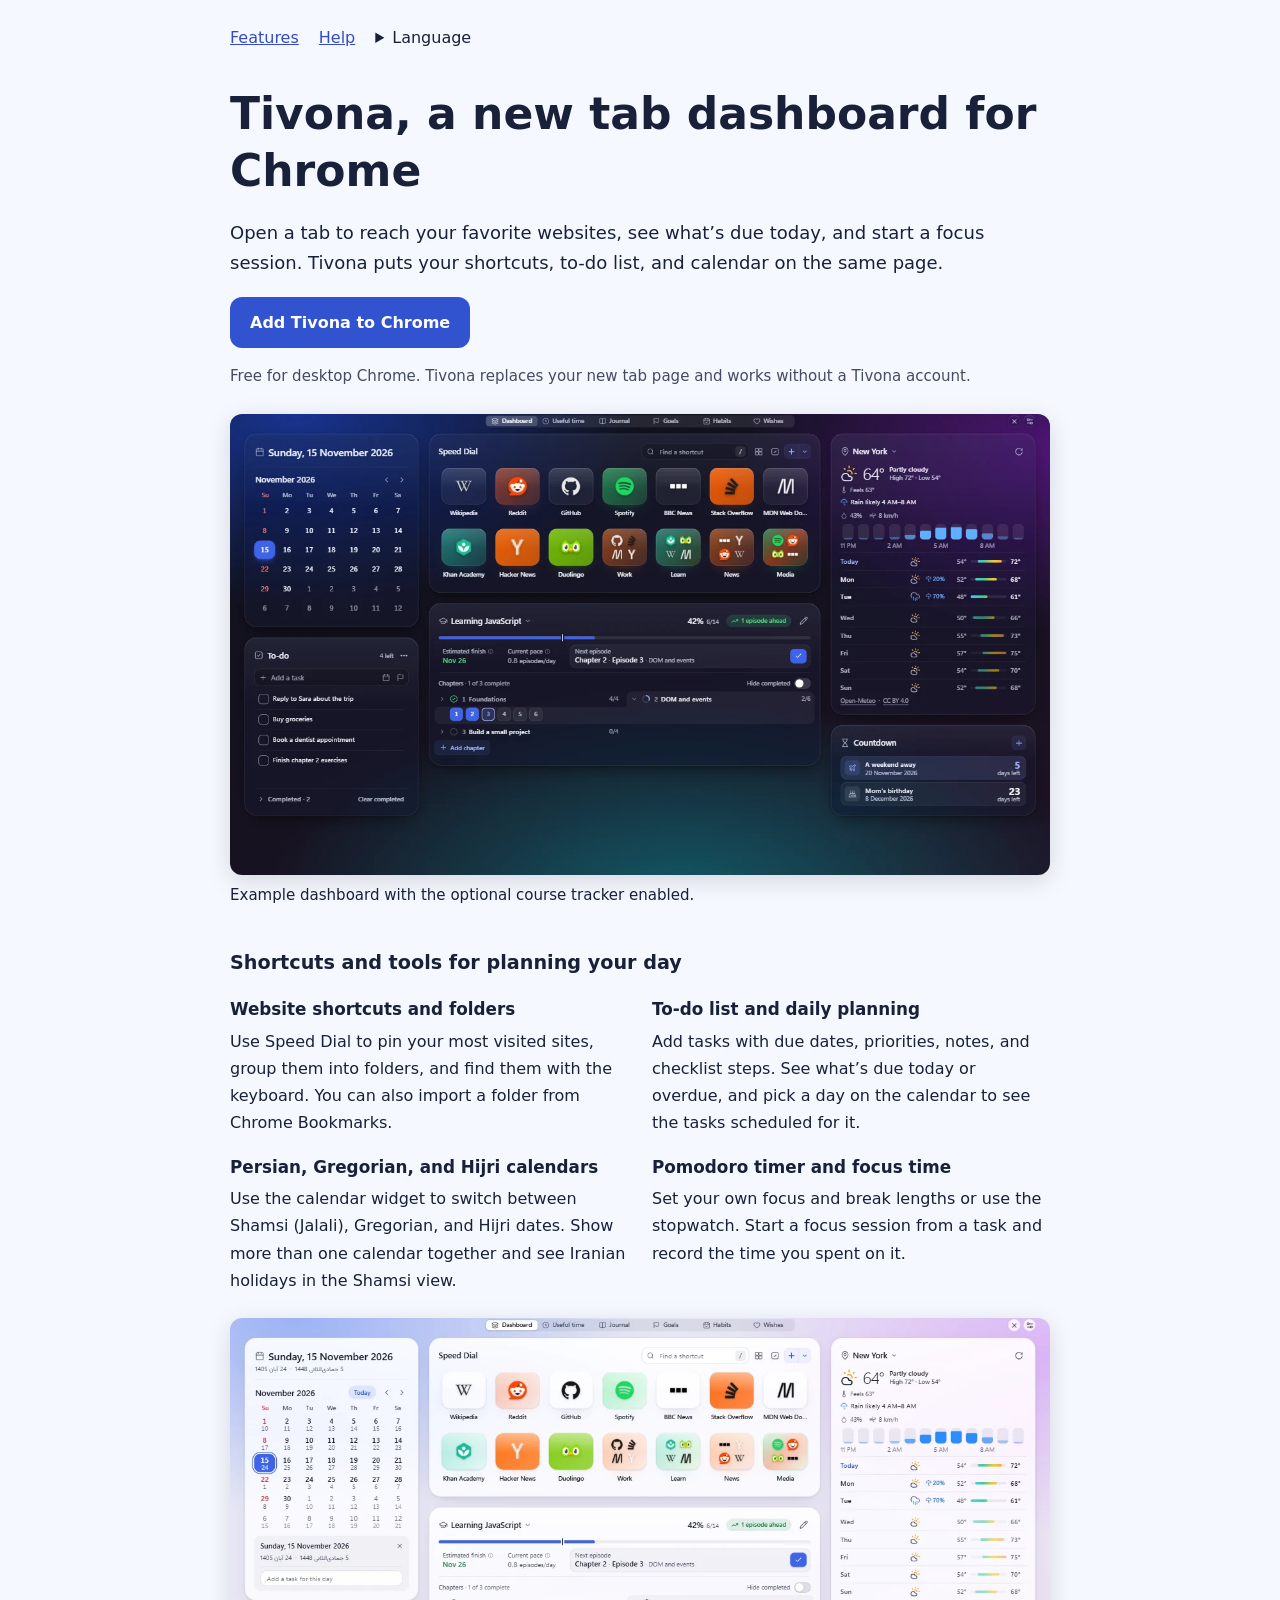
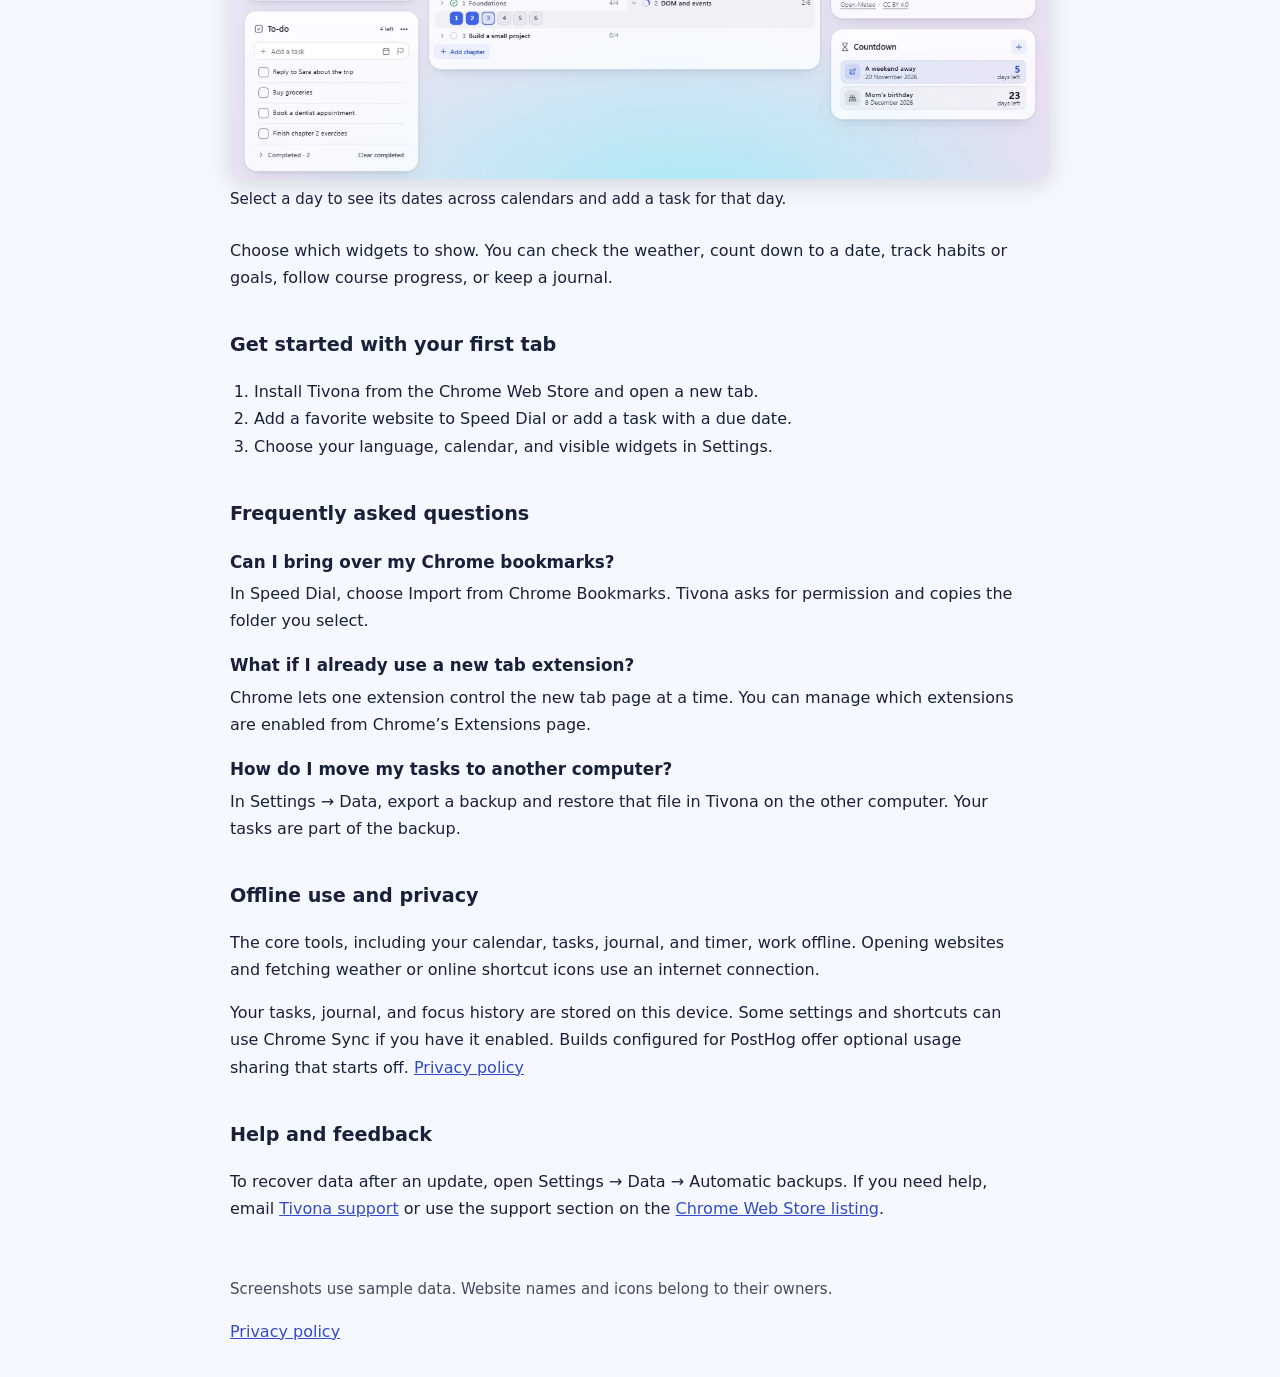
<file: index.html>
<!doctype html>
<html lang="en" dir="ltr">
<!-- Generated by npm run site from scripts/site-copy/. -->
<head>
  <meta charset="utf-8">
  <meta name="viewport" content="width=device-width, initial-scale=1">
  <title>Tivona – Chrome New Tab Dashboard &amp; Daily Planner</title>
  <meta name="description" content="Plan your day in every Chrome new tab. Tivona brings together website shortcuts, a to-do list, a calendar with Persian dates, and a Pomodoro timer.">
  <link rel="canonical" href="https://sakha1370.github.io/dial/">
  <link rel="alternate" hreflang="en" href="https://sakha1370.github.io/dial/">
  <link rel="alternate" hreflang="fa" href="https://sakha1370.github.io/dial/fa/">
  <link rel="alternate" hreflang="es" href="https://sakha1370.github.io/dial/es/">
  <link rel="alternate" hreflang="pt-BR" href="https://sakha1370.github.io/dial/pt-br/">
  <link rel="alternate" hreflang="de" href="https://sakha1370.github.io/dial/de/">
  <link rel="alternate" hreflang="tr" href="https://sakha1370.github.io/dial/tr/">
  <link rel="alternate" hreflang="ar" href="https://sakha1370.github.io/dial/ar/">
  <link rel="alternate" hreflang="ru" href="https://sakha1370.github.io/dial/ru/">
  <link rel="alternate" hreflang="zh-Hans" href="https://sakha1370.github.io/dial/zh-hans/">
  <link rel="alternate" hreflang="x-default" href="https://sakha1370.github.io/dial/">
  <meta property="og:type" content="website">
  <meta property="og:site_name" content="Tivona">
  <meta property="og:locale" content="en_US">
  <meta property="og:title" content="Tivona – Chrome New Tab Dashboard &amp; Daily Planner">
  <meta property="og:description" content="Open a Chrome tab to find your site shortcuts, today’s tasks, calendar, and Pomodoro timer.">
  <meta property="og:url" content="https://sakha1370.github.io/dial/">
  <meta property="og:image" content="https://sakha1370.github.io/dial/assets/en/dashboard.webp">
  <meta property="og:image:width" content="1280">
  <meta property="og:image:height" content="720">
  <meta property="og:image:alt" content="Tivona’s Chrome dashboard with shortcut tiles and folders, a monthly calendar, a to-do list, and a weather forecast">
  <meta name="twitter:card" content="summary_large_image">
  <link rel="icon" type="image/png" href="assets/tivona-icon.png">
  <link rel="stylesheet" href="help.css">
  <link rel="stylesheet" href="landing.css">
  <script type="application/ld+json">
{
  "@context": "https://schema.org",
  "@type": "SoftwareApplication",
  "name": "Tivona",
  "url": "https://sakha1370.github.io/dial/",
  "description": "Plan your day in every Chrome new tab. Tivona brings together website shortcuts, a to-do list, a calendar with Persian dates, and a Pomodoro timer.",
  "applicationCategory": "ProductivityApplication",
  "softwareRequirements": "Chrome ≥ 109",
  "installUrl": "https://chromewebstore.google.com/detail/aeoijkdjmndfjkkalijcjafcmhmloemh",
  "image": "https://sakha1370.github.io/dial/assets/en/dashboard.webp",
  "offers": {
    "@type": "Offer",
    "price": 0,
    "priceCurrency": "USD"
  }
}
  </script>
</head>
<body>
  <a class="skip-link" href="#main">Skip to main content</a>
  <header class="site-header">
    <nav aria-label="Site navigation">
      <a href="#features">Features</a>
      <a href="#help">Help</a>
      <details class="language-picker">
        <summary>Language</summary>
        <ul class="language-links">
          <li><a href="./" hreflang="en" lang="en" dir="ltr" aria-current="page">English</a></li>
          <li><a href="fa/" hreflang="fa" lang="fa" dir="rtl">فارسی</a></li>
          <li><a href="es/" hreflang="es" lang="es" dir="ltr">Español</a></li>
          <li><a href="pt-br/" hreflang="pt-BR" lang="pt-BR" dir="ltr">Português do Brasil</a></li>
          <li><a href="de/" hreflang="de" lang="de" dir="ltr">Deutsch</a></li>
          <li><a href="tr/" hreflang="tr" lang="tr" dir="ltr">Türkçe</a></li>
          <li><a href="ar/" hreflang="ar" lang="ar" dir="rtl">العربية</a></li>
          <li><a href="ru/" hreflang="ru" lang="ru" dir="ltr">Русский</a></li>
          <li><a href="zh-hans/" hreflang="zh-Hans" lang="zh-Hans" dir="ltr">简体中文</a></li>
        </ul>
      </details>
    </nav>
  </header>
  <main id="main" class="landing" tabindex="-1">
    <div class="hero">
      <h1>Tivona, a new tab dashboard for Chrome</h1>
      <p>Open a tab to reach your favorite websites, see what’s due today, and start a focus session. Tivona puts your shortcuts, to-do list, and calendar on the same page.</p>
      <p><a class="cta" id="install" href="https://chromewebstore.google.com/detail/aeoijkdjmndfjkkalijcjafcmhmloemh?hl=en&amp;utm_source=tivona_site&amp;utm_medium=referral&amp;utm_campaign=homepage&amp;utm_content=en">Add Tivona to Chrome</a></p>
      <p class="muted">Free for desktop Chrome. Tivona replaces your new tab page and works without a Tivona account.</p>
      <figure class="preview">
        <img src="assets/en/dashboard.webp" srcset="assets/en/dashboard-640.webp 640w, assets/en/dashboard.webp 1280w" sizes="(max-width: 868px) calc(100vw - 48px), 820px" width="1280" height="720" fetchpriority="high" decoding="async" alt="Tivona’s Chrome dashboard with shortcut tiles and folders, a monthly calendar, a to-do list, and a weather forecast">
        <figcaption>Example dashboard with the optional course tracker enabled.</figcaption>
      </figure>
    </div>

    <section aria-labelledby="features">
      <h2 id="features">Shortcuts and tools for planning your day</h2>
      <div class="features">
        <div>
          <h3>Website shortcuts and folders</h3>
          <p>Use Speed Dial to pin your most visited sites, group them into folders, and find them with the keyboard. You can also import a folder from Chrome Bookmarks.</p>
        </div>
        <div>
          <h3>To-do list and daily planning</h3>
          <p>Add tasks with due dates, priorities, notes, and checklist steps. See what’s due today or overdue, and pick a day on the calendar to see the tasks scheduled for it.</p>
        </div>
        <div>
          <h3>Persian, Gregorian, and Hijri calendars</h3>
          <p>Use the calendar widget to switch between Shamsi (Jalali), Gregorian, and Hijri dates. Show more than one calendar together and see Iranian holidays in the Shamsi view.</p>
        </div>
        <div>
          <h3>Pomodoro timer and focus time</h3>
          <p>Set your own focus and break lengths or use the stopwatch. Start a focus session from a task and record the time you spent on it.</p>
        </div>
      </div>
      <figure class="preview">
        <img src="assets/en/calendars.webp" srcset="assets/en/calendars-640.webp 640w, assets/en/calendars.webp 1280w" sizes="(max-width: 868px) calc(100vw - 48px), 820px" width="1280" height="720" loading="lazy" decoding="async" alt="A selected day in Tivona’s calendar showing its Gregorian, Shamsi, and Hijri dates and an option to add a task">
        <figcaption>Select a day to see its dates across calendars and add a task for that day.</figcaption>
      </figure>
      <p>Choose which widgets to show. You can check the weather, count down to a date, track habits or goals, follow course progress, or keep a journal.</p>
    </section>

    <section aria-labelledby="getting-started">
      <h2 id="getting-started">Get started with your first tab</h2>
      <ol>
        <li>Install Tivona from the Chrome Web Store and open a new tab.</li>
        <li>Add a favorite website to Speed Dial or add a task with a due date.</li>
        <li>Choose your language, calendar, and visible widgets in Settings.</li>
      </ol>
    </section>

    <section class="faq" aria-labelledby="faq">
      <h2 id="faq">Frequently asked questions</h2>
        <div>
          <h3>Can I bring over my Chrome bookmarks?</h3>
          <p>In Speed Dial, choose Import from Chrome Bookmarks. Tivona asks for permission and copies the folder you select.</p>
        </div>
        <div>
          <h3>What if I already use a new tab extension?</h3>
          <p>Chrome lets one extension control the new tab page at a time. You can manage which extensions are enabled from Chrome’s Extensions page.</p>
        </div>
        <div>
          <h3>How do I move my tasks to another computer?</h3>
          <p>In Settings → Data, export a backup and restore that file in Tivona on the other computer. Your tasks are part of the backup.</p>
        </div>
    </section>

    <section aria-labelledby="privacy">
      <h2 id="privacy">Offline use and privacy</h2>
      <p>The core tools, including your calendar, tasks, journal, and timer, work offline. Opening websites and fetching weather or online shortcut icons use an internet connection.</p>
      <p>Your tasks, journal, and focus history are stored on this device. Some settings and shortcuts can use Chrome Sync if you have it enabled. Builds configured for PostHog offer optional usage sharing that starts off. <a href="privacy.html" hreflang="en">Privacy policy</a></p>
    </section>

    <section aria-labelledby="help">
      <h2 id="help">Help and feedback</h2>
      <p>To recover data after an update, open Settings → Data → Automatic backups. If you need help, email <a href="mailto:sakha1370@gmail.com">Tivona support</a> or use the support section on the <a href="https://chromewebstore.google.com/detail/aeoijkdjmndfjkkalijcjafcmhmloemh?hl=en">Chrome Web Store listing</a>.</p>
    </section>
  </main>
  <footer class="site-footer">
    <p class="muted">Screenshots use sample data. Website names and icons belong to their owners.</p>
    <a href="privacy.html" hreflang="en">Privacy policy</a>
  </footer>
</body>
</html>
</file>
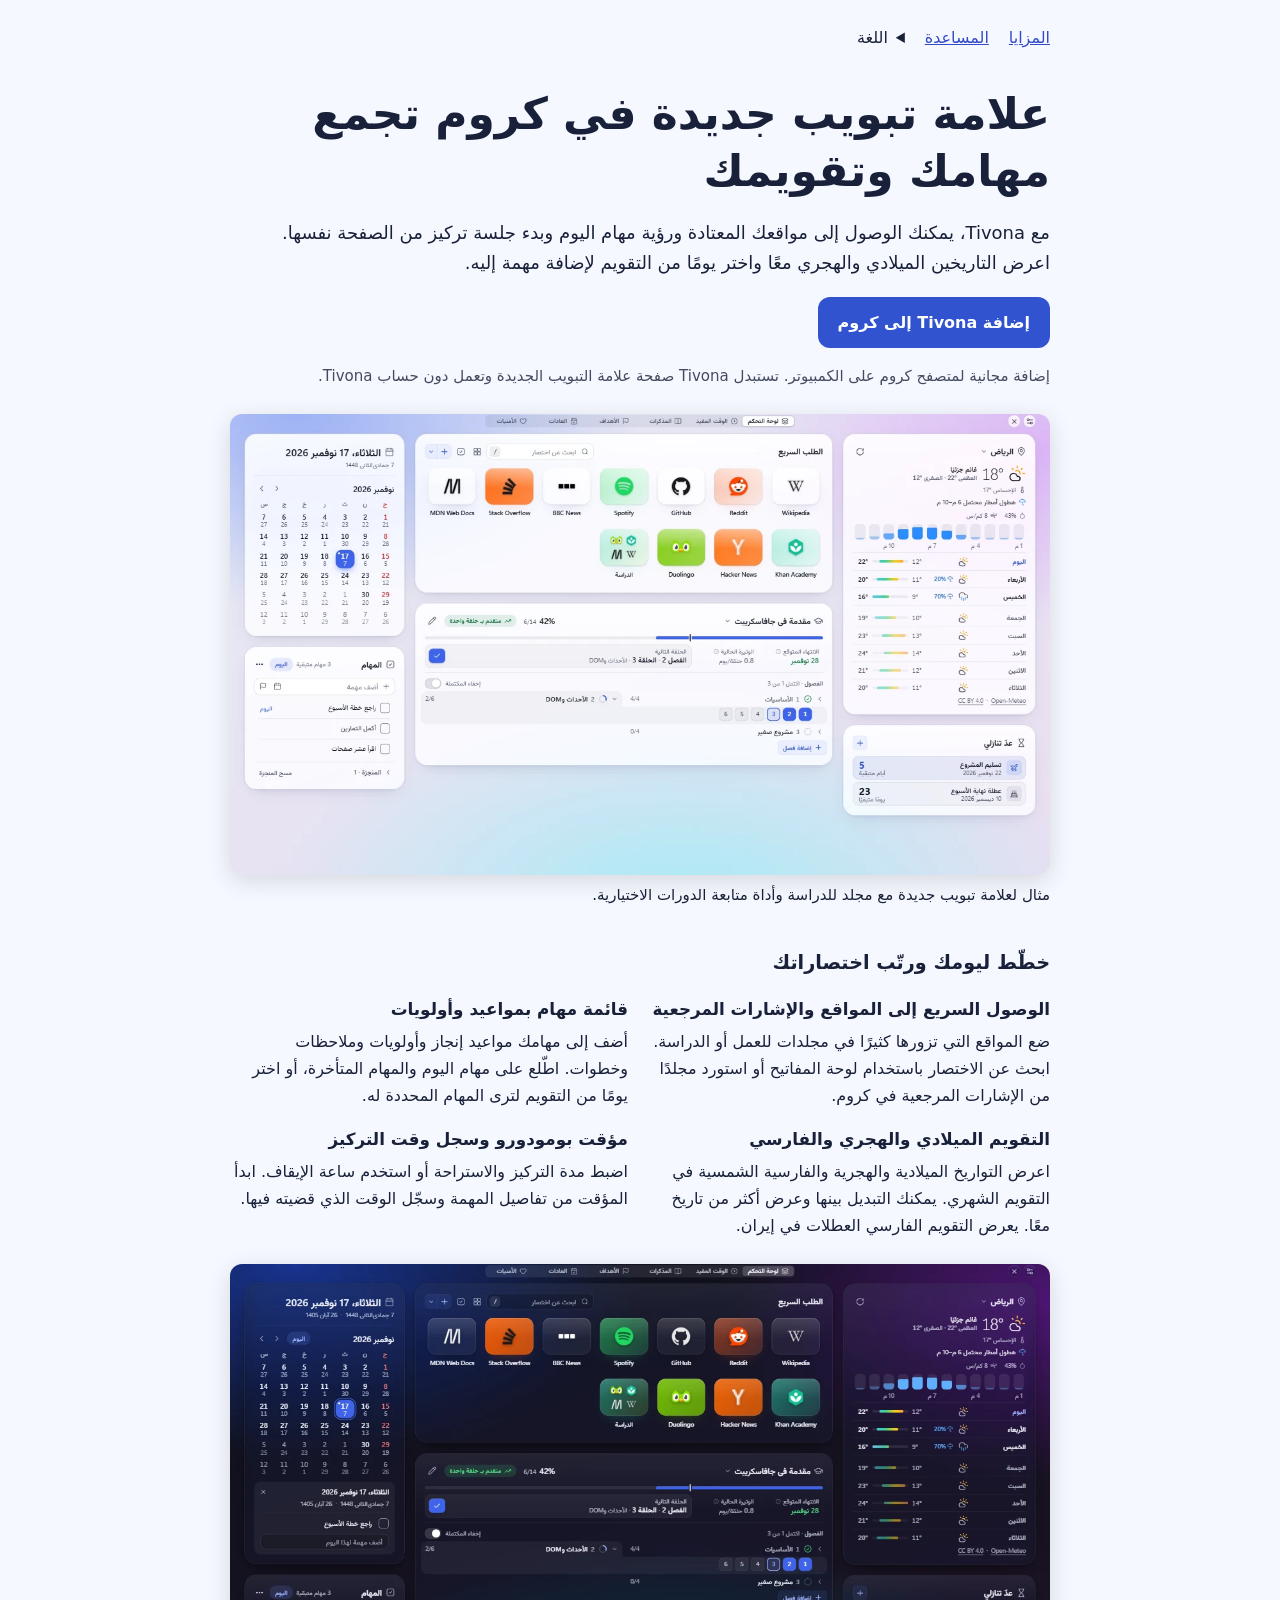
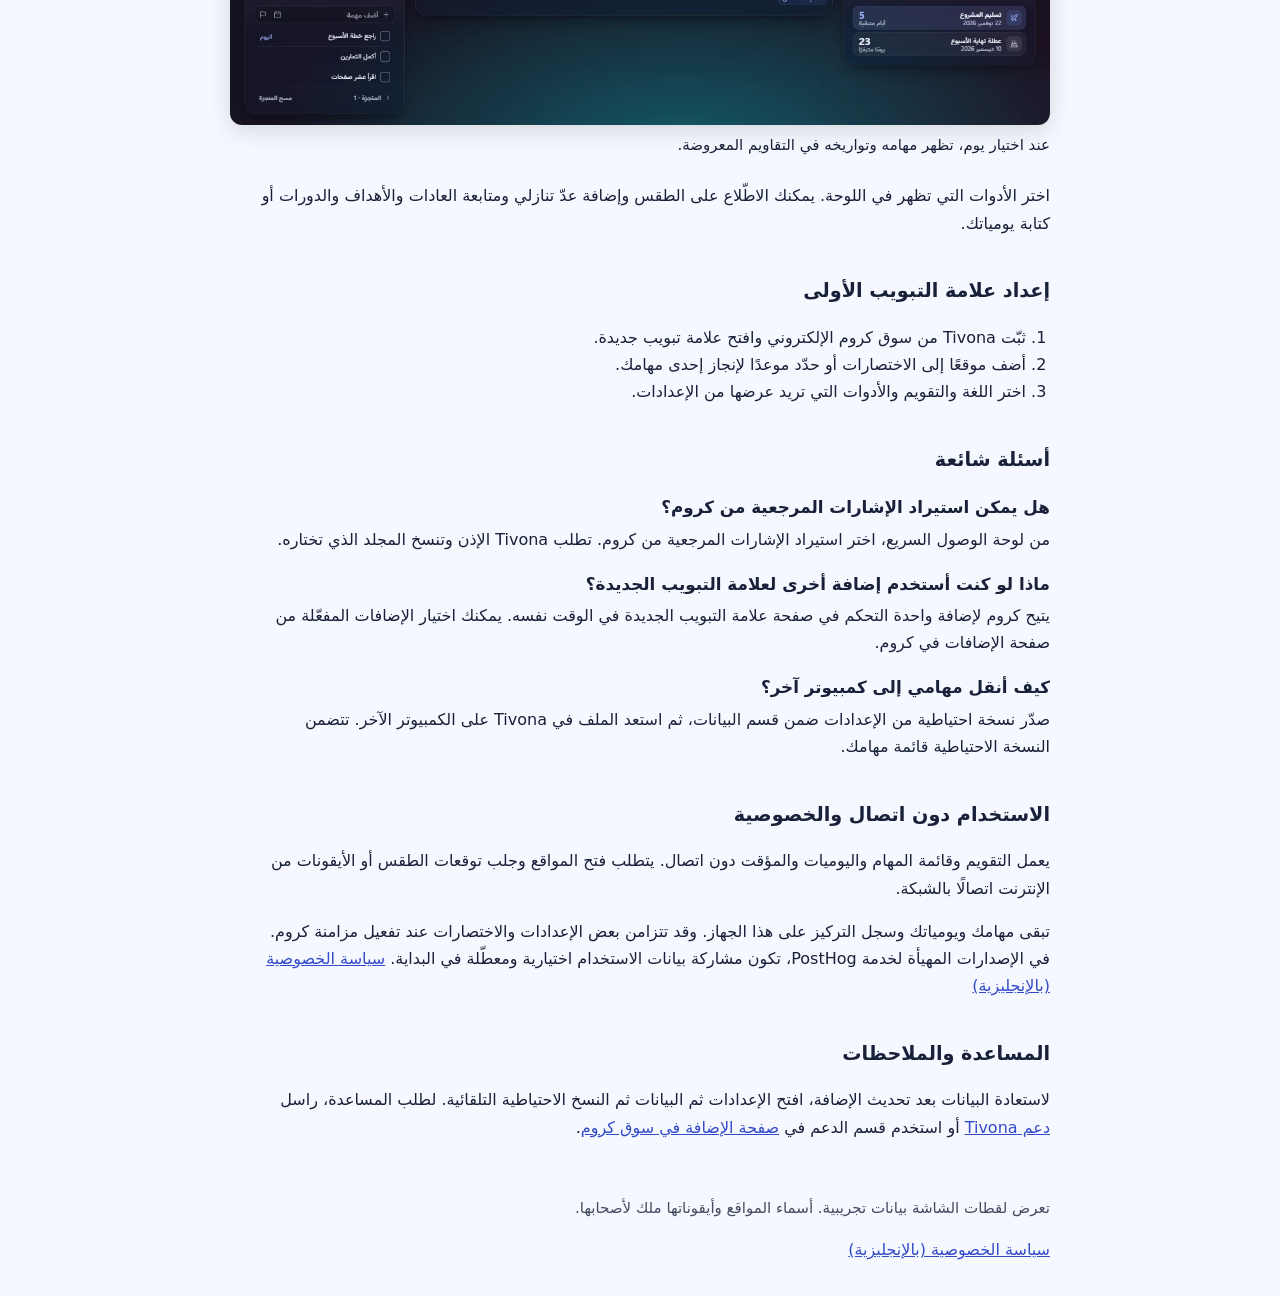
<file: ar/index.html>
<!doctype html>
<html lang="ar" dir="rtl">
<!-- Generated by npm run site from scripts/site-copy/. -->
<head>
  <meta charset="utf-8">
  <meta name="viewport" content="width=device-width, initial-scale=1">
  <title>Tivona | علامة تبويب جديدة في كروم مع المهام والتقويم</title>
  <meta name="description" content="نظّم يومك في كل علامة تبويب جديدة في كروم. اجمع اختصارات المواقع وقائمة المهام والتقويم الميلادي والهجري ومؤقت بومودورو في صفحة واحدة.">
  <link rel="canonical" href="https://sakha1370.github.io/dial/ar/">
  <link rel="alternate" hreflang="en" href="https://sakha1370.github.io/dial/">
  <link rel="alternate" hreflang="fa" href="https://sakha1370.github.io/dial/fa/">
  <link rel="alternate" hreflang="es" href="https://sakha1370.github.io/dial/es/">
  <link rel="alternate" hreflang="pt-BR" href="https://sakha1370.github.io/dial/pt-br/">
  <link rel="alternate" hreflang="de" href="https://sakha1370.github.io/dial/de/">
  <link rel="alternate" hreflang="tr" href="https://sakha1370.github.io/dial/tr/">
  <link rel="alternate" hreflang="ar" href="https://sakha1370.github.io/dial/ar/">
  <link rel="alternate" hreflang="ru" href="https://sakha1370.github.io/dial/ru/">
  <link rel="alternate" hreflang="zh-Hans" href="https://sakha1370.github.io/dial/zh-hans/">
  <link rel="alternate" hreflang="x-default" href="https://sakha1370.github.io/dial/">
  <meta property="og:type" content="website">
  <meta property="og:site_name" content="Tivona">
  <meta property="og:locale" content="ar_SA">
  <meta property="og:title" content="Tivona | علامة تبويب جديدة في كروم مع المهام والتقويم">
  <meta property="og:description" content="اطّلع على مهام اليوم والتاريخين الميلادي والهجري وافتح مواقعك المفضلة من علامة تبويب جديدة.">
  <meta property="og:url" content="https://sakha1370.github.io/dial/ar/">
  <meta property="og:image" content="https://sakha1370.github.io/dial/assets/ar/dashboard.webp">
  <meta property="og:image:width" content="1280">
  <meta property="og:image:height" content="720">
  <meta property="og:image:alt" content="واجهة Tivona بالعربية مع اختصارات المواقع والتقويم الشهري وقائمة المهام وتوقعات الطقس">
  <meta name="twitter:card" content="summary_large_image">
  <link rel="icon" type="image/png" href="../assets/tivona-icon.png">
  <link rel="stylesheet" href="../help.css">
  <link rel="stylesheet" href="../landing.css">
  <script type="application/ld+json">
{
  "@context": "https://schema.org",
  "@type": "SoftwareApplication",
  "name": "Tivona",
  "url": "https://sakha1370.github.io/dial/ar/",
  "description": "نظّم يومك في كل علامة تبويب جديدة في كروم. اجمع اختصارات المواقع وقائمة المهام والتقويم الميلادي والهجري ومؤقت بومودورو في صفحة واحدة.",
  "applicationCategory": "ProductivityApplication",
  "softwareRequirements": "Chrome ≥ 109",
  "installUrl": "https://chromewebstore.google.com/detail/aeoijkdjmndfjkkalijcjafcmhmloemh",
  "image": "https://sakha1370.github.io/dial/assets/ar/dashboard.webp",
  "offers": {
    "@type": "Offer",
    "price": 0,
    "priceCurrency": "USD"
  }
}
  </script>
</head>
<body>
  <a class="skip-link" href="#main">انتقل إلى المحتوى الرئيسي</a>
  <header class="site-header">
    <nav aria-label="التنقّل في الموقع">
      <a href="#features">المزايا</a>
      <a href="#help">المساعدة</a>
      <details class="language-picker">
        <summary>اللغة</summary>
        <ul class="language-links">
          <li><a href="../" hreflang="en" lang="en" dir="ltr">English</a></li>
          <li><a href="../fa/" hreflang="fa" lang="fa" dir="rtl">فارسی</a></li>
          <li><a href="../es/" hreflang="es" lang="es" dir="ltr">Español</a></li>
          <li><a href="../pt-br/" hreflang="pt-BR" lang="pt-BR" dir="ltr">Português do Brasil</a></li>
          <li><a href="../de/" hreflang="de" lang="de" dir="ltr">Deutsch</a></li>
          <li><a href="../tr/" hreflang="tr" lang="tr" dir="ltr">Türkçe</a></li>
          <li><a href="../ar/" hreflang="ar" lang="ar" dir="rtl" aria-current="page">العربية</a></li>
          <li><a href="../ru/" hreflang="ru" lang="ru" dir="ltr">Русский</a></li>
          <li><a href="../zh-hans/" hreflang="zh-Hans" lang="zh-Hans" dir="ltr">简体中文</a></li>
        </ul>
      </details>
    </nav>
  </header>
  <main id="main" class="landing" tabindex="-1">
    <div class="hero">
      <h1>علامة تبويب جديدة في كروم تجمع مهامك وتقويمك</h1>
      <p>مع Tivona، يمكنك الوصول إلى مواقعك المعتادة ورؤية مهام اليوم وبدء جلسة تركيز من الصفحة نفسها. اعرض التاريخين الميلادي والهجري معًا واختر يومًا من التقويم لإضافة مهمة إليه.</p>
      <p><a class="cta" id="install" href="https://chromewebstore.google.com/detail/aeoijkdjmndfjkkalijcjafcmhmloemh?hl=ar&amp;utm_source=tivona_site&amp;utm_medium=referral&amp;utm_campaign=homepage&amp;utm_content=ar">إضافة Tivona إلى كروم</a></p>
      <p class="muted">إضافة مجانية لمتصفح كروم على الكمبيوتر. تستبدل Tivona صفحة علامة التبويب الجديدة وتعمل دون حساب Tivona.</p>
      <figure class="preview">
        <img src="../assets/ar/dashboard.webp" srcset="../assets/ar/dashboard-640.webp 640w, ../assets/ar/dashboard.webp 1280w" sizes="(max-width: 868px) calc(100vw - 48px), 820px" width="1280" height="720" fetchpriority="high" decoding="async" alt="واجهة Tivona بالعربية مع اختصارات المواقع والتقويم الشهري وقائمة المهام وتوقعات الطقس">
        <figcaption>مثال لعلامة تبويب جديدة مع مجلد للدراسة وأداة متابعة الدورات الاختيارية.</figcaption>
      </figure>
    </div>

    <section aria-labelledby="features">
      <h2 id="features">خطّط ليومك ورتّب اختصاراتك</h2>
      <div class="features">
        <div>
          <h3>الوصول السريع إلى المواقع والإشارات المرجعية</h3>
          <p>ضع المواقع التي تزورها كثيرًا في مجلدات للعمل أو الدراسة. ابحث عن الاختصار باستخدام لوحة المفاتيح أو استورد مجلدًا من الإشارات المرجعية في كروم.</p>
        </div>
        <div>
          <h3>قائمة مهام بمواعيد وأولويات</h3>
          <p>أضف إلى مهامك مواعيد إنجاز وأولويات وملاحظات وخطوات. اطّلع على مهام اليوم والمهام المتأخرة، أو اختر يومًا من التقويم لترى المهام المحددة له.</p>
        </div>
        <div>
          <h3>التقويم الميلادي والهجري والفارسي</h3>
          <p>اعرض التواريخ الميلادية والهجرية والفارسية الشمسية في التقويم الشهري. يمكنك التبديل بينها وعرض أكثر من تاريخ معًا. يعرض التقويم الفارسي العطلات في إيران.</p>
        </div>
        <div>
          <h3>مؤقت بومودورو وسجل وقت التركيز</h3>
          <p>اضبط مدة التركيز والاستراحة أو استخدم ساعة الإيقاف. ابدأ المؤقت من تفاصيل المهمة وسجّل الوقت الذي قضيته فيها.</p>
        </div>
      </div>
      <figure class="preview">
        <img src="../assets/ar/calendars.webp" srcset="../assets/ar/calendars-640.webp 640w, ../assets/ar/calendars.webp 1280w" sizes="(max-width: 868px) calc(100vw - 48px), 820px" width="1280" height="720" loading="lazy" decoding="async" alt="يوم محدد في تقويم Tivona يعرض التواريخ المقابلة في تقاويم مختلفة ومهمة مجدولة">
        <figcaption>عند اختيار يوم، تظهر مهامه وتواريخه في التقاويم المعروضة.</figcaption>
      </figure>
      <p>اختر الأدوات التي تظهر في اللوحة. يمكنك الاطّلاع على الطقس وإضافة عدّ تنازلي ومتابعة العادات والأهداف والدورات أو كتابة يومياتك.</p>
    </section>

    <section aria-labelledby="getting-started">
      <h2 id="getting-started">إعداد علامة التبويب الأولى</h2>
      <ol>
        <li>ثبّت Tivona من سوق كروم الإلكتروني وافتح علامة تبويب جديدة.</li>
        <li>أضف موقعًا إلى الاختصارات أو حدّد موعدًا لإنجاز إحدى مهامك.</li>
        <li>اختر اللغة والتقويم والأدوات التي تريد عرضها من الإعدادات.</li>
      </ol>
    </section>

    <section class="faq" aria-labelledby="faq">
      <h2 id="faq">أسئلة شائعة</h2>
        <div>
          <h3>هل يمكن استيراد الإشارات المرجعية من كروم؟</h3>
          <p>من لوحة الوصول السريع، اختر استيراد الإشارات المرجعية من كروم. تطلب Tivona الإذن وتنسخ المجلد الذي تختاره.</p>
        </div>
        <div>
          <h3>ماذا لو كنت أستخدم إضافة أخرى لعلامة التبويب الجديدة؟</h3>
          <p>يتيح كروم لإضافة واحدة التحكم في صفحة علامة التبويب الجديدة في الوقت نفسه. يمكنك اختيار الإضافات المفعّلة من صفحة الإضافات في كروم.</p>
        </div>
        <div>
          <h3>كيف أنقل مهامي إلى كمبيوتر آخر؟</h3>
          <p>صدّر نسخة احتياطية من الإعدادات ضمن قسم البيانات، ثم استعد الملف في Tivona على الكمبيوتر الآخر. تتضمن النسخة الاحتياطية قائمة مهامك.</p>
        </div>
    </section>

    <section aria-labelledby="privacy">
      <h2 id="privacy">الاستخدام دون اتصال والخصوصية</h2>
      <p>يعمل التقويم وقائمة المهام واليوميات والمؤقت دون اتصال. يتطلب فتح المواقع وجلب توقعات الطقس أو الأيقونات من الإنترنت اتصالًا بالشبكة.</p>
      <p>تبقى مهامك ويومياتك وسجل التركيز على هذا الجهاز. وقد تتزامن بعض الإعدادات والاختصارات عند تفعيل مزامنة كروم. في الإصدارات المهيأة لخدمة PostHog، تكون مشاركة بيانات الاستخدام اختيارية ومعطّلة في البداية. <a href="../privacy.html" hreflang="en">سياسة الخصوصية (بالإنجليزية)</a></p>
    </section>

    <section aria-labelledby="help">
      <h2 id="help">المساعدة والملاحظات</h2>
      <p>لاستعادة البيانات بعد تحديث الإضافة، افتح الإعدادات ثم البيانات ثم النسخ الاحتياطية التلقائية. لطلب المساعدة، راسل <a href="mailto:sakha1370@gmail.com">دعم Tivona</a> أو استخدم قسم الدعم في <a href="https://chromewebstore.google.com/detail/aeoijkdjmndfjkkalijcjafcmhmloemh?hl=ar">صفحة الإضافة في سوق كروم</a>.</p>
    </section>
  </main>
  <footer class="site-footer">
    <p class="muted">تعرض لقطات الشاشة بيانات تجريبية. أسماء المواقع وأيقوناتها ملك لأصحابها.</p>
    <a href="../privacy.html" hreflang="en">سياسة الخصوصية (بالإنجليزية)</a>
  </footer>
</body>
</html>
</file>
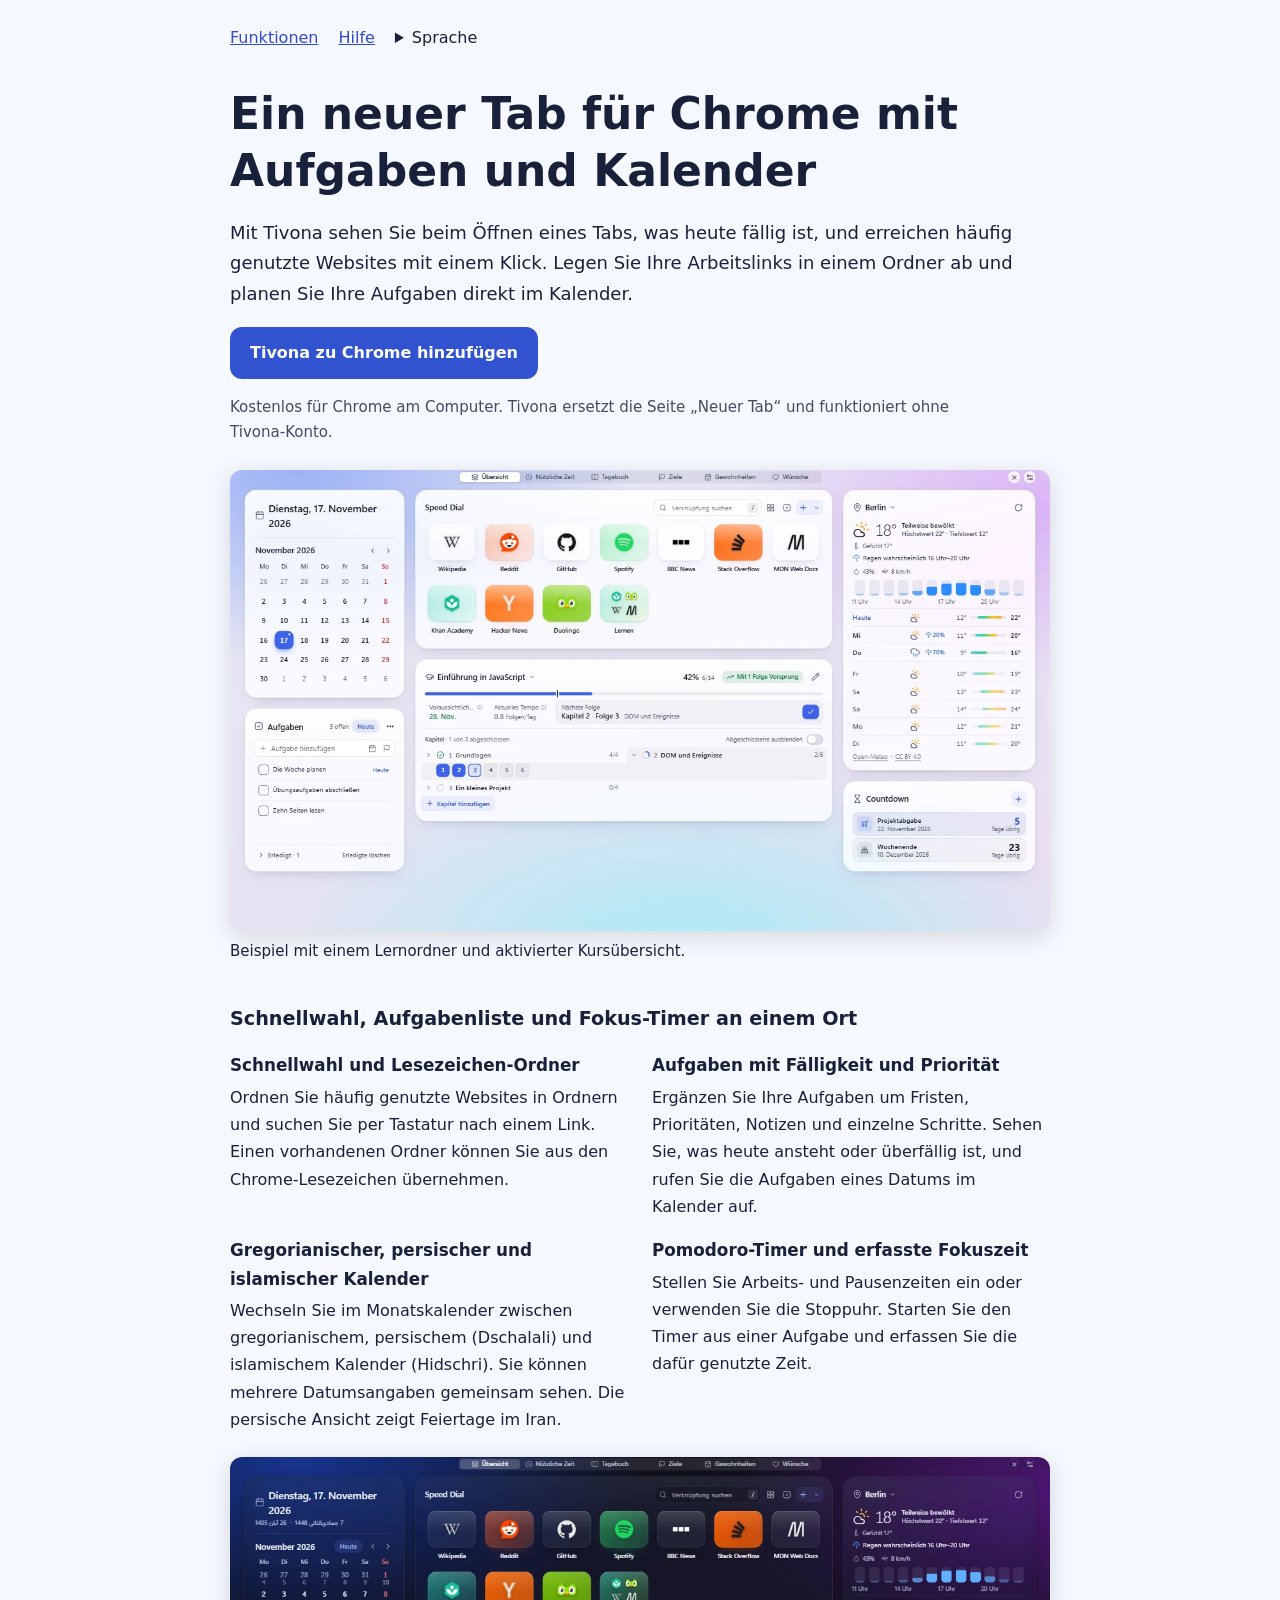
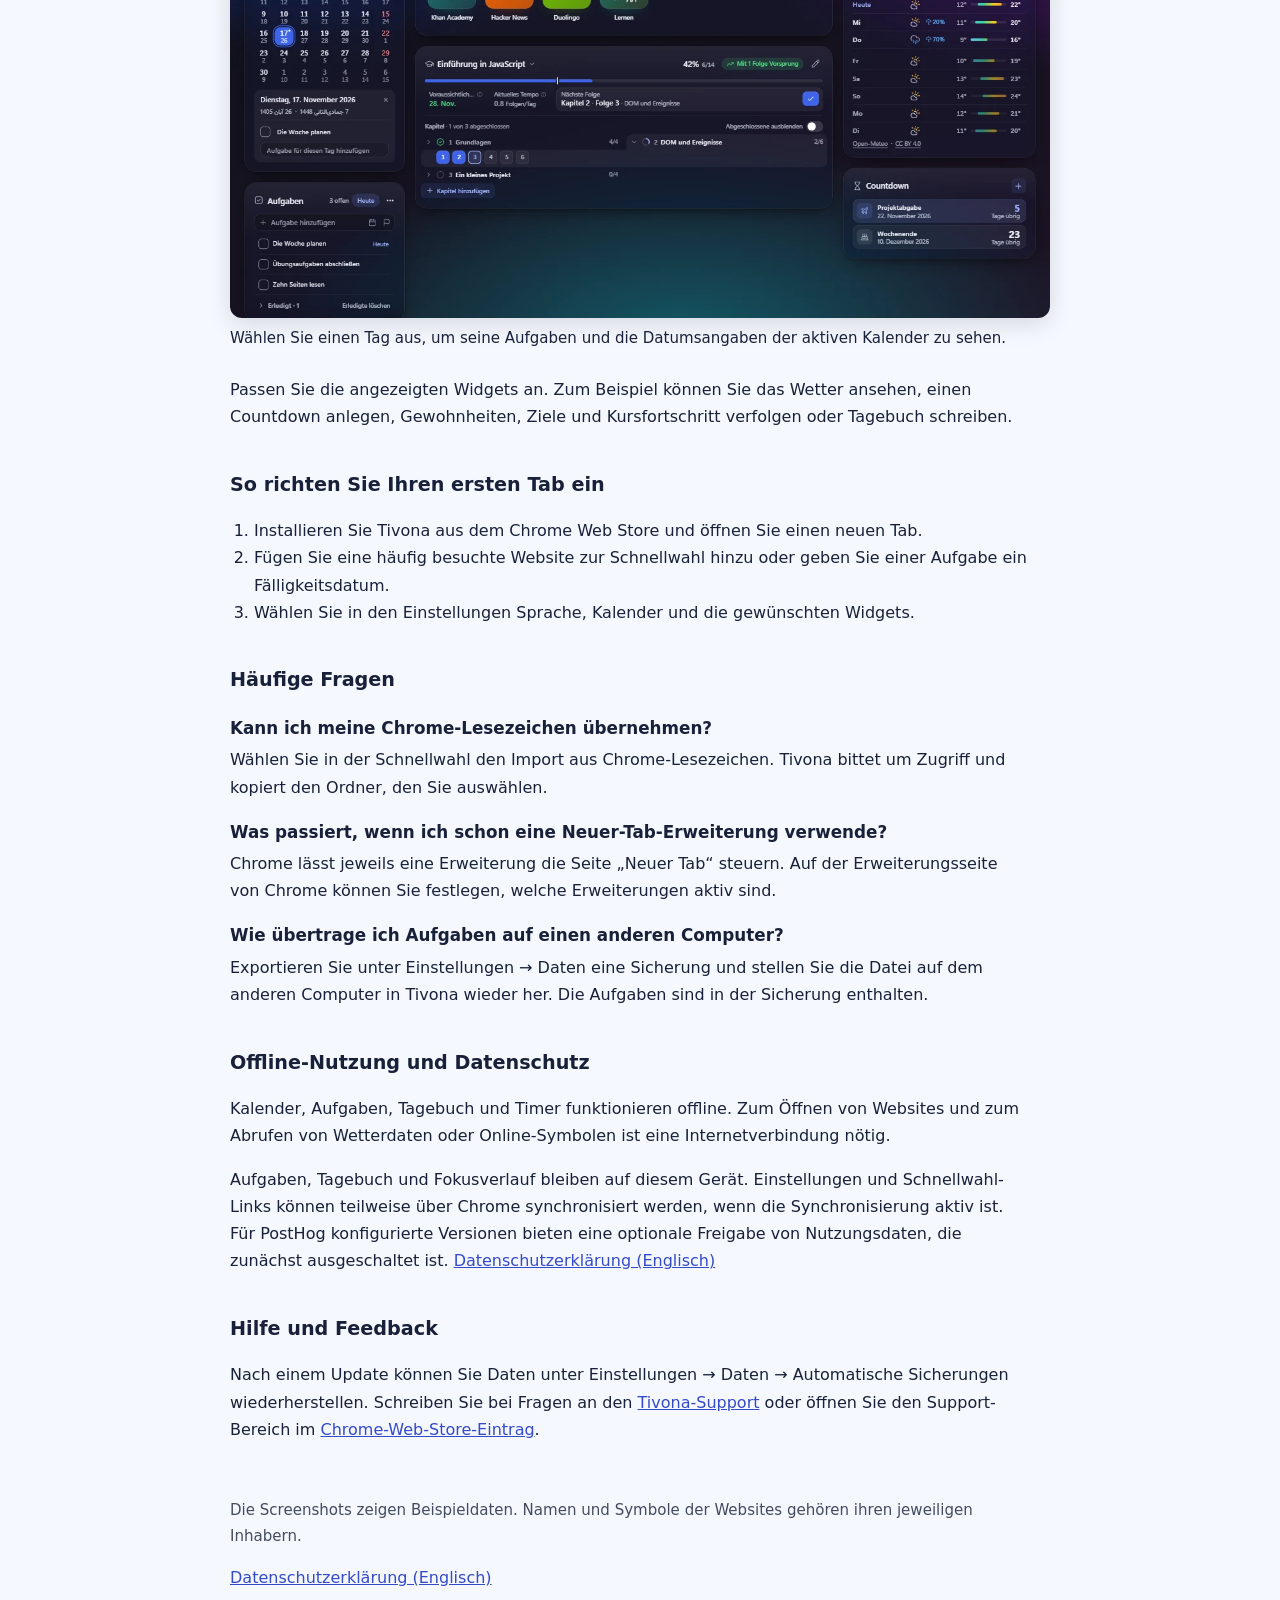
<file: de/index.html>
<!doctype html>
<html lang="de" dir="ltr">
<!-- Generated by npm run site from scripts/site-copy/. -->
<head>
  <meta charset="utf-8">
  <meta name="viewport" content="width=device-width, initial-scale=1">
  <title>Tivona | Neuer Tab für Chrome mit Aufgaben und Kalender</title>
  <meta name="description" content="Machen Sie den neuen Tab in Chrome zur Startseite mit Lesezeichen-Ordnern, Aufgabenliste, Kalender und Pomodoro-Timer. Tivona ist kostenlos für Chrome am Computer.">
  <link rel="canonical" href="https://sakha1370.github.io/dial/de/">
  <link rel="alternate" hreflang="en" href="https://sakha1370.github.io/dial/">
  <link rel="alternate" hreflang="fa" href="https://sakha1370.github.io/dial/fa/">
  <link rel="alternate" hreflang="es" href="https://sakha1370.github.io/dial/es/">
  <link rel="alternate" hreflang="pt-BR" href="https://sakha1370.github.io/dial/pt-br/">
  <link rel="alternate" hreflang="de" href="https://sakha1370.github.io/dial/de/">
  <link rel="alternate" hreflang="tr" href="https://sakha1370.github.io/dial/tr/">
  <link rel="alternate" hreflang="ar" href="https://sakha1370.github.io/dial/ar/">
  <link rel="alternate" hreflang="ru" href="https://sakha1370.github.io/dial/ru/">
  <link rel="alternate" hreflang="zh-Hans" href="https://sakha1370.github.io/dial/zh-hans/">
  <link rel="alternate" hreflang="x-default" href="https://sakha1370.github.io/dial/">
  <meta property="og:type" content="website">
  <meta property="og:site_name" content="Tivona">
  <meta property="og:locale" content="de_DE">
  <meta property="og:title" content="Tivona | Neuer Tab für Chrome mit Aufgaben und Kalender">
  <meta property="og:description" content="Öffnen Sie einen neuen Chrome-Tab und sehen Sie Ihre wichtigsten Links, fällige Aufgaben und den Kalender.">
  <meta property="og:url" content="https://sakha1370.github.io/dial/de/">
  <meta property="og:image" content="https://sakha1370.github.io/dial/assets/de/dashboard.webp">
  <meta property="og:image:width" content="1280">
  <meta property="og:image:height" content="720">
  <meta property="og:image:alt" content="Tivona auf Deutsch mit Schnellwahl-Kacheln, Monatskalender, Aufgabenliste und Wettervorhersage">
  <meta name="twitter:card" content="summary_large_image">
  <link rel="icon" type="image/png" href="../assets/tivona-icon.png">
  <link rel="stylesheet" href="../help.css">
  <link rel="stylesheet" href="../landing.css">
  <script type="application/ld+json">
{
  "@context": "https://schema.org",
  "@type": "SoftwareApplication",
  "name": "Tivona",
  "url": "https://sakha1370.github.io/dial/de/",
  "description": "Machen Sie den neuen Tab in Chrome zur Startseite mit Lesezeichen-Ordnern, Aufgabenliste, Kalender und Pomodoro-Timer. Tivona ist kostenlos für Chrome am Computer.",
  "applicationCategory": "ProductivityApplication",
  "softwareRequirements": "Chrome ≥ 109",
  "installUrl": "https://chromewebstore.google.com/detail/aeoijkdjmndfjkkalijcjafcmhmloemh",
  "image": "https://sakha1370.github.io/dial/assets/de/dashboard.webp",
  "offers": {
    "@type": "Offer",
    "price": 0,
    "priceCurrency": "USD"
  }
}
  </script>
</head>
<body>
  <a class="skip-link" href="#main">Zum Hauptinhalt springen</a>
  <header class="site-header">
    <nav aria-label="Seitennavigation">
      <a href="#features">Funktionen</a>
      <a href="#help">Hilfe</a>
      <details class="language-picker">
        <summary>Sprache</summary>
        <ul class="language-links">
          <li><a href="../" hreflang="en" lang="en" dir="ltr">English</a></li>
          <li><a href="../fa/" hreflang="fa" lang="fa" dir="rtl">فارسی</a></li>
          <li><a href="../es/" hreflang="es" lang="es" dir="ltr">Español</a></li>
          <li><a href="../pt-br/" hreflang="pt-BR" lang="pt-BR" dir="ltr">Português do Brasil</a></li>
          <li><a href="../de/" hreflang="de" lang="de" dir="ltr" aria-current="page">Deutsch</a></li>
          <li><a href="../tr/" hreflang="tr" lang="tr" dir="ltr">Türkçe</a></li>
          <li><a href="../ar/" hreflang="ar" lang="ar" dir="rtl">العربية</a></li>
          <li><a href="../ru/" hreflang="ru" lang="ru" dir="ltr">Русский</a></li>
          <li><a href="../zh-hans/" hreflang="zh-Hans" lang="zh-Hans" dir="ltr">简体中文</a></li>
        </ul>
      </details>
    </nav>
  </header>
  <main id="main" class="landing" tabindex="-1">
    <div class="hero">
      <h1>Ein neuer Tab für Chrome mit Aufgaben und Kalender</h1>
      <p>Mit Tivona sehen Sie beim Öffnen eines Tabs, was heute fällig ist, und erreichen häufig genutzte Websites mit einem Klick. Legen Sie Ihre Arbeitslinks in einem Ordner ab und planen Sie Ihre Aufgaben direkt im Kalender.</p>
      <p><a class="cta" id="install" href="https://chromewebstore.google.com/detail/aeoijkdjmndfjkkalijcjafcmhmloemh?hl=de&amp;utm_source=tivona_site&amp;utm_medium=referral&amp;utm_campaign=homepage&amp;utm_content=de">Tivona zu Chrome hinzufügen</a></p>
      <p class="muted">Kostenlos für Chrome am Computer. Tivona ersetzt die Seite „Neuer Tab“ und funktioniert ohne Tivona-Konto.</p>
      <figure class="preview">
        <img src="../assets/de/dashboard.webp" srcset="../assets/de/dashboard-640.webp 640w, ../assets/de/dashboard.webp 1280w" sizes="(max-width: 868px) calc(100vw - 48px), 820px" width="1280" height="720" fetchpriority="high" decoding="async" alt="Tivona auf Deutsch mit Schnellwahl-Kacheln, Monatskalender, Aufgabenliste und Wettervorhersage">
        <figcaption>Beispiel mit einem Lernordner und aktivierter Kursübersicht.</figcaption>
      </figure>
    </div>

    <section aria-labelledby="features">
      <h2 id="features">Schnellwahl, Aufgabenliste und Fokus-Timer an einem Ort</h2>
      <div class="features">
        <div>
          <h3>Schnellwahl und Lesezeichen-Ordner</h3>
          <p>Ordnen Sie häufig genutzte Websites in Ordnern und suchen Sie per Tastatur nach einem Link. Einen vorhandenen Ordner können Sie aus den Chrome-Lesezeichen übernehmen.</p>
        </div>
        <div>
          <h3>Aufgaben mit Fälligkeit und Priorität</h3>
          <p>Ergänzen Sie Ihre Aufgaben um Fristen, Prioritäten, Notizen und einzelne Schritte. Sehen Sie, was heute ansteht oder überfällig ist, und rufen Sie die Aufgaben eines Datums im Kalender auf.</p>
        </div>
        <div>
          <h3>Gregorianischer, persischer und islamischer Kalender</h3>
          <p>Wechseln Sie im Monatskalender zwischen gregorianischem, persischem (Dschalali) und islamischem Kalender (Hidschri). Sie können mehrere Datumsangaben gemeinsam sehen. Die persische Ansicht zeigt Feiertage im Iran.</p>
        </div>
        <div>
          <h3>Pomodoro-Timer und erfasste Fokuszeit</h3>
          <p>Stellen Sie Arbeits- und Pausenzeiten ein oder verwenden Sie die Stoppuhr. Starten Sie den Timer aus einer Aufgabe und erfassen Sie die dafür genutzte Zeit.</p>
        </div>
      </div>
      <figure class="preview">
        <img src="../assets/de/calendars.webp" srcset="../assets/de/calendars-640.webp 640w, ../assets/de/calendars.webp 1280w" sizes="(max-width: 868px) calc(100vw - 48px), 820px" width="1280" height="720" loading="lazy" decoding="async" alt="Ausgewählter Tag im Tivona-Kalender mit mehreren Datumsangaben und einer geplanten Aufgabe">
        <figcaption>Wählen Sie einen Tag aus, um seine Aufgaben und die Datumsangaben der aktiven Kalender zu sehen.</figcaption>
      </figure>
      <p>Passen Sie die angezeigten Widgets an. Zum Beispiel können Sie das Wetter ansehen, einen Countdown anlegen, Gewohnheiten, Ziele und Kursfortschritt verfolgen oder Tagebuch schreiben.</p>
    </section>

    <section aria-labelledby="getting-started">
      <h2 id="getting-started">So richten Sie Ihren ersten Tab ein</h2>
      <ol>
        <li>Installieren Sie Tivona aus dem Chrome Web Store und öffnen Sie einen neuen Tab.</li>
        <li>Fügen Sie eine häufig besuchte Website zur Schnellwahl hinzu oder geben Sie einer Aufgabe ein Fälligkeitsdatum.</li>
        <li>Wählen Sie in den Einstellungen Sprache, Kalender und die gewünschten Widgets.</li>
      </ol>
    </section>

    <section class="faq" aria-labelledby="faq">
      <h2 id="faq">Häufige Fragen</h2>
        <div>
          <h3>Kann ich meine Chrome-Lesezeichen übernehmen?</h3>
          <p>Wählen Sie in der Schnellwahl den Import aus Chrome-Lesezeichen. Tivona bittet um Zugriff und kopiert den Ordner, den Sie auswählen.</p>
        </div>
        <div>
          <h3>Was passiert, wenn ich schon eine Neuer-Tab-Erweiterung verwende?</h3>
          <p>Chrome lässt jeweils eine Erweiterung die Seite „Neuer Tab“ steuern. Auf der Erweiterungsseite von Chrome können Sie festlegen, welche Erweiterungen aktiv sind.</p>
        </div>
        <div>
          <h3>Wie übertrage ich Aufgaben auf einen anderen Computer?</h3>
          <p>Exportieren Sie unter Einstellungen → Daten eine Sicherung und stellen Sie die Datei auf dem anderen Computer in Tivona wieder her. Die Aufgaben sind in der Sicherung enthalten.</p>
        </div>
    </section>

    <section aria-labelledby="privacy">
      <h2 id="privacy">Offline-Nutzung und Datenschutz</h2>
      <p>Kalender, Aufgaben, Tagebuch und Timer funktionieren offline. Zum Öffnen von Websites und zum Abrufen von Wetterdaten oder Online-Symbolen ist eine Internetverbindung nötig.</p>
      <p>Aufgaben, Tagebuch und Fokusverlauf bleiben auf diesem Gerät. Einstellungen und Schnellwahl-Links können teilweise über Chrome synchronisiert werden, wenn die Synchronisierung aktiv ist. Für PostHog konfigurierte Versionen bieten eine optionale Freigabe von Nutzungsdaten, die zunächst ausgeschaltet ist. <a href="../privacy.html" hreflang="en">Datenschutzerklärung (Englisch)</a></p>
    </section>

    <section aria-labelledby="help">
      <h2 id="help">Hilfe und Feedback</h2>
      <p>Nach einem Update können Sie Daten unter Einstellungen → Daten → Automatische Sicherungen wiederherstellen. Schreiben Sie bei Fragen an den <a href="mailto:sakha1370@gmail.com">Tivona-Support</a> oder öffnen Sie den Support-Bereich im <a href="https://chromewebstore.google.com/detail/aeoijkdjmndfjkkalijcjafcmhmloemh?hl=de">Chrome-Web-Store-Eintrag</a>.</p>
    </section>
  </main>
  <footer class="site-footer">
    <p class="muted">Die Screenshots zeigen Beispieldaten. Namen und Symbole der Websites gehören ihren jeweiligen Inhabern.</p>
    <a href="../privacy.html" hreflang="en">Datenschutzerklärung (Englisch)</a>
  </footer>
</body>
</html>
</file>
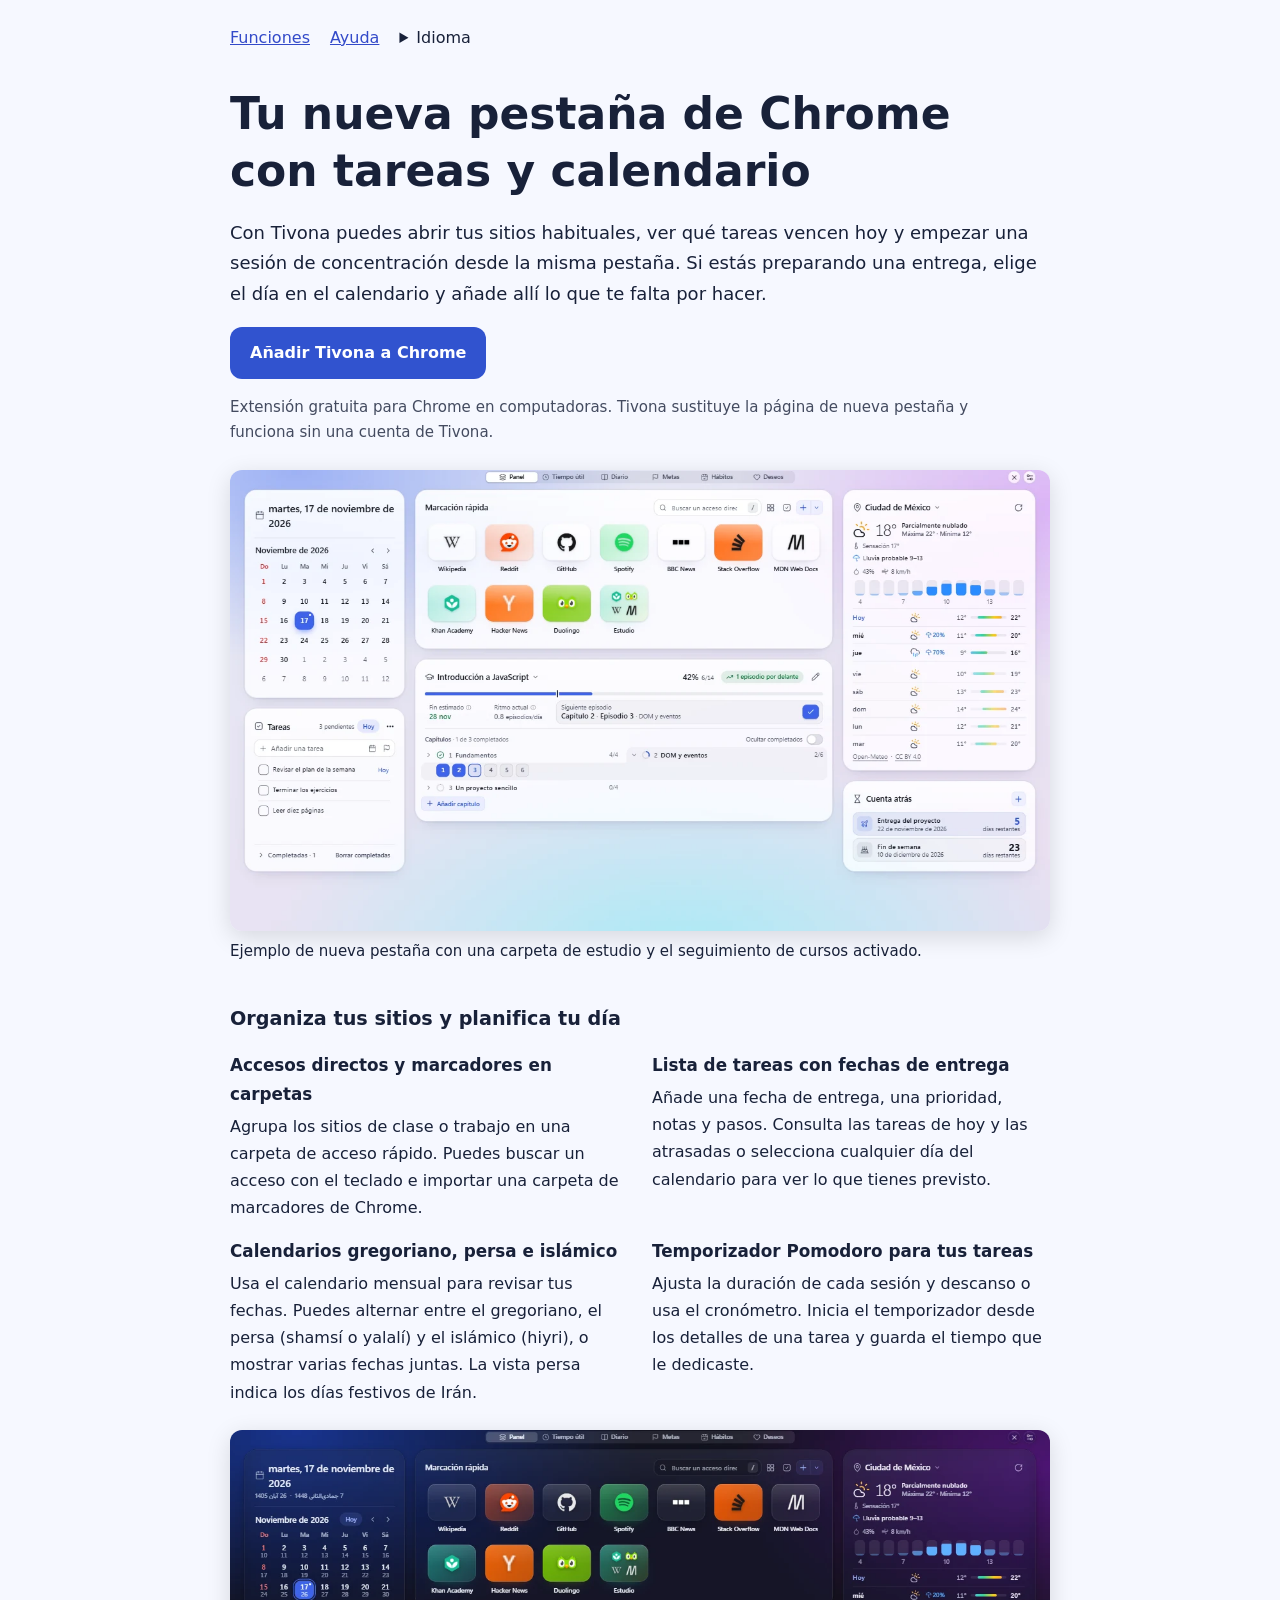
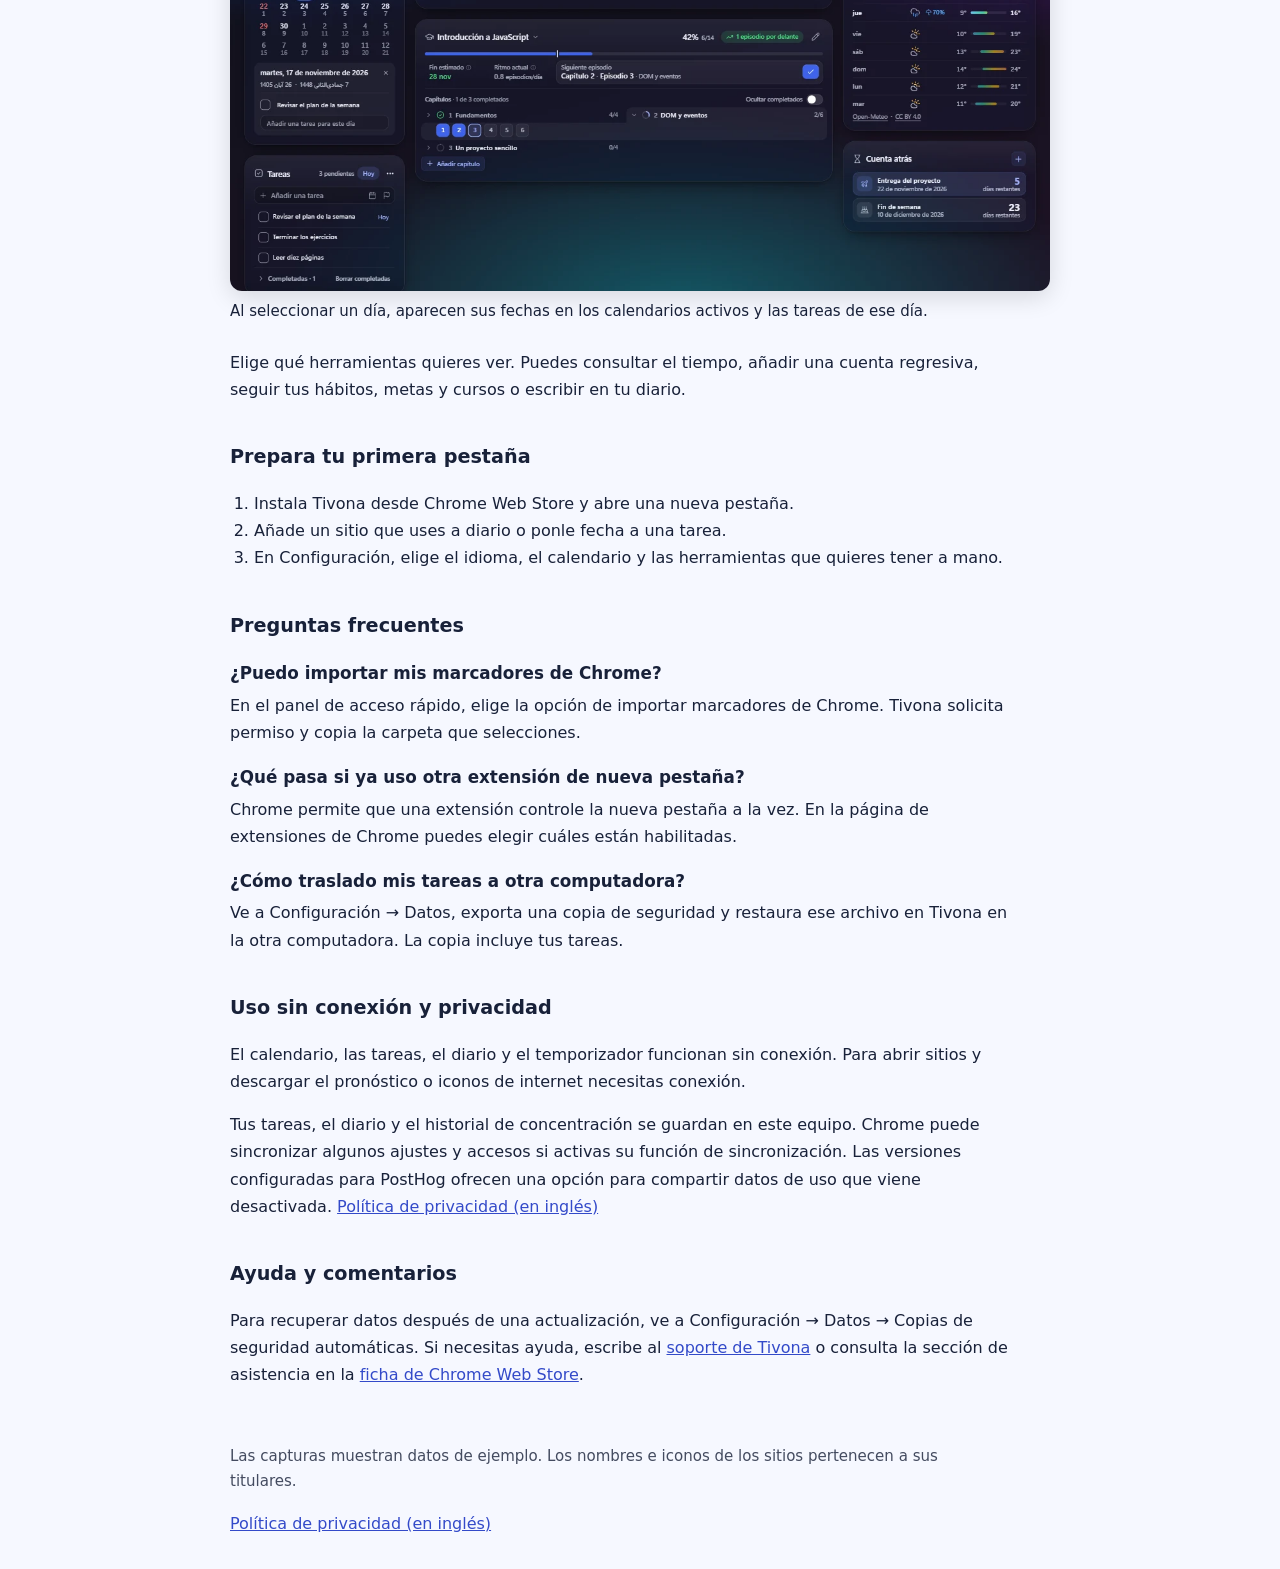
<file: es/index.html>
<!doctype html>
<html lang="es" dir="ltr">
<!-- Generated by npm run site from scripts/site-copy/. -->
<head>
  <meta charset="utf-8">
  <meta name="viewport" content="width=device-width, initial-scale=1">
  <title>Tivona | Nueva pestaña de Chrome con tareas y calendario</title>
  <meta name="description" content="Organiza tu día en cada nueva pestaña de Chrome con accesos directos, una lista de tareas con fechas de entrega, un calendario y un temporizador Pomodoro.">
  <link rel="canonical" href="https://sakha1370.github.io/dial/es/">
  <link rel="alternate" hreflang="en" href="https://sakha1370.github.io/dial/">
  <link rel="alternate" hreflang="fa" href="https://sakha1370.github.io/dial/fa/">
  <link rel="alternate" hreflang="es" href="https://sakha1370.github.io/dial/es/">
  <link rel="alternate" hreflang="pt-BR" href="https://sakha1370.github.io/dial/pt-br/">
  <link rel="alternate" hreflang="de" href="https://sakha1370.github.io/dial/de/">
  <link rel="alternate" hreflang="tr" href="https://sakha1370.github.io/dial/tr/">
  <link rel="alternate" hreflang="ar" href="https://sakha1370.github.io/dial/ar/">
  <link rel="alternate" hreflang="ru" href="https://sakha1370.github.io/dial/ru/">
  <link rel="alternate" hreflang="zh-Hans" href="https://sakha1370.github.io/dial/zh-hans/">
  <link rel="alternate" hreflang="x-default" href="https://sakha1370.github.io/dial/">
  <meta property="og:type" content="website">
  <meta property="og:site_name" content="Tivona">
  <meta property="og:locale" content="es_MX">
  <meta property="og:title" content="Tivona | Nueva pestaña de Chrome con tareas y calendario">
  <meta property="og:description" content="Abre una nueva pestaña para ver tus tareas de hoy, tus sitios favoritos y el temporizador Pomodoro.">
  <meta property="og:url" content="https://sakha1370.github.io/dial/es/">
  <meta property="og:image" content="https://sakha1370.github.io/dial/assets/es/dashboard.webp">
  <meta property="og:image:width" content="1280">
  <meta property="og:image:height" content="720">
  <meta property="og:image:alt" content="Panel de Tivona en español con accesos directos, calendario mensual, tareas y pronóstico del tiempo">
  <meta name="twitter:card" content="summary_large_image">
  <link rel="icon" type="image/png" href="../assets/tivona-icon.png">
  <link rel="stylesheet" href="../help.css">
  <link rel="stylesheet" href="../landing.css">
  <script type="application/ld+json">
{
  "@context": "https://schema.org",
  "@type": "SoftwareApplication",
  "name": "Tivona",
  "url": "https://sakha1370.github.io/dial/es/",
  "description": "Organiza tu día en cada nueva pestaña de Chrome con accesos directos, una lista de tareas con fechas de entrega, un calendario y un temporizador Pomodoro.",
  "applicationCategory": "ProductivityApplication",
  "softwareRequirements": "Chrome ≥ 109",
  "installUrl": "https://chromewebstore.google.com/detail/aeoijkdjmndfjkkalijcjafcmhmloemh",
  "image": "https://sakha1370.github.io/dial/assets/es/dashboard.webp",
  "offers": {
    "@type": "Offer",
    "price": 0,
    "priceCurrency": "USD"
  }
}
  </script>
</head>
<body>
  <a class="skip-link" href="#main">Ir al contenido principal</a>
  <header class="site-header">
    <nav aria-label="Navegación del sitio">
      <a href="#features">Funciones</a>
      <a href="#help">Ayuda</a>
      <details class="language-picker">
        <summary>Idioma</summary>
        <ul class="language-links">
          <li><a href="../" hreflang="en" lang="en" dir="ltr">English</a></li>
          <li><a href="../fa/" hreflang="fa" lang="fa" dir="rtl">فارسی</a></li>
          <li><a href="../es/" hreflang="es" lang="es" dir="ltr" aria-current="page">Español</a></li>
          <li><a href="../pt-br/" hreflang="pt-BR" lang="pt-BR" dir="ltr">Português do Brasil</a></li>
          <li><a href="../de/" hreflang="de" lang="de" dir="ltr">Deutsch</a></li>
          <li><a href="../tr/" hreflang="tr" lang="tr" dir="ltr">Türkçe</a></li>
          <li><a href="../ar/" hreflang="ar" lang="ar" dir="rtl">العربية</a></li>
          <li><a href="../ru/" hreflang="ru" lang="ru" dir="ltr">Русский</a></li>
          <li><a href="../zh-hans/" hreflang="zh-Hans" lang="zh-Hans" dir="ltr">简体中文</a></li>
        </ul>
      </details>
    </nav>
  </header>
  <main id="main" class="landing" tabindex="-1">
    <div class="hero">
      <h1>Tu nueva pestaña de Chrome con tareas y calendario</h1>
      <p>Con Tivona puedes abrir tus sitios habituales, ver qué tareas vencen hoy y empezar una sesión de concentración desde la misma pestaña. Si estás preparando una entrega, elige el día en el calendario y añade allí lo que te falta por hacer.</p>
      <p><a class="cta" id="install" href="https://chromewebstore.google.com/detail/aeoijkdjmndfjkkalijcjafcmhmloemh?hl=es&amp;utm_source=tivona_site&amp;utm_medium=referral&amp;utm_campaign=homepage&amp;utm_content=es">Añadir Tivona a Chrome</a></p>
      <p class="muted">Extensión gratuita para Chrome en computadoras. Tivona sustituye la página de nueva pestaña y funciona sin una cuenta de Tivona.</p>
      <figure class="preview">
        <img src="../assets/es/dashboard.webp" srcset="../assets/es/dashboard-640.webp 640w, ../assets/es/dashboard.webp 1280w" sizes="(max-width: 868px) calc(100vw - 48px), 820px" width="1280" height="720" fetchpriority="high" decoding="async" alt="Panel de Tivona en español con accesos directos, calendario mensual, tareas y pronóstico del tiempo">
        <figcaption>Ejemplo de nueva pestaña con una carpeta de estudio y el seguimiento de cursos activado.</figcaption>
      </figure>
    </div>

    <section aria-labelledby="features">
      <h2 id="features">Organiza tus sitios y planifica tu día</h2>
      <div class="features">
        <div>
          <h3>Accesos directos y marcadores en carpetas</h3>
          <p>Agrupa los sitios de clase o trabajo en una carpeta de acceso rápido. Puedes buscar un acceso con el teclado e importar una carpeta de marcadores de Chrome.</p>
        </div>
        <div>
          <h3>Lista de tareas con fechas de entrega</h3>
          <p>Añade una fecha de entrega, una prioridad, notas y pasos. Consulta las tareas de hoy y las atrasadas o selecciona cualquier día del calendario para ver lo que tienes previsto.</p>
        </div>
        <div>
          <h3>Calendarios gregoriano, persa e islámico</h3>
          <p>Usa el calendario mensual para revisar tus fechas. Puedes alternar entre el gregoriano, el persa (shamsí o yalalí) y el islámico (hiyri), o mostrar varias fechas juntas. La vista persa indica los días festivos de Irán.</p>
        </div>
        <div>
          <h3>Temporizador Pomodoro para tus tareas</h3>
          <p>Ajusta la duración de cada sesión y descanso o usa el cronómetro. Inicia el temporizador desde los detalles de una tarea y guarda el tiempo que le dedicaste.</p>
        </div>
      </div>
      <figure class="preview">
        <img src="../assets/es/calendars.webp" srcset="../assets/es/calendars-640.webp 640w, ../assets/es/calendars.webp 1280w" sizes="(max-width: 868px) calc(100vw - 48px), 820px" width="1280" height="720" loading="lazy" decoding="async" alt="Día seleccionado en el calendario de Tivona con las fechas equivalentes y una tarea programada">
        <figcaption>Al seleccionar un día, aparecen sus fechas en los calendarios activos y las tareas de ese día.</figcaption>
      </figure>
      <p>Elige qué herramientas quieres ver. Puedes consultar el tiempo, añadir una cuenta regresiva, seguir tus hábitos, metas y cursos o escribir en tu diario.</p>
    </section>

    <section aria-labelledby="getting-started">
      <h2 id="getting-started">Prepara tu primera pestaña</h2>
      <ol>
        <li>Instala Tivona desde Chrome Web Store y abre una nueva pestaña.</li>
        <li>Añade un sitio que uses a diario o ponle fecha a una tarea.</li>
        <li>En Configuración, elige el idioma, el calendario y las herramientas que quieres tener a mano.</li>
      </ol>
    </section>

    <section class="faq" aria-labelledby="faq">
      <h2 id="faq">Preguntas frecuentes</h2>
        <div>
          <h3>¿Puedo importar mis marcadores de Chrome?</h3>
          <p>En el panel de acceso rápido, elige la opción de importar marcadores de Chrome. Tivona solicita permiso y copia la carpeta que selecciones.</p>
        </div>
        <div>
          <h3>¿Qué pasa si ya uso otra extensión de nueva pestaña?</h3>
          <p>Chrome permite que una extensión controle la nueva pestaña a la vez. En la página de extensiones de Chrome puedes elegir cuáles están habilitadas.</p>
        </div>
        <div>
          <h3>¿Cómo traslado mis tareas a otra computadora?</h3>
          <p>Ve a Configuración → Datos, exporta una copia de seguridad y restaura ese archivo en Tivona en la otra computadora. La copia incluye tus tareas.</p>
        </div>
    </section>

    <section aria-labelledby="privacy">
      <h2 id="privacy">Uso sin conexión y privacidad</h2>
      <p>El calendario, las tareas, el diario y el temporizador funcionan sin conexión. Para abrir sitios y descargar el pronóstico o iconos de internet necesitas conexión.</p>
      <p>Tus tareas, el diario y el historial de concentración se guardan en este equipo. Chrome puede sincronizar algunos ajustes y accesos si activas su función de sincronización. Las versiones configuradas para PostHog ofrecen una opción para compartir datos de uso que viene desactivada. <a href="../privacy.html" hreflang="en">Política de privacidad (en inglés)</a></p>
    </section>

    <section aria-labelledby="help">
      <h2 id="help">Ayuda y comentarios</h2>
      <p>Para recuperar datos después de una actualización, ve a Configuración → Datos → Copias de seguridad automáticas. Si necesitas ayuda, escribe al <a href="mailto:sakha1370@gmail.com">soporte de Tivona</a> o consulta la sección de asistencia en la <a href="https://chromewebstore.google.com/detail/aeoijkdjmndfjkkalijcjafcmhmloemh?hl=es">ficha de Chrome Web Store</a>.</p>
    </section>
  </main>
  <footer class="site-footer">
    <p class="muted">Las capturas muestran datos de ejemplo. Los nombres e iconos de los sitios pertenecen a sus titulares.</p>
    <a href="../privacy.html" hreflang="en">Política de privacidad (en inglés)</a>
  </footer>
</body>
</html>
</file>
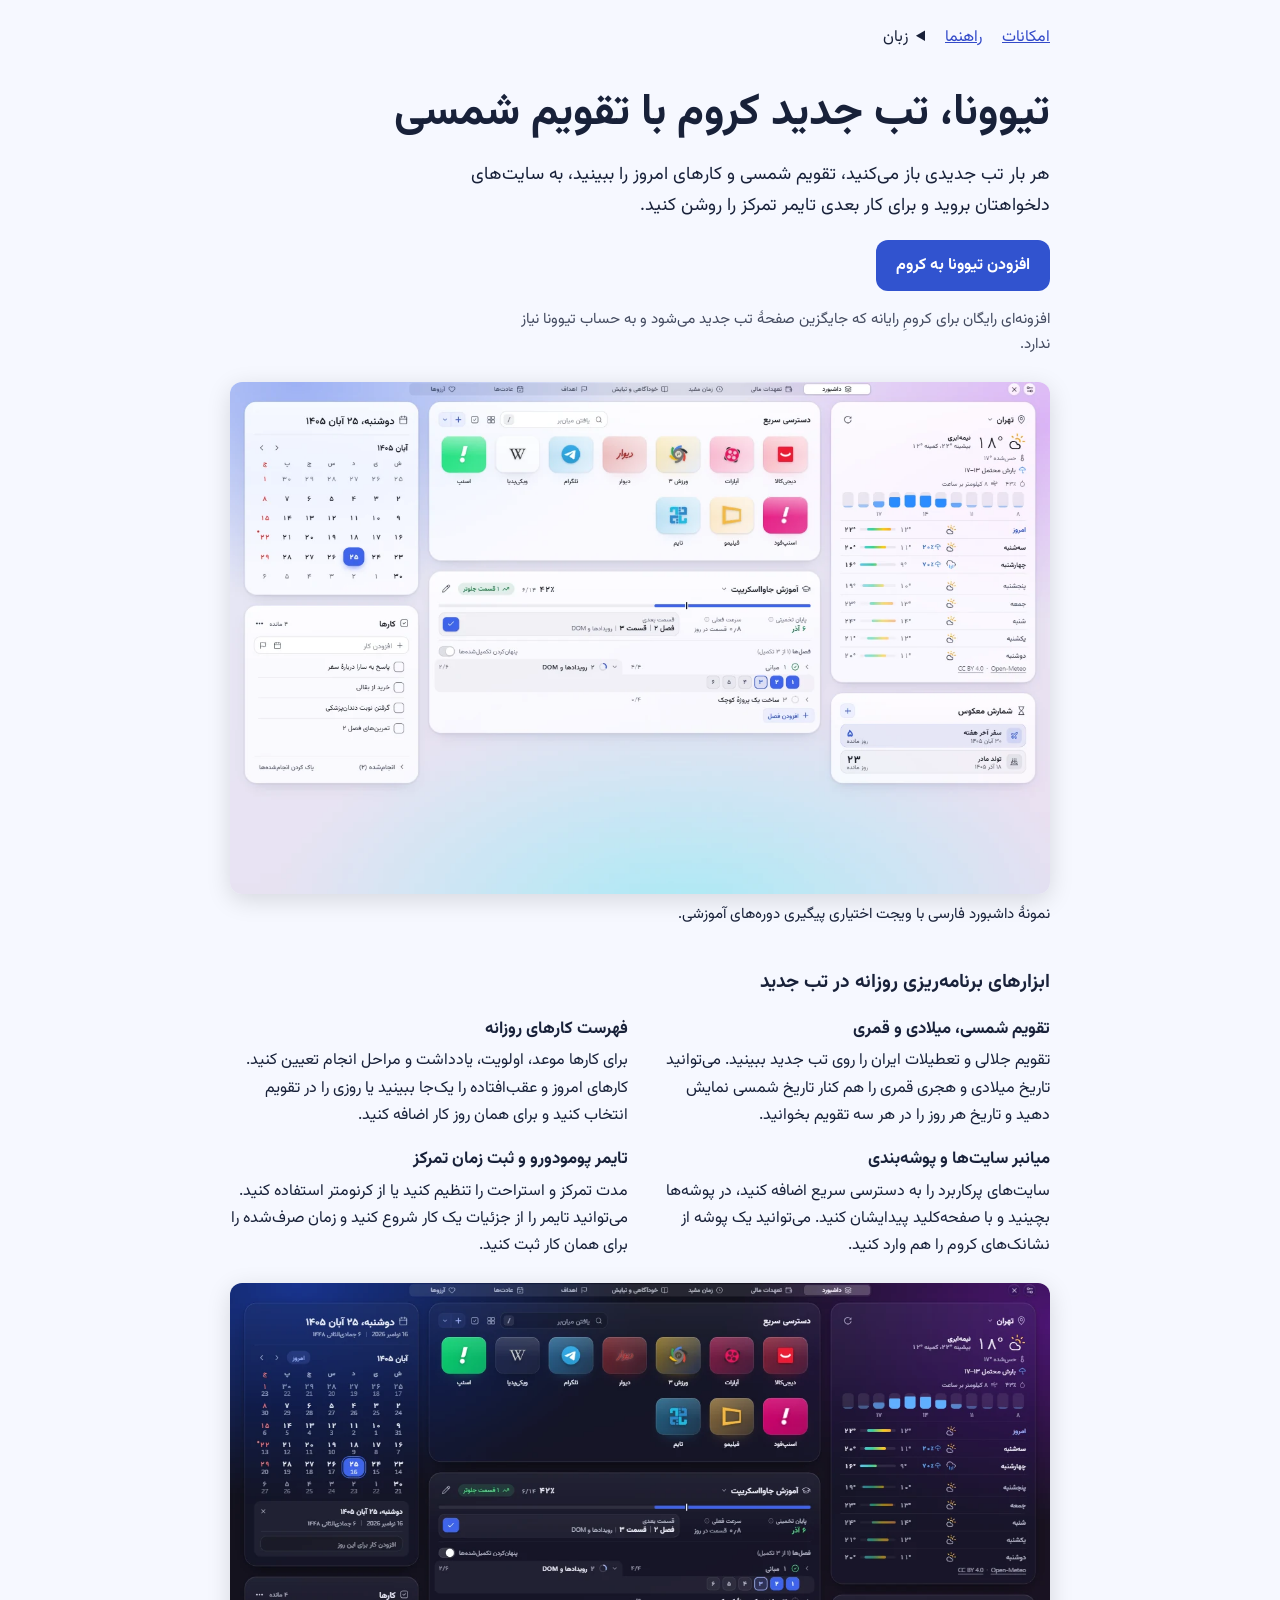
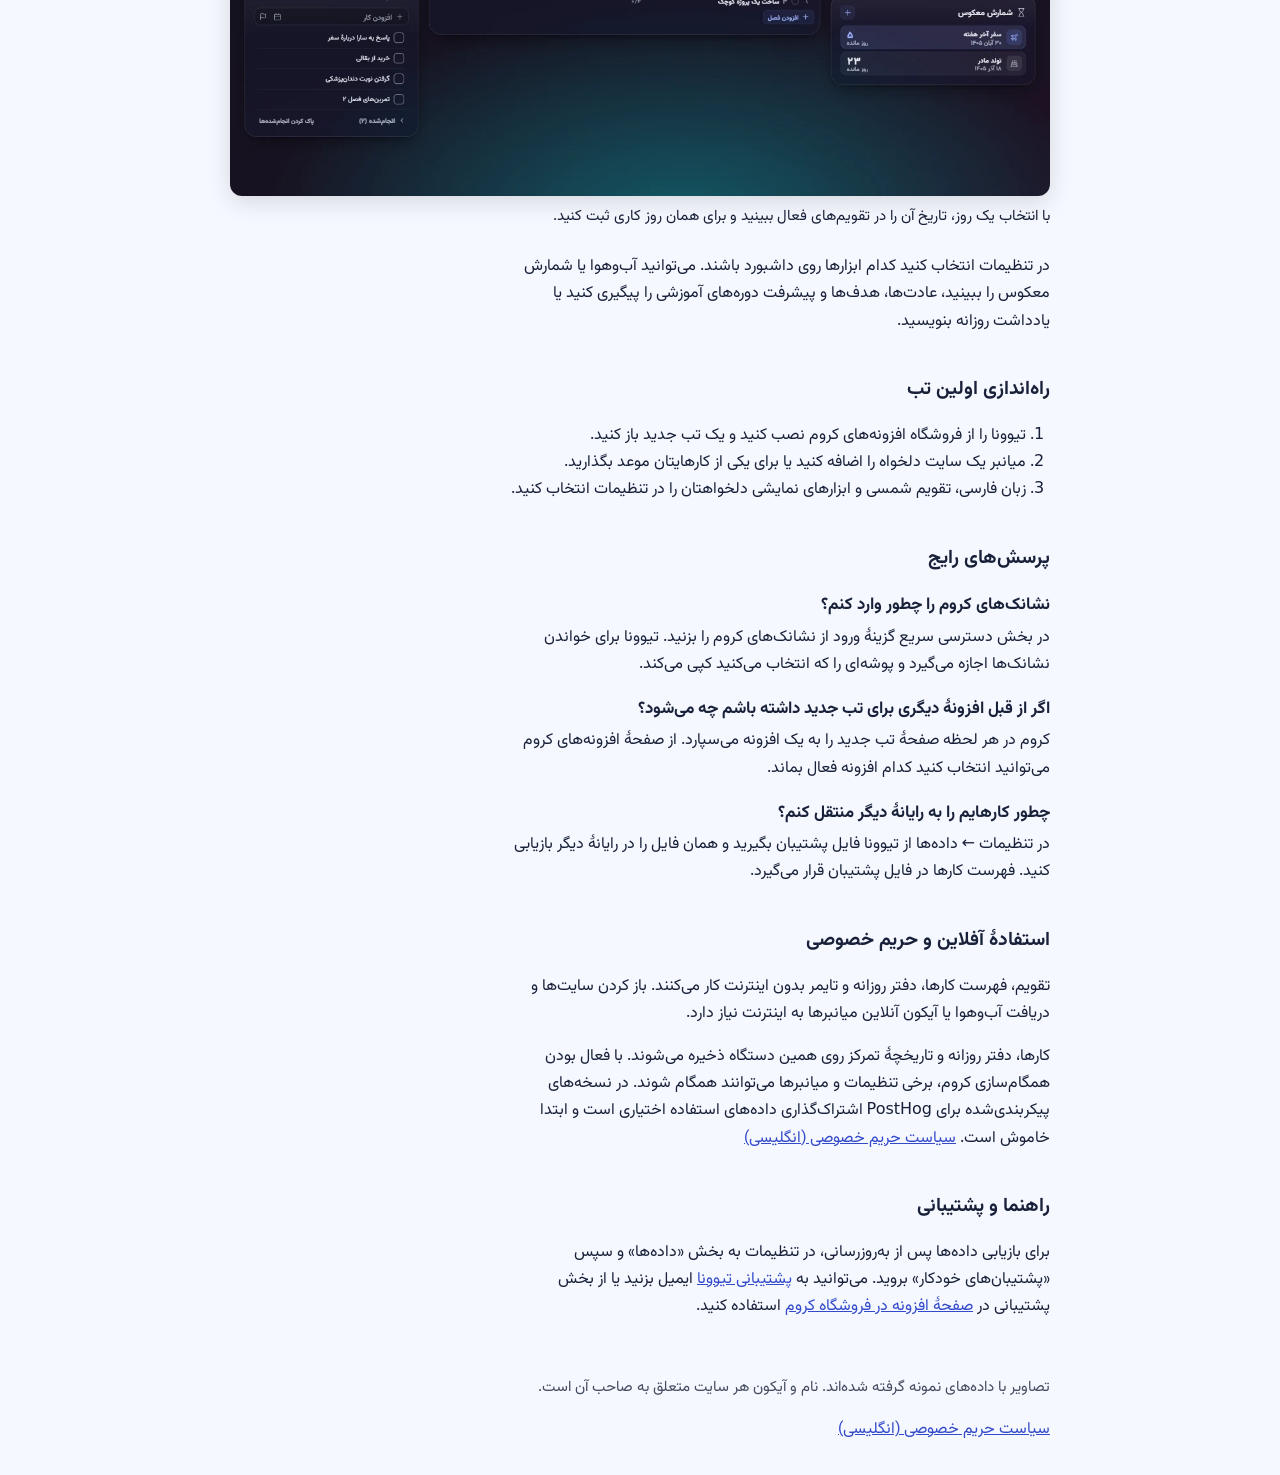
<file: fa/index.html>
<!doctype html>
<html lang="fa" dir="rtl">
<!-- Generated by npm run site from scripts/site-copy/. -->
<head>
  <meta charset="utf-8">
  <meta name="viewport" content="width=device-width, initial-scale=1">
  <title>تیوونا | افزونه تب جدید کروم با تقویم شمسی و فهرست کارها</title>
  <meta name="description" content="با افزونهٔ تیوونا در هر تب جدید کروم تقویم شمسی، کارهای امروز، میانبر سایت‌های دلخواه و تایمر پومودورو را کنار هم داشته باشید.">
  <link rel="canonical" href="https://sakha1370.github.io/dial/fa/">
  <link rel="alternate" hreflang="en" href="https://sakha1370.github.io/dial/">
  <link rel="alternate" hreflang="fa" href="https://sakha1370.github.io/dial/fa/">
  <link rel="alternate" hreflang="es" href="https://sakha1370.github.io/dial/es/">
  <link rel="alternate" hreflang="pt-BR" href="https://sakha1370.github.io/dial/pt-br/">
  <link rel="alternate" hreflang="de" href="https://sakha1370.github.io/dial/de/">
  <link rel="alternate" hreflang="tr" href="https://sakha1370.github.io/dial/tr/">
  <link rel="alternate" hreflang="ar" href="https://sakha1370.github.io/dial/ar/">
  <link rel="alternate" hreflang="ru" href="https://sakha1370.github.io/dial/ru/">
  <link rel="alternate" hreflang="zh-Hans" href="https://sakha1370.github.io/dial/zh-hans/">
  <link rel="alternate" hreflang="x-default" href="https://sakha1370.github.io/dial/">
  <meta property="og:type" content="website">
  <meta property="og:site_name" content="Tivona">
  <meta property="og:locale" content="fa_IR">
  <meta property="og:title" content="تیوونا | افزونه تب جدید کروم با تقویم شمسی و فهرست کارها">
  <meta property="og:description" content="در تب جدید کروم به تقویم شمسی، کارهای امروز، میانبر سایت‌ها و تایمر پومودورو دسترسی داشته باشید.">
  <meta property="og:url" content="https://sakha1370.github.io/dial/fa/">
  <meta property="og:image" content="https://sakha1370.github.io/dial/assets/fa/dashboard.webp">
  <meta property="og:image:width" content="1280">
  <meta property="og:image:height" content="800">
  <meta property="og:image:alt" content="داشبورد فارسی تیوونا با میانبر سایت‌ها، تقویم شمسی، فهرست کارها و پیش‌بینی آب‌وهوا">
  <meta name="twitter:card" content="summary_large_image">
  <link rel="icon" type="image/png" href="../assets/tivona-icon.png">
  <link rel="stylesheet" href="../help.css">
  <link rel="stylesheet" href="../landing.css">
  <script type="application/ld+json">
{
  "@context": "https://schema.org",
  "@type": "SoftwareApplication",
  "name": "Tivona",
  "url": "https://sakha1370.github.io/dial/fa/",
  "description": "با افزونهٔ تیوونا در هر تب جدید کروم تقویم شمسی، کارهای امروز، میانبر سایت‌های دلخواه و تایمر پومودورو را کنار هم داشته باشید.",
  "applicationCategory": "ProductivityApplication",
  "softwareRequirements": "Chrome ≥ 109",
  "installUrl": "https://chromewebstore.google.com/detail/aeoijkdjmndfjkkalijcjafcmhmloemh",
  "image": "https://sakha1370.github.io/dial/assets/fa/dashboard.webp",
  "offers": {
    "@type": "Offer",
    "price": 0,
    "priceCurrency": "USD"
  }
}
  </script>
</head>
<body>
  <a class="skip-link" href="#main">رفتن به محتوای اصلی</a>
  <header class="site-header">
    <nav aria-label="ناوبری سایت">
      <a href="#features">امکانات</a>
      <a href="#help">راهنما</a>
      <details class="language-picker">
        <summary>زبان</summary>
        <ul class="language-links">
          <li><a href="../" hreflang="en" lang="en" dir="ltr">English</a></li>
          <li><a href="../fa/" hreflang="fa" lang="fa" dir="rtl" aria-current="page">فارسی</a></li>
          <li><a href="../es/" hreflang="es" lang="es" dir="ltr">Español</a></li>
          <li><a href="../pt-br/" hreflang="pt-BR" lang="pt-BR" dir="ltr">Português do Brasil</a></li>
          <li><a href="../de/" hreflang="de" lang="de" dir="ltr">Deutsch</a></li>
          <li><a href="../tr/" hreflang="tr" lang="tr" dir="ltr">Türkçe</a></li>
          <li><a href="../ar/" hreflang="ar" lang="ar" dir="rtl">العربية</a></li>
          <li><a href="../ru/" hreflang="ru" lang="ru" dir="ltr">Русский</a></li>
          <li><a href="../zh-hans/" hreflang="zh-Hans" lang="zh-Hans" dir="ltr">简体中文</a></li>
        </ul>
      </details>
    </nav>
  </header>
  <main id="main" class="landing" tabindex="-1">
    <div class="hero">
      <h1>تیوونا، تب جدید کروم با تقویم شمسی</h1>
      <p>هر بار تب جدیدی باز می‌کنید، تقویم شمسی و کارهای امروز را ببینید، به سایت‌های دلخواهتان بروید و برای کار بعدی تایمر تمرکز را روشن کنید.</p>
      <p><a class="cta" id="install" href="https://chromewebstore.google.com/detail/aeoijkdjmndfjkkalijcjafcmhmloemh?hl=fa&amp;utm_source=tivona_site&amp;utm_medium=referral&amp;utm_campaign=homepage&amp;utm_content=fa">افزودن تیوونا به کروم</a></p>
      <p class="muted">افزونه‌ای رایگان برای کرومِ رایانه که جایگزین صفحهٔ تب جدید می‌شود و به حساب تیوونا نیاز ندارد.</p>
      <figure class="preview">
        <img src="../assets/fa/dashboard.webp" srcset="../assets/fa/dashboard-640.webp 640w, ../assets/fa/dashboard.webp 1280w" sizes="(max-width: 868px) calc(100vw - 48px), 820px" width="1280" height="800" fetchpriority="high" decoding="async" alt="داشبورد فارسی تیوونا با میانبر سایت‌ها، تقویم شمسی، فهرست کارها و پیش‌بینی آب‌وهوا">
        <figcaption>نمونهٔ داشبورد فارسی با ویجت اختیاری پیگیری دوره‌های آموزشی.</figcaption>
      </figure>
    </div>

    <section aria-labelledby="features">
      <h2 id="features">ابزارهای برنامه‌ریزی روزانه در تب جدید</h2>
      <div class="features">
        <div>
          <h3>تقویم شمسی، میلادی و قمری</h3>
          <p>تقویم جلالی و تعطیلات ایران را روی تب جدید ببینید. می‌توانید تاریخ میلادی و هجری قمری را هم کنار تاریخ شمسی نمایش دهید و تاریخ هر روز را در هر سه تقویم بخوانید.</p>
        </div>
        <div>
          <h3>فهرست کارهای روزانه</h3>
          <p>برای کارها موعد، اولویت، یادداشت و مراحل انجام تعیین کنید. کارهای امروز و عقب‌افتاده را یک‌جا ببینید یا روزی را در تقویم انتخاب کنید و برای همان روز کار اضافه کنید.</p>
        </div>
        <div>
          <h3>میانبر سایت‌ها و پوشه‌بندی</h3>
          <p>سایت‌های پرکاربرد را به دسترسی سریع اضافه کنید، در پوشه‌ها بچینید و با صفحه‌کلید پیدایشان کنید. می‌توانید یک پوشه از نشانک‌های کروم را هم وارد کنید.</p>
        </div>
        <div>
          <h3>تایمر پومودورو و ثبت زمان تمرکز</h3>
          <p>مدت تمرکز و استراحت را تنظیم کنید یا از کرنومتر استفاده کنید. می‌توانید تایمر را از جزئیات یک کار شروع کنید و زمان صرف‌شده را برای همان کار ثبت کنید.</p>
        </div>
      </div>
      <figure class="preview">
        <img src="../assets/fa/calendars.webp" srcset="../assets/fa/calendars-640.webp 640w, ../assets/fa/calendars.webp 1280w" sizes="(max-width: 868px) calc(100vw - 48px), 820px" width="1280" height="800" loading="lazy" decoding="async" alt="روز انتخاب‌شده در تقویم تیوونا با تاریخ شمسی، میلادی و قمری و گزینهٔ افزودن کار برای همان روز">
        <figcaption>با انتخاب یک روز، تاریخ آن را در تقویم‌های فعال ببینید و برای همان روز کاری ثبت کنید.</figcaption>
      </figure>
      <p>در تنظیمات انتخاب کنید کدام ابزارها روی داشبورد باشند. می‌توانید آب‌وهوا یا شمارش معکوس را ببینید، عادت‌ها، هدف‌ها و پیشرفت دوره‌های آموزشی را پیگیری کنید یا یادداشت روزانه بنویسید.</p>
    </section>

    <section aria-labelledby="getting-started">
      <h2 id="getting-started">راه‌اندازی اولین تب</h2>
      <ol>
        <li>تیوونا را از فروشگاه افزونه‌های کروم نصب کنید و یک تب جدید باز کنید.</li>
        <li>میانبر یک سایت دلخواه را اضافه کنید یا برای یکی از کارهایتان موعد بگذارید.</li>
        <li>زبان فارسی، تقویم شمسی و ابزارهای نمایشی دلخواهتان را در تنظیمات انتخاب کنید.</li>
      </ol>
    </section>

    <section class="faq" aria-labelledby="faq">
      <h2 id="faq">پرسش‌های رایج</h2>
        <div>
          <h3>نشانک‌های کروم را چطور وارد کنم؟</h3>
          <p>در بخش دسترسی سریع گزینهٔ ورود از نشانک‌های کروم را بزنید. تیوونا برای خواندن نشانک‌ها اجازه می‌گیرد و پوشه‌ای را که انتخاب می‌کنید کپی می‌کند.</p>
        </div>
        <div>
          <h3>اگر از قبل افزونهٔ دیگری برای تب جدید داشته باشم چه می‌شود؟</h3>
          <p>کروم در هر لحظه صفحهٔ تب جدید را به یک افزونه می‌سپارد. از صفحهٔ افزونه‌های کروم می‌توانید انتخاب کنید کدام افزونه فعال بماند.</p>
        </div>
        <div>
          <h3>چطور کارهایم را به رایانهٔ دیگر منتقل کنم؟</h3>
          <p>در تنظیمات ← داده‌ها از تیوونا فایل پشتیبان بگیرید و همان فایل را در رایانهٔ دیگر بازیابی کنید. فهرست کارها در فایل پشتیبان قرار می‌گیرد.</p>
        </div>
    </section>

    <section aria-labelledby="privacy">
      <h2 id="privacy">استفادهٔ آفلاین و حریم خصوصی</h2>
      <p>تقویم، فهرست کارها، دفتر روزانه و تایمر بدون اینترنت کار می‌کنند. باز کردن سایت‌ها و دریافت آب‌وهوا یا آیکون آنلاین میانبرها به اینترنت نیاز دارد.</p>
      <p>کارها، دفتر روزانه و تاریخچهٔ تمرکز روی همین دستگاه ذخیره می‌شوند. با فعال بودن همگام‌سازی کروم، برخی تنظیمات و میانبرها می‌توانند همگام شوند. در نسخه‌های پیکربندی‌شده برای PostHog اشتراک‌گذاری داده‌های استفاده اختیاری است و ابتدا خاموش است. <a href="../privacy.html" hreflang="en">سیاست حریم خصوصی (انگلیسی)</a></p>
    </section>

    <section aria-labelledby="help">
      <h2 id="help">راهنما و پشتیبانی</h2>
      <p>برای بازیابی داده‌ها پس از به‌روزرسانی، در تنظیمات به بخش «داده‌ها» و سپس «پشتیبان‌های خودکار» بروید. می‌توانید به <a href="mailto:sakha1370@gmail.com">پشتیبانی تیوونا</a> ایمیل بزنید یا از بخش پشتیبانی در <a href="https://chromewebstore.google.com/detail/aeoijkdjmndfjkkalijcjafcmhmloemh?hl=fa">صفحهٔ افزونه در فروشگاه کروم</a> استفاده کنید.</p>
    </section>
  </main>
  <footer class="site-footer">
    <p class="muted">تصاویر با داده‌های نمونه گرفته شده‌اند. نام و آیکون هر سایت متعلق به صاحب آن است.</p>
    <a href="../privacy.html" hreflang="en">سیاست حریم خصوصی (انگلیسی)</a>
  </footer>
</body>
</html>
</file>
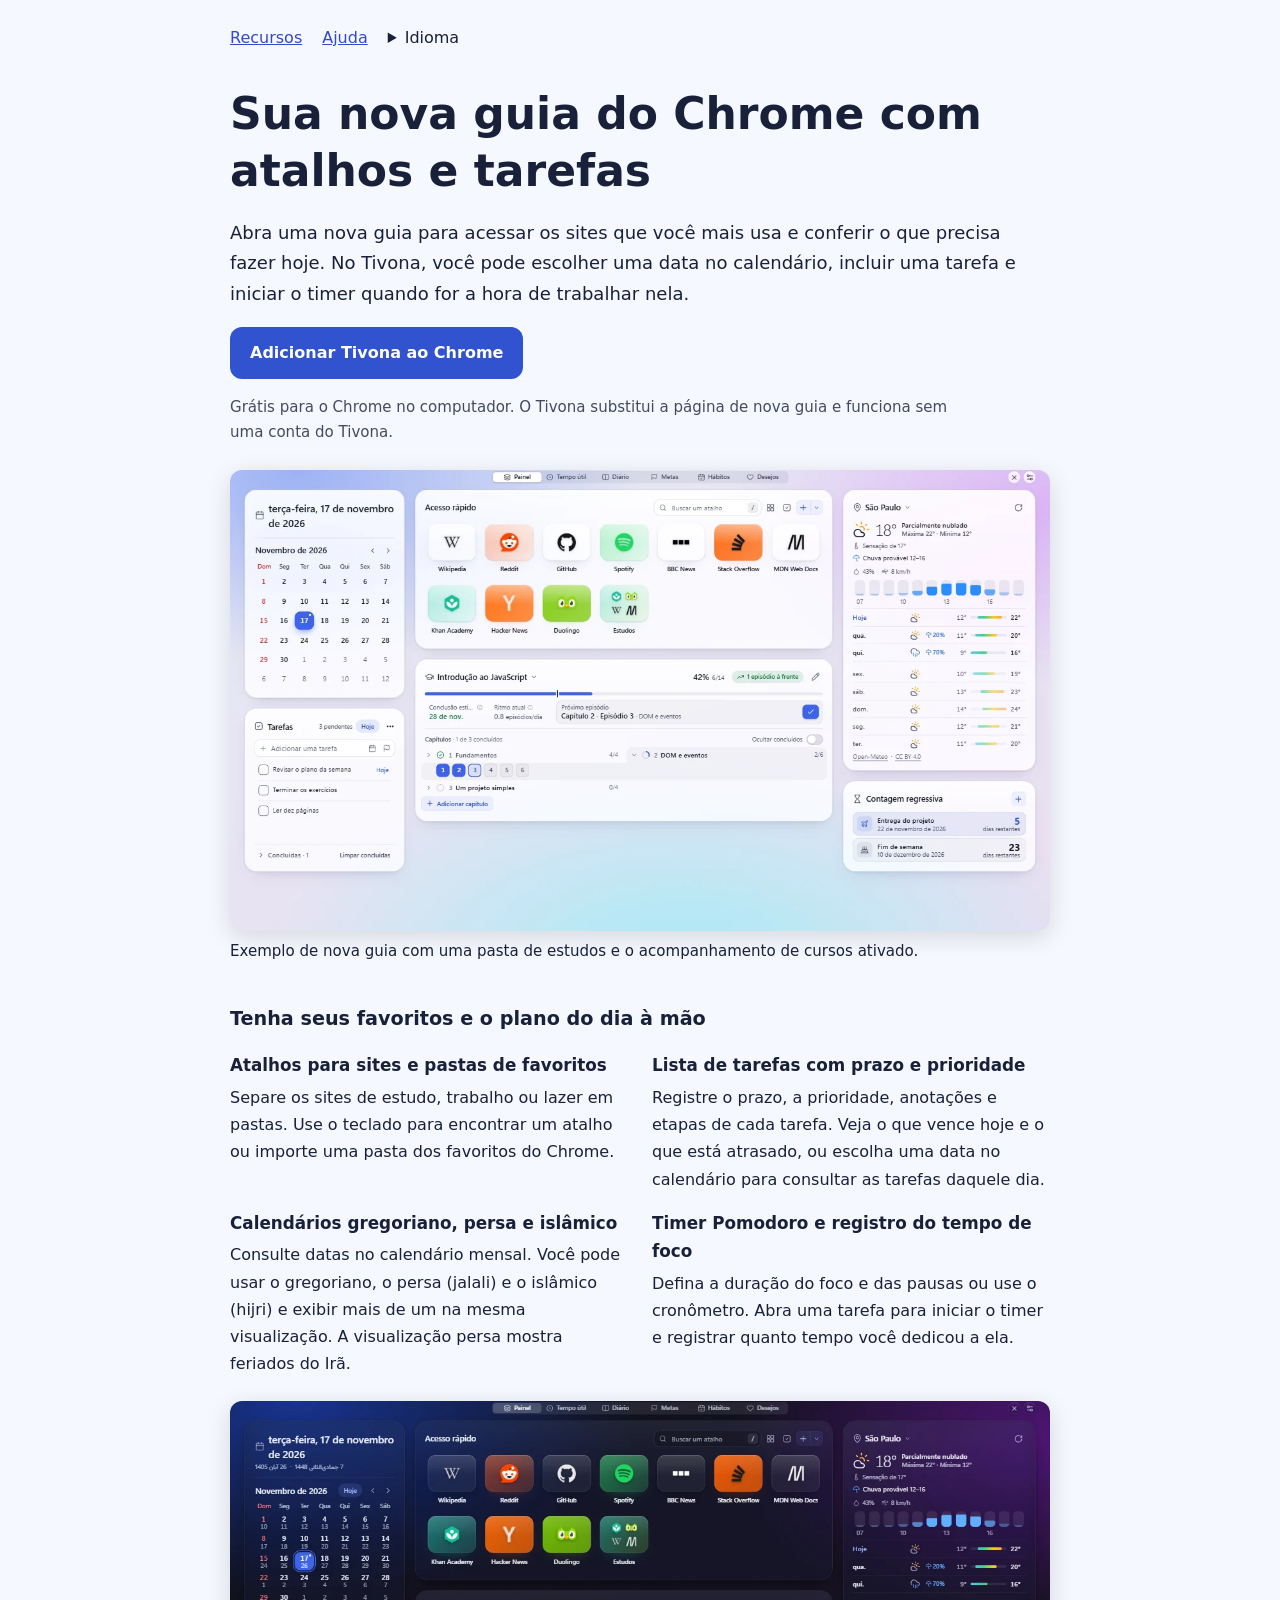
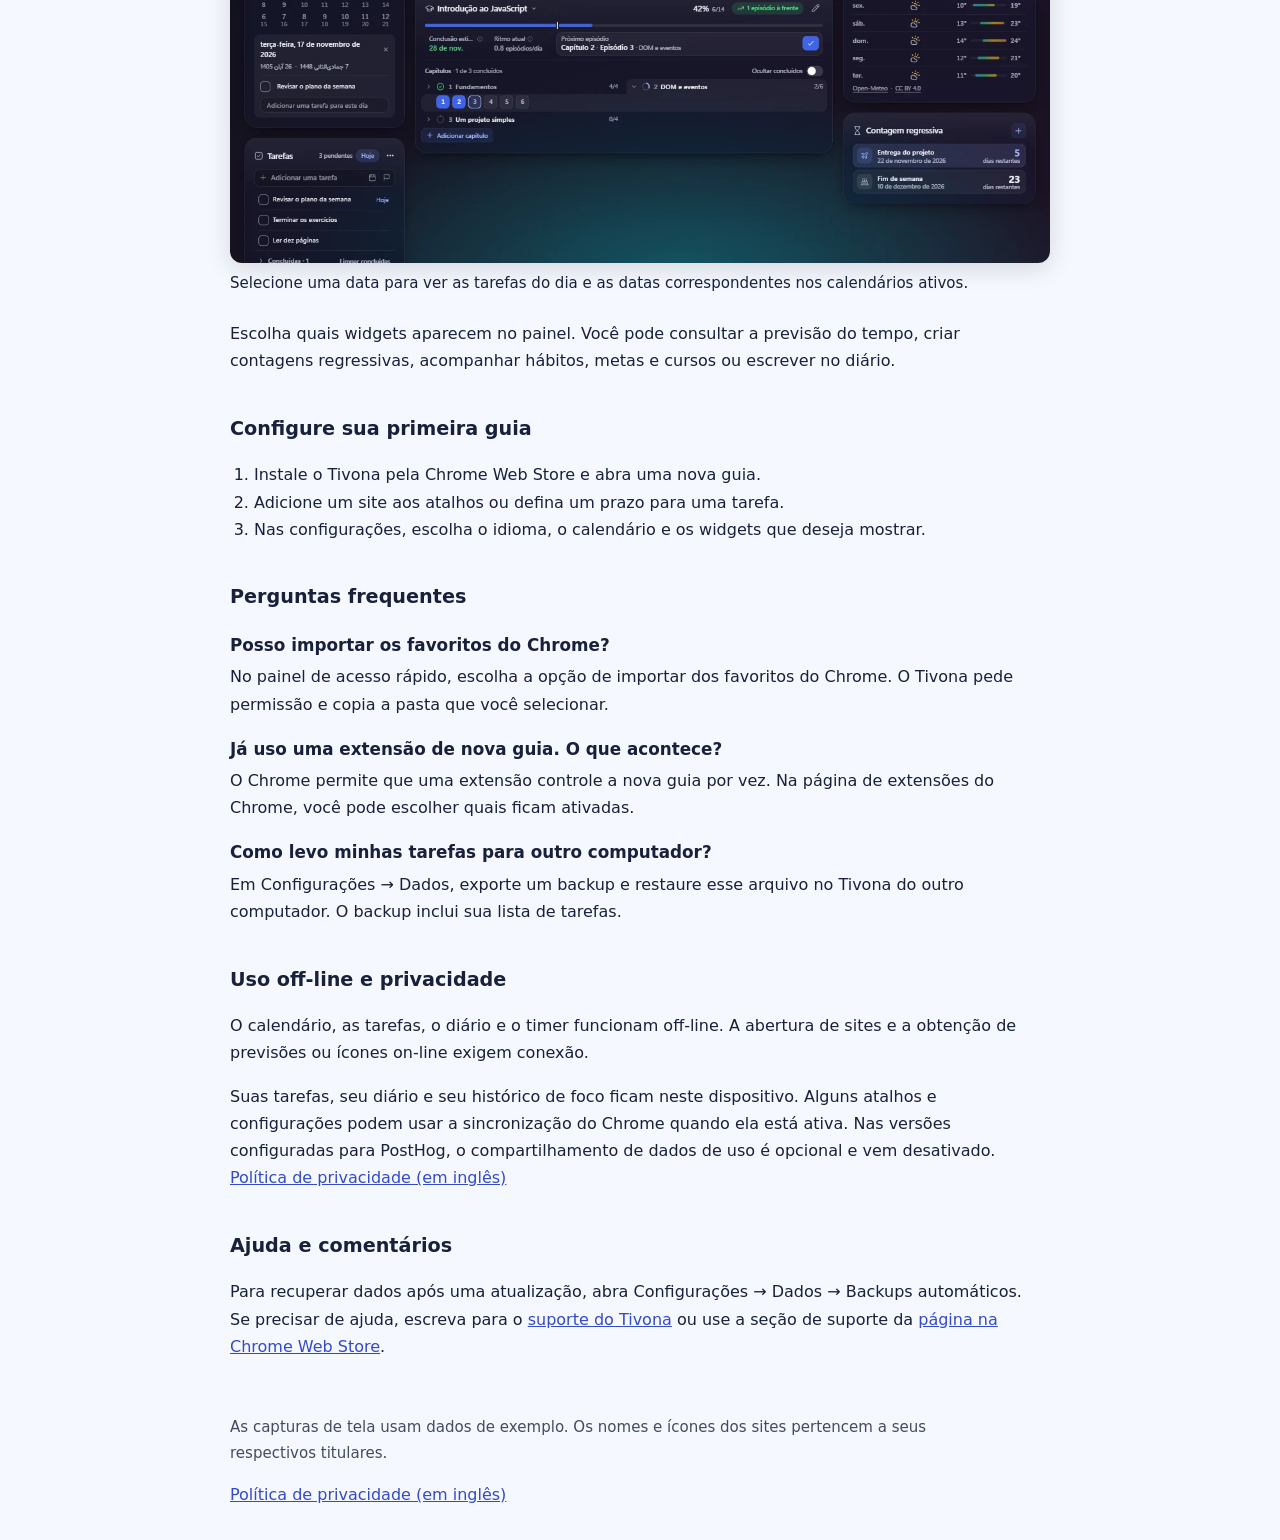
<file: pt-br/index.html>
<!doctype html>
<html lang="pt-BR" dir="ltr">
<!-- Generated by npm run site from scripts/site-copy/. -->
<head>
  <meta charset="utf-8">
  <meta name="viewport" content="width=device-width, initial-scale=1">
  <title>Tivona | Nova guia do Chrome com tarefas e calendário</title>
  <meta name="description" content="Deixe seus atalhos, a lista de tarefas do dia, o calendário e o timer Pomodoro na nova guia do Chrome. Organize seus favoritos em pastas com o Tivona.">
  <link rel="canonical" href="https://sakha1370.github.io/dial/pt-br/">
  <link rel="alternate" hreflang="en" href="https://sakha1370.github.io/dial/">
  <link rel="alternate" hreflang="fa" href="https://sakha1370.github.io/dial/fa/">
  <link rel="alternate" hreflang="es" href="https://sakha1370.github.io/dial/es/">
  <link rel="alternate" hreflang="pt-BR" href="https://sakha1370.github.io/dial/pt-br/">
  <link rel="alternate" hreflang="de" href="https://sakha1370.github.io/dial/de/">
  <link rel="alternate" hreflang="tr" href="https://sakha1370.github.io/dial/tr/">
  <link rel="alternate" hreflang="ar" href="https://sakha1370.github.io/dial/ar/">
  <link rel="alternate" hreflang="ru" href="https://sakha1370.github.io/dial/ru/">
  <link rel="alternate" hreflang="zh-Hans" href="https://sakha1370.github.io/dial/zh-hans/">
  <link rel="alternate" hreflang="x-default" href="https://sakha1370.github.io/dial/">
  <meta property="og:type" content="website">
  <meta property="og:site_name" content="Tivona">
  <meta property="og:locale" content="pt_BR">
  <meta property="og:title" content="Tivona | Nova guia do Chrome com tarefas e calendário">
  <meta property="og:description" content="Planeje o dia na nova guia do Chrome com favoritos organizados, tarefas com prazo e um timer de foco.">
  <meta property="og:url" content="https://sakha1370.github.io/dial/pt-br/">
  <meta property="og:image" content="https://sakha1370.github.io/dial/assets/pt-br/dashboard.webp">
  <meta property="og:image:width" content="1280">
  <meta property="og:image:height" content="720">
  <meta property="og:image:alt" content="Painel do Tivona em português com atalhos para sites, calendário mensal, lista de tarefas e previsão do tempo">
  <meta name="twitter:card" content="summary_large_image">
  <link rel="icon" type="image/png" href="../assets/tivona-icon.png">
  <link rel="stylesheet" href="../help.css">
  <link rel="stylesheet" href="../landing.css">
  <script type="application/ld+json">
{
  "@context": "https://schema.org",
  "@type": "SoftwareApplication",
  "name": "Tivona",
  "url": "https://sakha1370.github.io/dial/pt-br/",
  "description": "Deixe seus atalhos, a lista de tarefas do dia, o calendário e o timer Pomodoro na nova guia do Chrome. Organize seus favoritos em pastas com o Tivona.",
  "applicationCategory": "ProductivityApplication",
  "softwareRequirements": "Chrome ≥ 109",
  "installUrl": "https://chromewebstore.google.com/detail/aeoijkdjmndfjkkalijcjafcmhmloemh",
  "image": "https://sakha1370.github.io/dial/assets/pt-br/dashboard.webp",
  "offers": {
    "@type": "Offer",
    "price": 0,
    "priceCurrency": "USD"
  }
}
  </script>
</head>
<body>
  <a class="skip-link" href="#main">Ir para o conteúdo principal</a>
  <header class="site-header">
    <nav aria-label="Navegação do site">
      <a href="#features">Recursos</a>
      <a href="#help">Ajuda</a>
      <details class="language-picker">
        <summary>Idioma</summary>
        <ul class="language-links">
          <li><a href="../" hreflang="en" lang="en" dir="ltr">English</a></li>
          <li><a href="../fa/" hreflang="fa" lang="fa" dir="rtl">فارسی</a></li>
          <li><a href="../es/" hreflang="es" lang="es" dir="ltr">Español</a></li>
          <li><a href="../pt-br/" hreflang="pt-BR" lang="pt-BR" dir="ltr" aria-current="page">Português do Brasil</a></li>
          <li><a href="../de/" hreflang="de" lang="de" dir="ltr">Deutsch</a></li>
          <li><a href="../tr/" hreflang="tr" lang="tr" dir="ltr">Türkçe</a></li>
          <li><a href="../ar/" hreflang="ar" lang="ar" dir="rtl">العربية</a></li>
          <li><a href="../ru/" hreflang="ru" lang="ru" dir="ltr">Русский</a></li>
          <li><a href="../zh-hans/" hreflang="zh-Hans" lang="zh-Hans" dir="ltr">简体中文</a></li>
        </ul>
      </details>
    </nav>
  </header>
  <main id="main" class="landing" tabindex="-1">
    <div class="hero">
      <h1>Sua nova guia do Chrome com atalhos e tarefas</h1>
      <p>Abra uma nova guia para acessar os sites que você mais usa e conferir o que precisa fazer hoje. No Tivona, você pode escolher uma data no calendário, incluir uma tarefa e iniciar o timer quando for a hora de trabalhar nela.</p>
      <p><a class="cta" id="install" href="https://chromewebstore.google.com/detail/aeoijkdjmndfjkkalijcjafcmhmloemh?hl=pt-BR&amp;utm_source=tivona_site&amp;utm_medium=referral&amp;utm_campaign=homepage&amp;utm_content=pt-br">Adicionar Tivona ao Chrome</a></p>
      <p class="muted">Grátis para o Chrome no computador. O Tivona substitui a página de nova guia e funciona sem uma conta do Tivona.</p>
      <figure class="preview">
        <img src="../assets/pt-br/dashboard.webp" srcset="../assets/pt-br/dashboard-640.webp 640w, ../assets/pt-br/dashboard.webp 1280w" sizes="(max-width: 868px) calc(100vw - 48px), 820px" width="1280" height="720" fetchpriority="high" decoding="async" alt="Painel do Tivona em português com atalhos para sites, calendário mensal, lista de tarefas e previsão do tempo">
        <figcaption>Exemplo de nova guia com uma pasta de estudos e o acompanhamento de cursos ativado.</figcaption>
      </figure>
    </div>

    <section aria-labelledby="features">
      <h2 id="features">Tenha seus favoritos e o plano do dia à mão</h2>
      <div class="features">
        <div>
          <h3>Atalhos para sites e pastas de favoritos</h3>
          <p>Separe os sites de estudo, trabalho ou lazer em pastas. Use o teclado para encontrar um atalho ou importe uma pasta dos favoritos do Chrome.</p>
        </div>
        <div>
          <h3>Lista de tarefas com prazo e prioridade</h3>
          <p>Registre o prazo, a prioridade, anotações e etapas de cada tarefa. Veja o que vence hoje e o que está atrasado, ou escolha uma data no calendário para consultar as tarefas daquele dia.</p>
        </div>
        <div>
          <h3>Calendários gregoriano, persa e islâmico</h3>
          <p>Consulte datas no calendário mensal. Você pode usar o gregoriano, o persa (jalali) e o islâmico (hijri) e exibir mais de um na mesma visualização. A visualização persa mostra feriados do Irã.</p>
        </div>
        <div>
          <h3>Timer Pomodoro e registro do tempo de foco</h3>
          <p>Defina a duração do foco e das pausas ou use o cronômetro. Abra uma tarefa para iniciar o timer e registrar quanto tempo você dedicou a ela.</p>
        </div>
      </div>
      <figure class="preview">
        <img src="../assets/pt-br/calendars.webp" srcset="../assets/pt-br/calendars-640.webp 640w, ../assets/pt-br/calendars.webp 1280w" sizes="(max-width: 868px) calc(100vw - 48px), 820px" width="1280" height="720" loading="lazy" decoding="async" alt="Dia selecionado no calendário do Tivona com datas em calendários diferentes e uma tarefa agendada">
        <figcaption>Selecione uma data para ver as tarefas do dia e as datas correspondentes nos calendários ativos.</figcaption>
      </figure>
      <p>Escolha quais widgets aparecem no painel. Você pode consultar a previsão do tempo, criar contagens regressivas, acompanhar hábitos, metas e cursos ou escrever no diário.</p>
    </section>

    <section aria-labelledby="getting-started">
      <h2 id="getting-started">Configure sua primeira guia</h2>
      <ol>
        <li>Instale o Tivona pela Chrome Web Store e abra uma nova guia.</li>
        <li>Adicione um site aos atalhos ou defina um prazo para uma tarefa.</li>
        <li>Nas configurações, escolha o idioma, o calendário e os widgets que deseja mostrar.</li>
      </ol>
    </section>

    <section class="faq" aria-labelledby="faq">
      <h2 id="faq">Perguntas frequentes</h2>
        <div>
          <h3>Posso importar os favoritos do Chrome?</h3>
          <p>No painel de acesso rápido, escolha a opção de importar dos favoritos do Chrome. O Tivona pede permissão e copia a pasta que você selecionar.</p>
        </div>
        <div>
          <h3>Já uso uma extensão de nova guia. O que acontece?</h3>
          <p>O Chrome permite que uma extensão controle a nova guia por vez. Na página de extensões do Chrome, você pode escolher quais ficam ativadas.</p>
        </div>
        <div>
          <h3>Como levo minhas tarefas para outro computador?</h3>
          <p>Em Configurações → Dados, exporte um backup e restaure esse arquivo no Tivona do outro computador. O backup inclui sua lista de tarefas.</p>
        </div>
    </section>

    <section aria-labelledby="privacy">
      <h2 id="privacy">Uso off-line e privacidade</h2>
      <p>O calendário, as tarefas, o diário e o timer funcionam off-line. A abertura de sites e a obtenção de previsões ou ícones on-line exigem conexão.</p>
      <p>Suas tarefas, seu diário e seu histórico de foco ficam neste dispositivo. Alguns atalhos e configurações podem usar a sincronização do Chrome quando ela está ativa. Nas versões configuradas para PostHog, o compartilhamento de dados de uso é opcional e vem desativado. <a href="../privacy.html" hreflang="en">Política de privacidade (em inglês)</a></p>
    </section>

    <section aria-labelledby="help">
      <h2 id="help">Ajuda e comentários</h2>
      <p>Para recuperar dados após uma atualização, abra Configurações → Dados → Backups automáticos. Se precisar de ajuda, escreva para o <a href="mailto:sakha1370@gmail.com">suporte do Tivona</a> ou use a seção de suporte da <a href="https://chromewebstore.google.com/detail/aeoijkdjmndfjkkalijcjafcmhmloemh?hl=pt-BR">página na Chrome Web Store</a>.</p>
    </section>
  </main>
  <footer class="site-footer">
    <p class="muted">As capturas de tela usam dados de exemplo. Os nomes e ícones dos sites pertencem a seus respectivos titulares.</p>
    <a href="../privacy.html" hreflang="en">Política de privacidade (em inglês)</a>
  </footer>
</body>
</html>
</file>
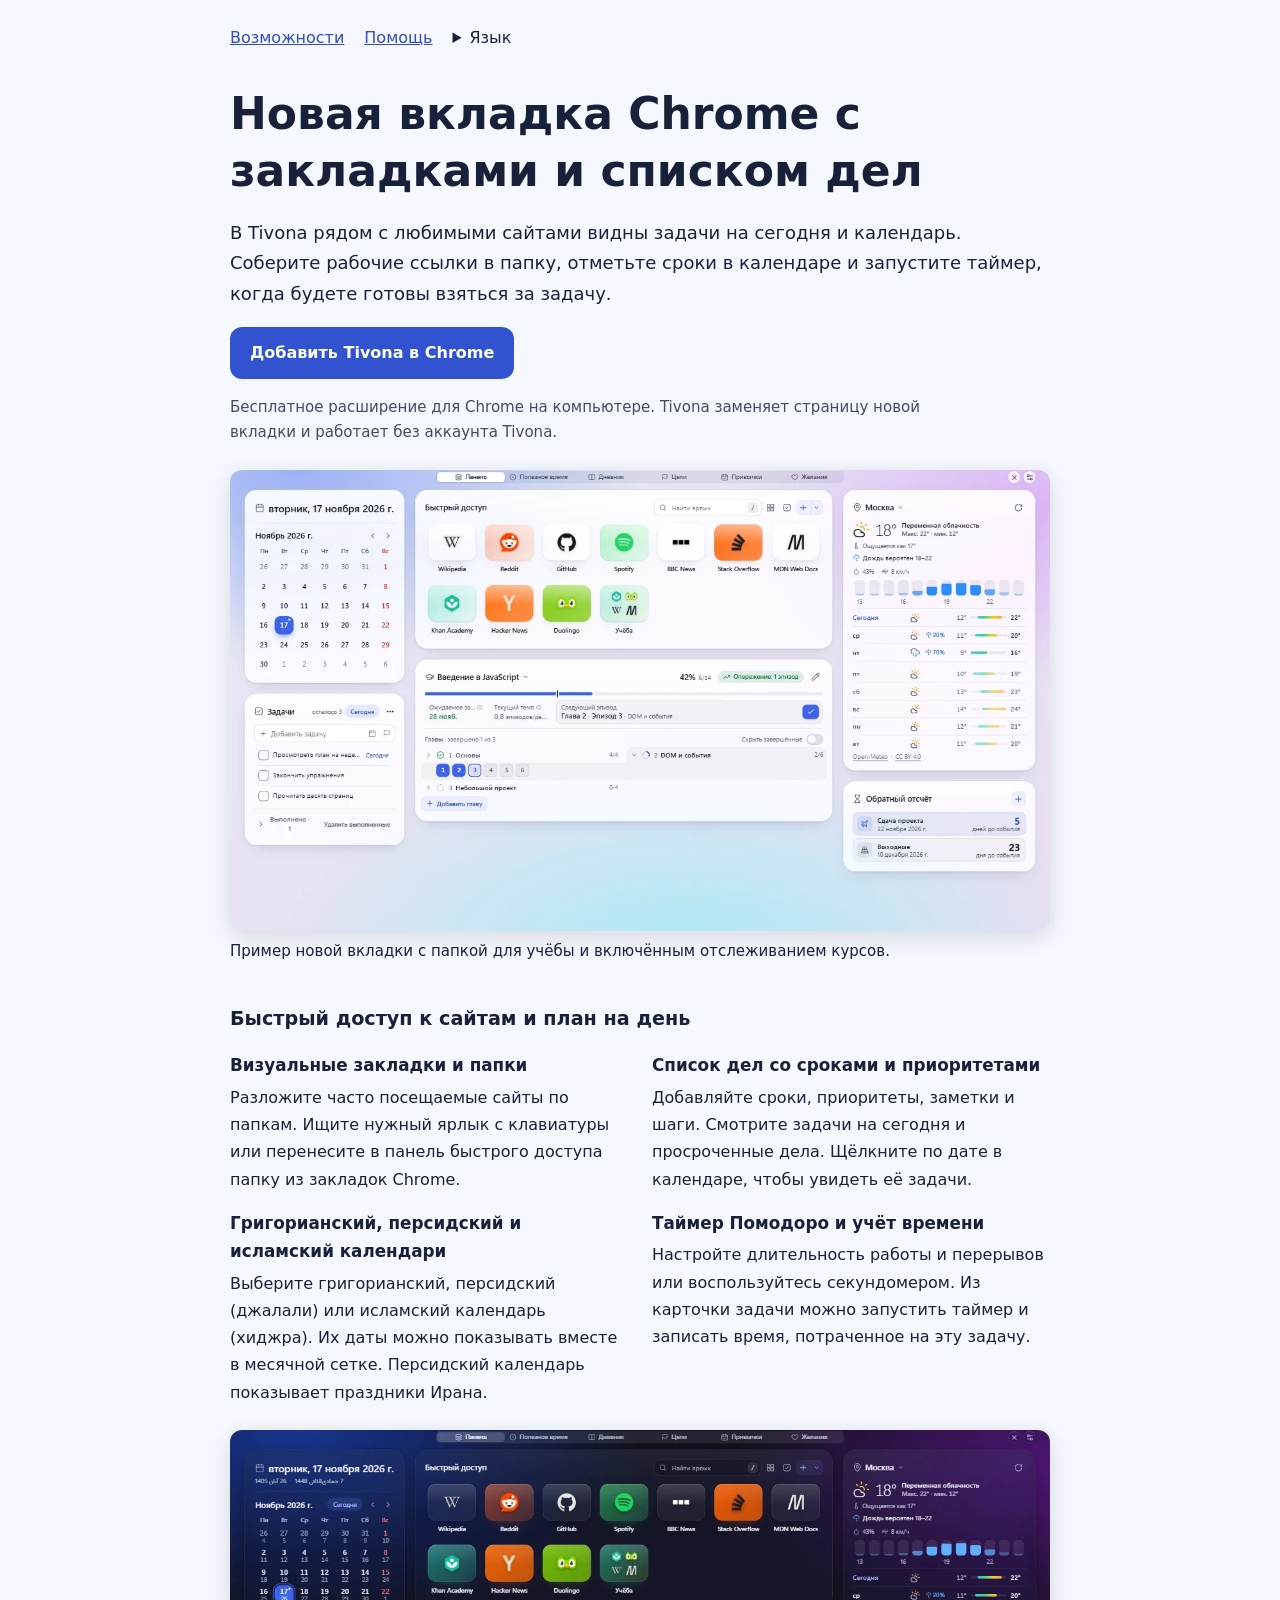
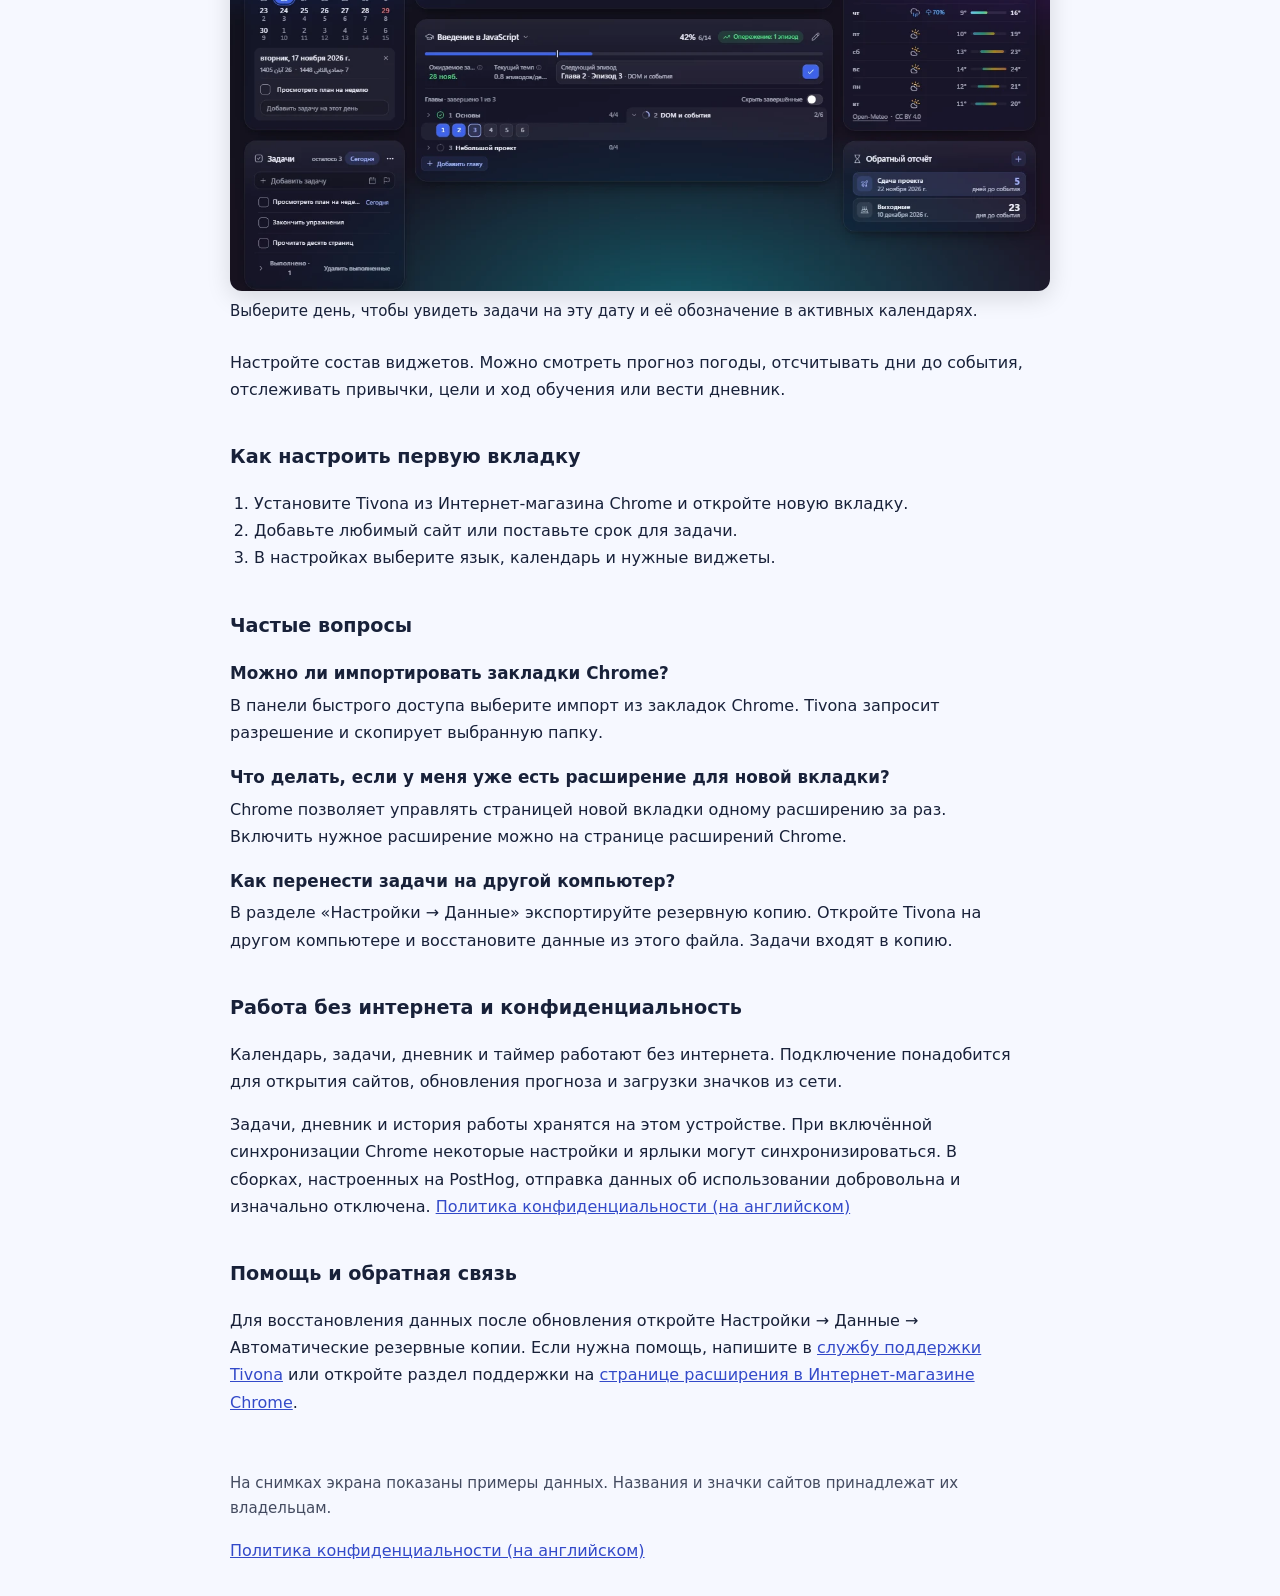
<file: ru/index.html>
<!doctype html>
<html lang="ru" dir="ltr">
<!-- Generated by npm run site from scripts/site-copy/. -->
<head>
  <meta charset="utf-8">
  <meta name="viewport" content="width=device-width, initial-scale=1">
  <title>Tivona | Новая вкладка Chrome с задачами и календарём</title>
  <meta name="description" content="Добавьте в новую вкладку Chrome визуальные закладки, список дел со сроками, календарь и таймер Помодоро. Планируйте день в Tivona.">
  <link rel="canonical" href="https://sakha1370.github.io/dial/ru/">
  <link rel="alternate" hreflang="en" href="https://sakha1370.github.io/dial/">
  <link rel="alternate" hreflang="fa" href="https://sakha1370.github.io/dial/fa/">
  <link rel="alternate" hreflang="es" href="https://sakha1370.github.io/dial/es/">
  <link rel="alternate" hreflang="pt-BR" href="https://sakha1370.github.io/dial/pt-br/">
  <link rel="alternate" hreflang="de" href="https://sakha1370.github.io/dial/de/">
  <link rel="alternate" hreflang="tr" href="https://sakha1370.github.io/dial/tr/">
  <link rel="alternate" hreflang="ar" href="https://sakha1370.github.io/dial/ar/">
  <link rel="alternate" hreflang="ru" href="https://sakha1370.github.io/dial/ru/">
  <link rel="alternate" hreflang="zh-Hans" href="https://sakha1370.github.io/dial/zh-hans/">
  <link rel="alternate" hreflang="x-default" href="https://sakha1370.github.io/dial/">
  <meta property="og:type" content="website">
  <meta property="og:site_name" content="Tivona">
  <meta property="og:locale" content="ru_RU">
  <meta property="og:title" content="Tivona | Новая вкладка Chrome с задачами и календарём">
  <meta property="og:description" content="Открывайте любимые сайты, смотрите задачи на сегодня и запускайте таймер Помодоро из новой вкладки Chrome.">
  <meta property="og:url" content="https://sakha1370.github.io/dial/ru/">
  <meta property="og:image" content="https://sakha1370.github.io/dial/assets/ru/dashboard.webp">
  <meta property="og:image:width" content="1280">
  <meta property="og:image:height" content="720">
  <meta property="og:image:alt" content="Русский интерфейс Tivona с визуальными закладками, календарём на месяц, списком задач и прогнозом погоды">
  <meta name="twitter:card" content="summary_large_image">
  <link rel="icon" type="image/png" href="../assets/tivona-icon.png">
  <link rel="stylesheet" href="../help.css">
  <link rel="stylesheet" href="../landing.css">
  <script type="application/ld+json">
{
  "@context": "https://schema.org",
  "@type": "SoftwareApplication",
  "name": "Tivona",
  "url": "https://sakha1370.github.io/dial/ru/",
  "description": "Добавьте в новую вкладку Chrome визуальные закладки, список дел со сроками, календарь и таймер Помодоро. Планируйте день в Tivona.",
  "applicationCategory": "ProductivityApplication",
  "softwareRequirements": "Chrome ≥ 109",
  "installUrl": "https://chromewebstore.google.com/detail/aeoijkdjmndfjkkalijcjafcmhmloemh",
  "image": "https://sakha1370.github.io/dial/assets/ru/dashboard.webp",
  "offers": {
    "@type": "Offer",
    "price": 0,
    "priceCurrency": "USD"
  }
}
  </script>
</head>
<body>
  <a class="skip-link" href="#main">Перейти к основному содержанию</a>
  <header class="site-header">
    <nav aria-label="Навигация по сайту">
      <a href="#features">Возможности</a>
      <a href="#help">Помощь</a>
      <details class="language-picker">
        <summary>Язык</summary>
        <ul class="language-links">
          <li><a href="../" hreflang="en" lang="en" dir="ltr">English</a></li>
          <li><a href="../fa/" hreflang="fa" lang="fa" dir="rtl">فارسی</a></li>
          <li><a href="../es/" hreflang="es" lang="es" dir="ltr">Español</a></li>
          <li><a href="../pt-br/" hreflang="pt-BR" lang="pt-BR" dir="ltr">Português do Brasil</a></li>
          <li><a href="../de/" hreflang="de" lang="de" dir="ltr">Deutsch</a></li>
          <li><a href="../tr/" hreflang="tr" lang="tr" dir="ltr">Türkçe</a></li>
          <li><a href="../ar/" hreflang="ar" lang="ar" dir="rtl">العربية</a></li>
          <li><a href="../ru/" hreflang="ru" lang="ru" dir="ltr" aria-current="page">Русский</a></li>
          <li><a href="../zh-hans/" hreflang="zh-Hans" lang="zh-Hans" dir="ltr">简体中文</a></li>
        </ul>
      </details>
    </nav>
  </header>
  <main id="main" class="landing" tabindex="-1">
    <div class="hero">
      <h1>Новая вкладка Chrome с закладками и списком дел</h1>
      <p>В Tivona рядом с любимыми сайтами видны задачи на сегодня и календарь. Соберите рабочие ссылки в папку, отметьте сроки в календаре и запустите таймер, когда будете готовы взяться за задачу.</p>
      <p><a class="cta" id="install" href="https://chromewebstore.google.com/detail/aeoijkdjmndfjkkalijcjafcmhmloemh?hl=ru&amp;utm_source=tivona_site&amp;utm_medium=referral&amp;utm_campaign=homepage&amp;utm_content=ru">Добавить Tivona в Chrome</a></p>
      <p class="muted">Бесплатное расширение для Chrome на компьютере. Tivona заменяет страницу новой вкладки и работает без аккаунта Tivona.</p>
      <figure class="preview">
        <img src="../assets/ru/dashboard.webp" srcset="../assets/ru/dashboard-640.webp 640w, ../assets/ru/dashboard.webp 1280w" sizes="(max-width: 868px) calc(100vw - 48px), 820px" width="1280" height="720" fetchpriority="high" decoding="async" alt="Русский интерфейс Tivona с визуальными закладками, календарём на месяц, списком задач и прогнозом погоды">
        <figcaption>Пример новой вкладки с папкой для учёбы и включённым отслеживанием курсов.</figcaption>
      </figure>
    </div>

    <section aria-labelledby="features">
      <h2 id="features">Быстрый доступ к сайтам и план на день</h2>
      <div class="features">
        <div>
          <h3>Визуальные закладки и папки</h3>
          <p>Разложите часто посещаемые сайты по папкам. Ищите нужный ярлык с клавиатуры или перенесите в панель быстрого доступа папку из закладок Chrome.</p>
        </div>
        <div>
          <h3>Список дел со сроками и приоритетами</h3>
          <p>Добавляйте сроки, приоритеты, заметки и шаги. Смотрите задачи на сегодня и просроченные дела. Щёлкните по дате в календаре, чтобы увидеть её задачи.</p>
        </div>
        <div>
          <h3>Григорианский, персидский и исламский календари</h3>
          <p>Выберите григорианский, персидский (джалали) или исламский календарь (хиджра). Их даты можно показывать вместе в месячной сетке. Персидский календарь показывает праздники Ирана.</p>
        </div>
        <div>
          <h3>Таймер Помодоро и учёт времени</h3>
          <p>Настройте длительность работы и перерывов или воспользуйтесь секундомером. Из карточки задачи можно запустить таймер и записать время, потраченное на эту задачу.</p>
        </div>
      </div>
      <figure class="preview">
        <img src="../assets/ru/calendars.webp" srcset="../assets/ru/calendars-640.webp 640w, ../assets/ru/calendars.webp 1280w" sizes="(max-width: 868px) calc(100vw - 48px), 820px" width="1280" height="720" loading="lazy" decoding="async" alt="Выбранный день в календаре Tivona с соответствующими датами в разных календарях и запланированной задачей">
        <figcaption>Выберите день, чтобы увидеть задачи на эту дату и её обозначение в активных календарях.</figcaption>
      </figure>
      <p>Настройте состав виджетов. Можно смотреть прогноз погоды, отсчитывать дни до события, отслеживать привычки, цели и ход обучения или вести дневник.</p>
    </section>

    <section aria-labelledby="getting-started">
      <h2 id="getting-started">Как настроить первую вкладку</h2>
      <ol>
        <li>Установите Tivona из Интернет-магазина Chrome и откройте новую вкладку.</li>
        <li>Добавьте любимый сайт или поставьте срок для задачи.</li>
        <li>В настройках выберите язык, календарь и нужные виджеты.</li>
      </ol>
    </section>

    <section class="faq" aria-labelledby="faq">
      <h2 id="faq">Частые вопросы</h2>
        <div>
          <h3>Можно ли импортировать закладки Chrome?</h3>
          <p>В панели быстрого доступа выберите импорт из закладок Chrome. Tivona запросит разрешение и скопирует выбранную папку.</p>
        </div>
        <div>
          <h3>Что делать, если у меня уже есть расширение для новой вкладки?</h3>
          <p>Chrome позволяет управлять страницей новой вкладки одному расширению за раз. Включить нужное расширение можно на странице расширений Chrome.</p>
        </div>
        <div>
          <h3>Как перенести задачи на другой компьютер?</h3>
          <p>В разделе «Настройки → Данные» экспортируйте резервную копию. Откройте Tivona на другом компьютере и восстановите данные из этого файла. Задачи входят в копию.</p>
        </div>
    </section>

    <section aria-labelledby="privacy">
      <h2 id="privacy">Работа без интернета и конфиденциальность</h2>
      <p>Календарь, задачи, дневник и таймер работают без интернета. Подключение понадобится для открытия сайтов, обновления прогноза и загрузки значков из сети.</p>
      <p>Задачи, дневник и история работы хранятся на этом устройстве. При включённой синхронизации Chrome некоторые настройки и ярлыки могут синхронизироваться. В сборках, настроенных на PostHog, отправка данных об использовании добровольна и изначально отключена. <a href="../privacy.html" hreflang="en">Политика конфиденциальности (на английском)</a></p>
    </section>

    <section aria-labelledby="help">
      <h2 id="help">Помощь и обратная связь</h2>
      <p>Для восстановления данных после обновления откройте Настройки → Данные → Автоматические резервные копии. Если нужна помощь, напишите в <a href="mailto:sakha1370@gmail.com">службу поддержки Tivona</a> или откройте раздел поддержки на <a href="https://chromewebstore.google.com/detail/aeoijkdjmndfjkkalijcjafcmhmloemh?hl=ru">странице расширения в Интернет-магазине Chrome</a>.</p>
    </section>
  </main>
  <footer class="site-footer">
    <p class="muted">На снимках экрана показаны примеры данных. Названия и значки сайтов принадлежат их владельцам.</p>
    <a href="../privacy.html" hreflang="en">Политика конфиденциальности (на английском)</a>
  </footer>
</body>
</html>
</file>
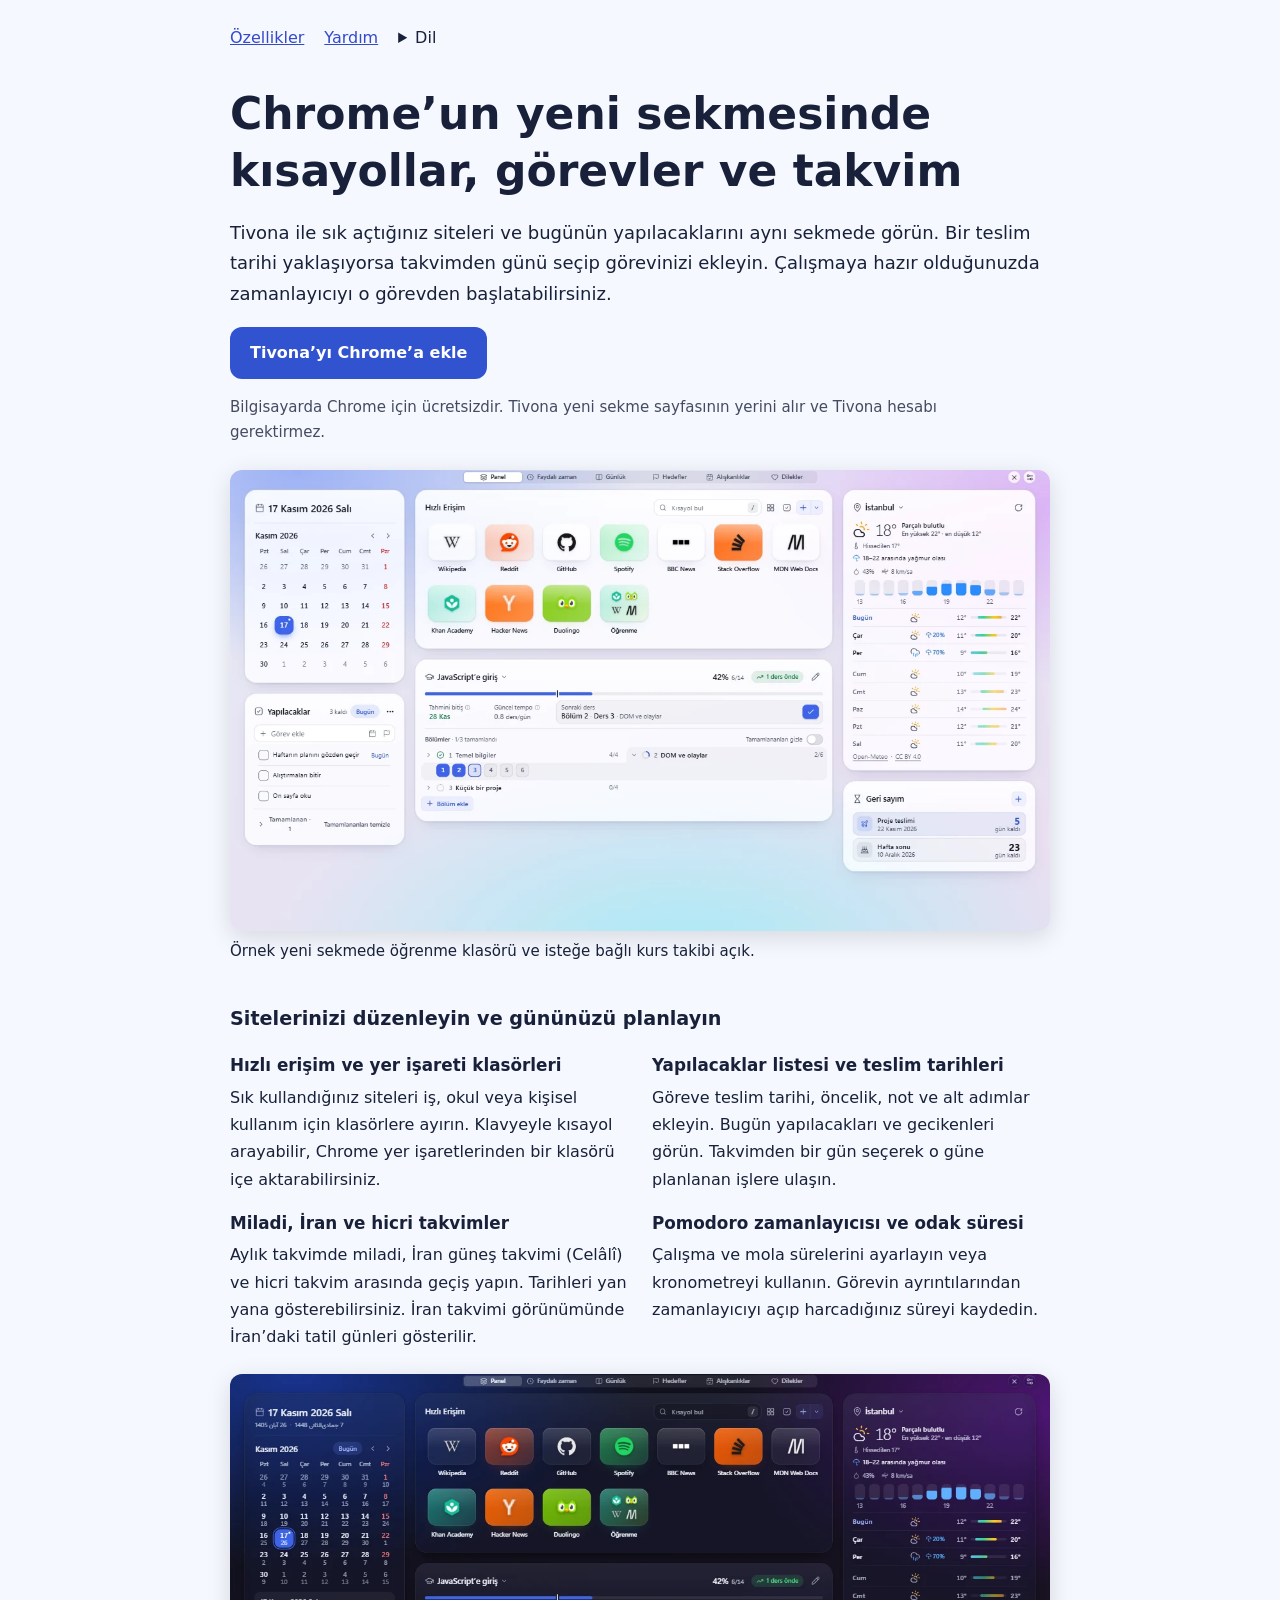
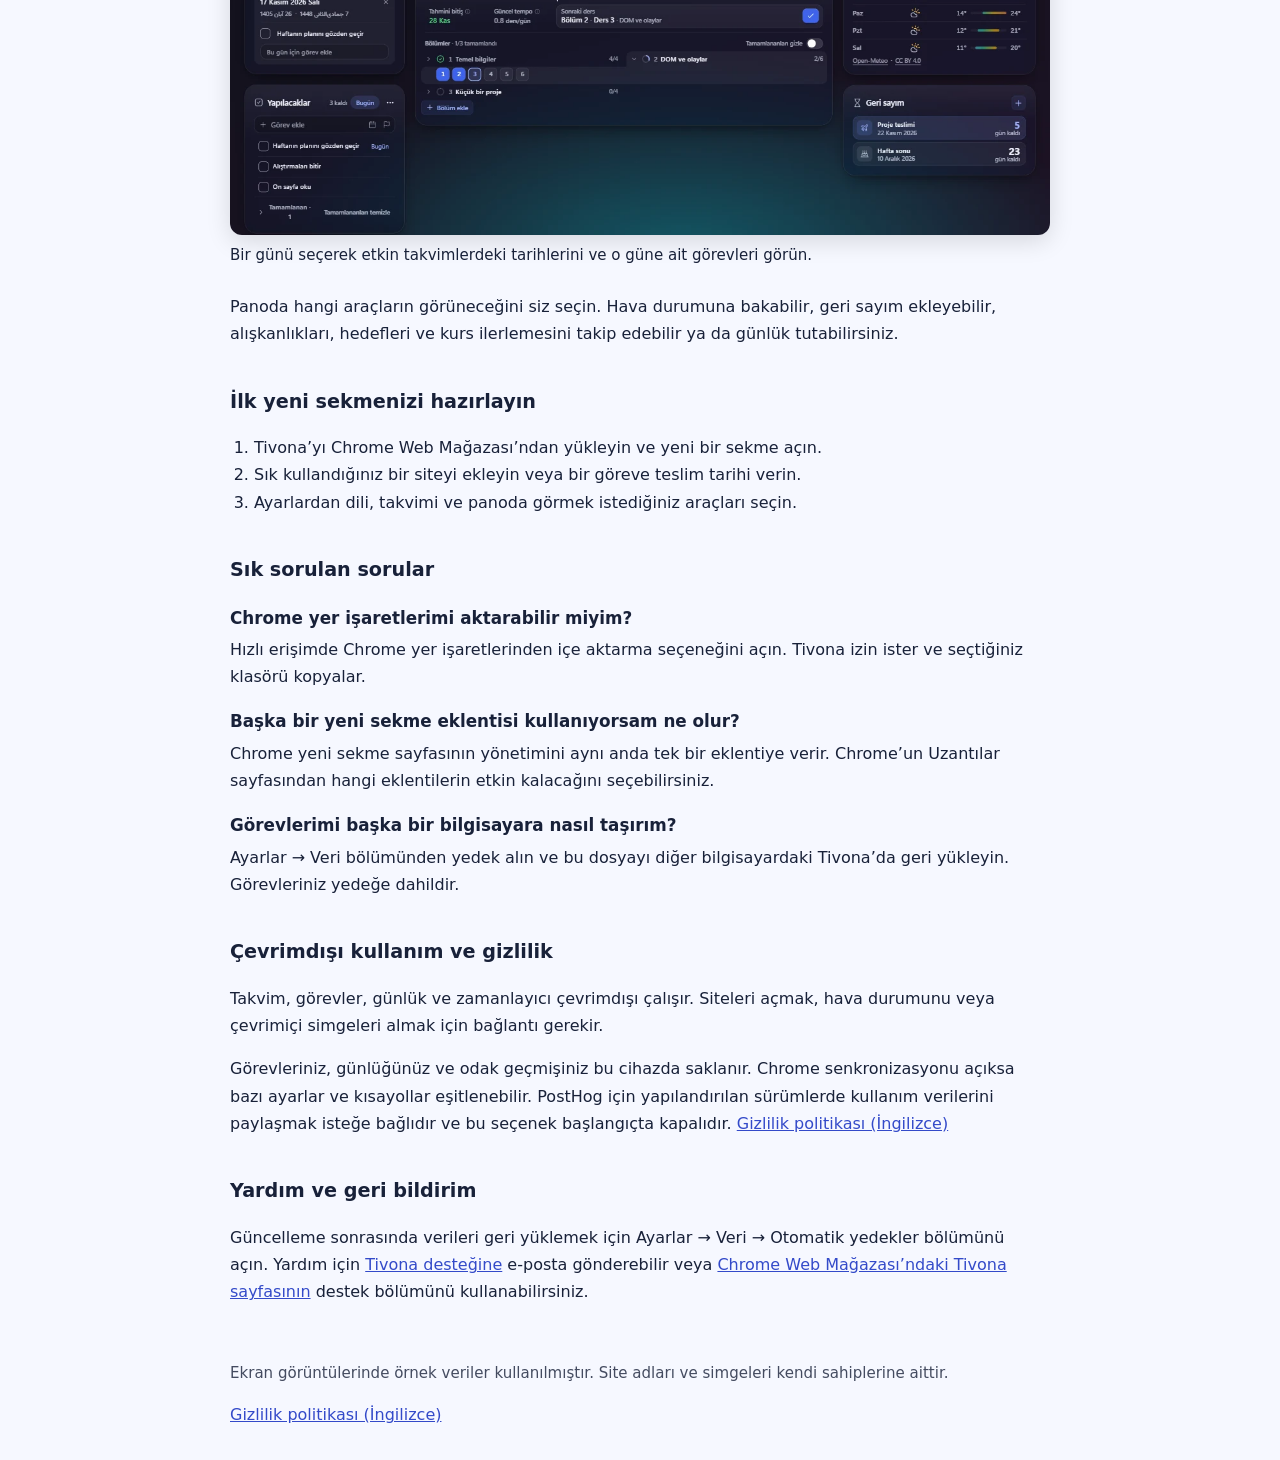
<file: tr/index.html>
<!doctype html>
<html lang="tr" dir="ltr">
<!-- Generated by npm run site from scripts/site-copy/. -->
<head>
  <meta charset="utf-8">
  <meta name="viewport" content="width=device-width, initial-scale=1">
  <title>Tivona | Chrome için görev listeli ve takvimli yeni sekme</title>
  <meta name="description" content="Chrome’un yeni sekmesinde sık kullandığınız sitelere ulaşın, yapılacaklar listenizi takvimde görün ve Pomodoro zamanlayıcısıyla işe başlayın.">
  <link rel="canonical" href="https://sakha1370.github.io/dial/tr/">
  <link rel="alternate" hreflang="en" href="https://sakha1370.github.io/dial/">
  <link rel="alternate" hreflang="fa" href="https://sakha1370.github.io/dial/fa/">
  <link rel="alternate" hreflang="es" href="https://sakha1370.github.io/dial/es/">
  <link rel="alternate" hreflang="pt-BR" href="https://sakha1370.github.io/dial/pt-br/">
  <link rel="alternate" hreflang="de" href="https://sakha1370.github.io/dial/de/">
  <link rel="alternate" hreflang="tr" href="https://sakha1370.github.io/dial/tr/">
  <link rel="alternate" hreflang="ar" href="https://sakha1370.github.io/dial/ar/">
  <link rel="alternate" hreflang="ru" href="https://sakha1370.github.io/dial/ru/">
  <link rel="alternate" hreflang="zh-Hans" href="https://sakha1370.github.io/dial/zh-hans/">
  <link rel="alternate" hreflang="x-default" href="https://sakha1370.github.io/dial/">
  <meta property="og:type" content="website">
  <meta property="og:site_name" content="Tivona">
  <meta property="og:locale" content="tr_TR">
  <meta property="og:title" content="Tivona | Chrome için görev listeli ve takvimli yeni sekme">
  <meta property="og:description" content="Yeni sekmede sitelerinize ulaşın, bugünün işlerine bakın ve bir odak oturumu başlatın.">
  <meta property="og:url" content="https://sakha1370.github.io/dial/tr/">
  <meta property="og:image" content="https://sakha1370.github.io/dial/assets/tr/dashboard.webp">
  <meta property="og:image:width" content="1280">
  <meta property="og:image:height" content="720">
  <meta property="og:image:alt" content="Tivona’nın Türkçe panosunda site kısayolları, aylık takvim, yapılacaklar listesi ve hava durumu">
  <meta name="twitter:card" content="summary_large_image">
  <link rel="icon" type="image/png" href="../assets/tivona-icon.png">
  <link rel="stylesheet" href="../help.css">
  <link rel="stylesheet" href="../landing.css">
  <script type="application/ld+json">
{
  "@context": "https://schema.org",
  "@type": "SoftwareApplication",
  "name": "Tivona",
  "url": "https://sakha1370.github.io/dial/tr/",
  "description": "Chrome’un yeni sekmesinde sık kullandığınız sitelere ulaşın, yapılacaklar listenizi takvimde görün ve Pomodoro zamanlayıcısıyla işe başlayın.",
  "applicationCategory": "ProductivityApplication",
  "softwareRequirements": "Chrome ≥ 109",
  "installUrl": "https://chromewebstore.google.com/detail/aeoijkdjmndfjkkalijcjafcmhmloemh",
  "image": "https://sakha1370.github.io/dial/assets/tr/dashboard.webp",
  "offers": {
    "@type": "Offer",
    "price": 0,
    "priceCurrency": "USD"
  }
}
  </script>
</head>
<body>
  <a class="skip-link" href="#main">Ana içeriğe geç</a>
  <header class="site-header">
    <nav aria-label="Site gezinme menüsü">
      <a href="#features">Özellikler</a>
      <a href="#help">Yardım</a>
      <details class="language-picker">
        <summary>Dil</summary>
        <ul class="language-links">
          <li><a href="../" hreflang="en" lang="en" dir="ltr">English</a></li>
          <li><a href="../fa/" hreflang="fa" lang="fa" dir="rtl">فارسی</a></li>
          <li><a href="../es/" hreflang="es" lang="es" dir="ltr">Español</a></li>
          <li><a href="../pt-br/" hreflang="pt-BR" lang="pt-BR" dir="ltr">Português do Brasil</a></li>
          <li><a href="../de/" hreflang="de" lang="de" dir="ltr">Deutsch</a></li>
          <li><a href="../tr/" hreflang="tr" lang="tr" dir="ltr" aria-current="page">Türkçe</a></li>
          <li><a href="../ar/" hreflang="ar" lang="ar" dir="rtl">العربية</a></li>
          <li><a href="../ru/" hreflang="ru" lang="ru" dir="ltr">Русский</a></li>
          <li><a href="../zh-hans/" hreflang="zh-Hans" lang="zh-Hans" dir="ltr">简体中文</a></li>
        </ul>
      </details>
    </nav>
  </header>
  <main id="main" class="landing" tabindex="-1">
    <div class="hero">
      <h1>Chrome’un yeni sekmesinde kısayollar, görevler ve takvim</h1>
      <p>Tivona ile sık açtığınız siteleri ve bugünün yapılacaklarını aynı sekmede görün. Bir teslim tarihi yaklaşıyorsa takvimden günü seçip görevinizi ekleyin. Çalışmaya hazır olduğunuzda zamanlayıcıyı o görevden başlatabilirsiniz.</p>
      <p><a class="cta" id="install" href="https://chromewebstore.google.com/detail/aeoijkdjmndfjkkalijcjafcmhmloemh?hl=tr&amp;utm_source=tivona_site&amp;utm_medium=referral&amp;utm_campaign=homepage&amp;utm_content=tr">Tivona’yı Chrome’a ekle</a></p>
      <p class="muted">Bilgisayarda Chrome için ücretsizdir. Tivona yeni sekme sayfasının yerini alır ve Tivona hesabı gerektirmez.</p>
      <figure class="preview">
        <img src="../assets/tr/dashboard.webp" srcset="../assets/tr/dashboard-640.webp 640w, ../assets/tr/dashboard.webp 1280w" sizes="(max-width: 868px) calc(100vw - 48px), 820px" width="1280" height="720" fetchpriority="high" decoding="async" alt="Tivona’nın Türkçe panosunda site kısayolları, aylık takvim, yapılacaklar listesi ve hava durumu">
        <figcaption>Örnek yeni sekmede öğrenme klasörü ve isteğe bağlı kurs takibi açık.</figcaption>
      </figure>
    </div>

    <section aria-labelledby="features">
      <h2 id="features">Sitelerinizi düzenleyin ve gününüzü planlayın</h2>
      <div class="features">
        <div>
          <h3>Hızlı erişim ve yer işareti klasörleri</h3>
          <p>Sık kullandığınız siteleri iş, okul veya kişisel kullanım için klasörlere ayırın. Klavyeyle kısayol arayabilir, Chrome yer işaretlerinden bir klasörü içe aktarabilirsiniz.</p>
        </div>
        <div>
          <h3>Yapılacaklar listesi ve teslim tarihleri</h3>
          <p>Göreve teslim tarihi, öncelik, not ve alt adımlar ekleyin. Bugün yapılacakları ve gecikenleri görün. Takvimden bir gün seçerek o güne planlanan işlere ulaşın.</p>
        </div>
        <div>
          <h3>Miladi, İran ve hicri takvimler</h3>
          <p>Aylık takvimde miladi, İran güneş takvimi (Celâlî) ve hicri takvim arasında geçiş yapın. Tarihleri yan yana gösterebilirsiniz. İran takvimi görünümünde İran’daki tatil günleri gösterilir.</p>
        </div>
        <div>
          <h3>Pomodoro zamanlayıcısı ve odak süresi</h3>
          <p>Çalışma ve mola sürelerini ayarlayın veya kronometreyi kullanın. Görevin ayrıntılarından zamanlayıcıyı açıp harcadığınız süreyi kaydedin.</p>
        </div>
      </div>
      <figure class="preview">
        <img src="../assets/tr/calendars.webp" srcset="../assets/tr/calendars-640.webp 640w, ../assets/tr/calendars.webp 1280w" sizes="(max-width: 868px) calc(100vw - 48px), 820px" width="1280" height="720" loading="lazy" decoding="async" alt="Tivona takviminde seçilen gün, farklı takvimlerdeki karşılıkları ve planlanan bir görev">
        <figcaption>Bir günü seçerek etkin takvimlerdeki tarihlerini ve o güne ait görevleri görün.</figcaption>
      </figure>
      <p>Panoda hangi araçların görüneceğini siz seçin. Hava durumuna bakabilir, geri sayım ekleyebilir, alışkanlıkları, hedefleri ve kurs ilerlemesini takip edebilir ya da günlük tutabilirsiniz.</p>
    </section>

    <section aria-labelledby="getting-started">
      <h2 id="getting-started">İlk yeni sekmenizi hazırlayın</h2>
      <ol>
        <li>Tivona’yı Chrome Web Mağazası’ndan yükleyin ve yeni bir sekme açın.</li>
        <li>Sık kullandığınız bir siteyi ekleyin veya bir göreve teslim tarihi verin.</li>
        <li>Ayarlardan dili, takvimi ve panoda görmek istediğiniz araçları seçin.</li>
      </ol>
    </section>

    <section class="faq" aria-labelledby="faq">
      <h2 id="faq">Sık sorulan sorular</h2>
        <div>
          <h3>Chrome yer işaretlerimi aktarabilir miyim?</h3>
          <p>Hızlı erişimde Chrome yer işaretlerinden içe aktarma seçeneğini açın. Tivona izin ister ve seçtiğiniz klasörü kopyalar.</p>
        </div>
        <div>
          <h3>Başka bir yeni sekme eklentisi kullanıyorsam ne olur?</h3>
          <p>Chrome yeni sekme sayfasının yönetimini aynı anda tek bir eklentiye verir. Chrome’un Uzantılar sayfasından hangi eklentilerin etkin kalacağını seçebilirsiniz.</p>
        </div>
        <div>
          <h3>Görevlerimi başka bir bilgisayara nasıl taşırım?</h3>
          <p>Ayarlar → Veri bölümünden yedek alın ve bu dosyayı diğer bilgisayardaki Tivona’da geri yükleyin. Görevleriniz yedeğe dahildir.</p>
        </div>
    </section>

    <section aria-labelledby="privacy">
      <h2 id="privacy">Çevrimdışı kullanım ve gizlilik</h2>
      <p>Takvim, görevler, günlük ve zamanlayıcı çevrimdışı çalışır. Siteleri açmak, hava durumunu veya çevrimiçi simgeleri almak için bağlantı gerekir.</p>
      <p>Görevleriniz, günlüğünüz ve odak geçmişiniz bu cihazda saklanır. Chrome senkronizasyonu açıksa bazı ayarlar ve kısayollar eşitlenebilir. PostHog için yapılandırılan sürümlerde kullanım verilerini paylaşmak isteğe bağlıdır ve bu seçenek başlangıçta kapalıdır. <a href="../privacy.html" hreflang="en">Gizlilik politikası (İngilizce)</a></p>
    </section>

    <section aria-labelledby="help">
      <h2 id="help">Yardım ve geri bildirim</h2>
      <p>Güncelleme sonrasında verileri geri yüklemek için Ayarlar → Veri → Otomatik yedekler bölümünü açın. Yardım için <a href="mailto:sakha1370@gmail.com">Tivona desteğine</a> e-posta gönderebilir veya <a href="https://chromewebstore.google.com/detail/aeoijkdjmndfjkkalijcjafcmhmloemh?hl=tr">Chrome Web Mağazası’ndaki Tivona sayfasının</a> destek bölümünü kullanabilirsiniz.</p>
    </section>
  </main>
  <footer class="site-footer">
    <p class="muted">Ekran görüntülerinde örnek veriler kullanılmıştır. Site adları ve simgeleri kendi sahiplerine aittir.</p>
    <a href="../privacy.html" hreflang="en">Gizlilik politikası (İngilizce)</a>
  </footer>
</body>
</html>
</file>
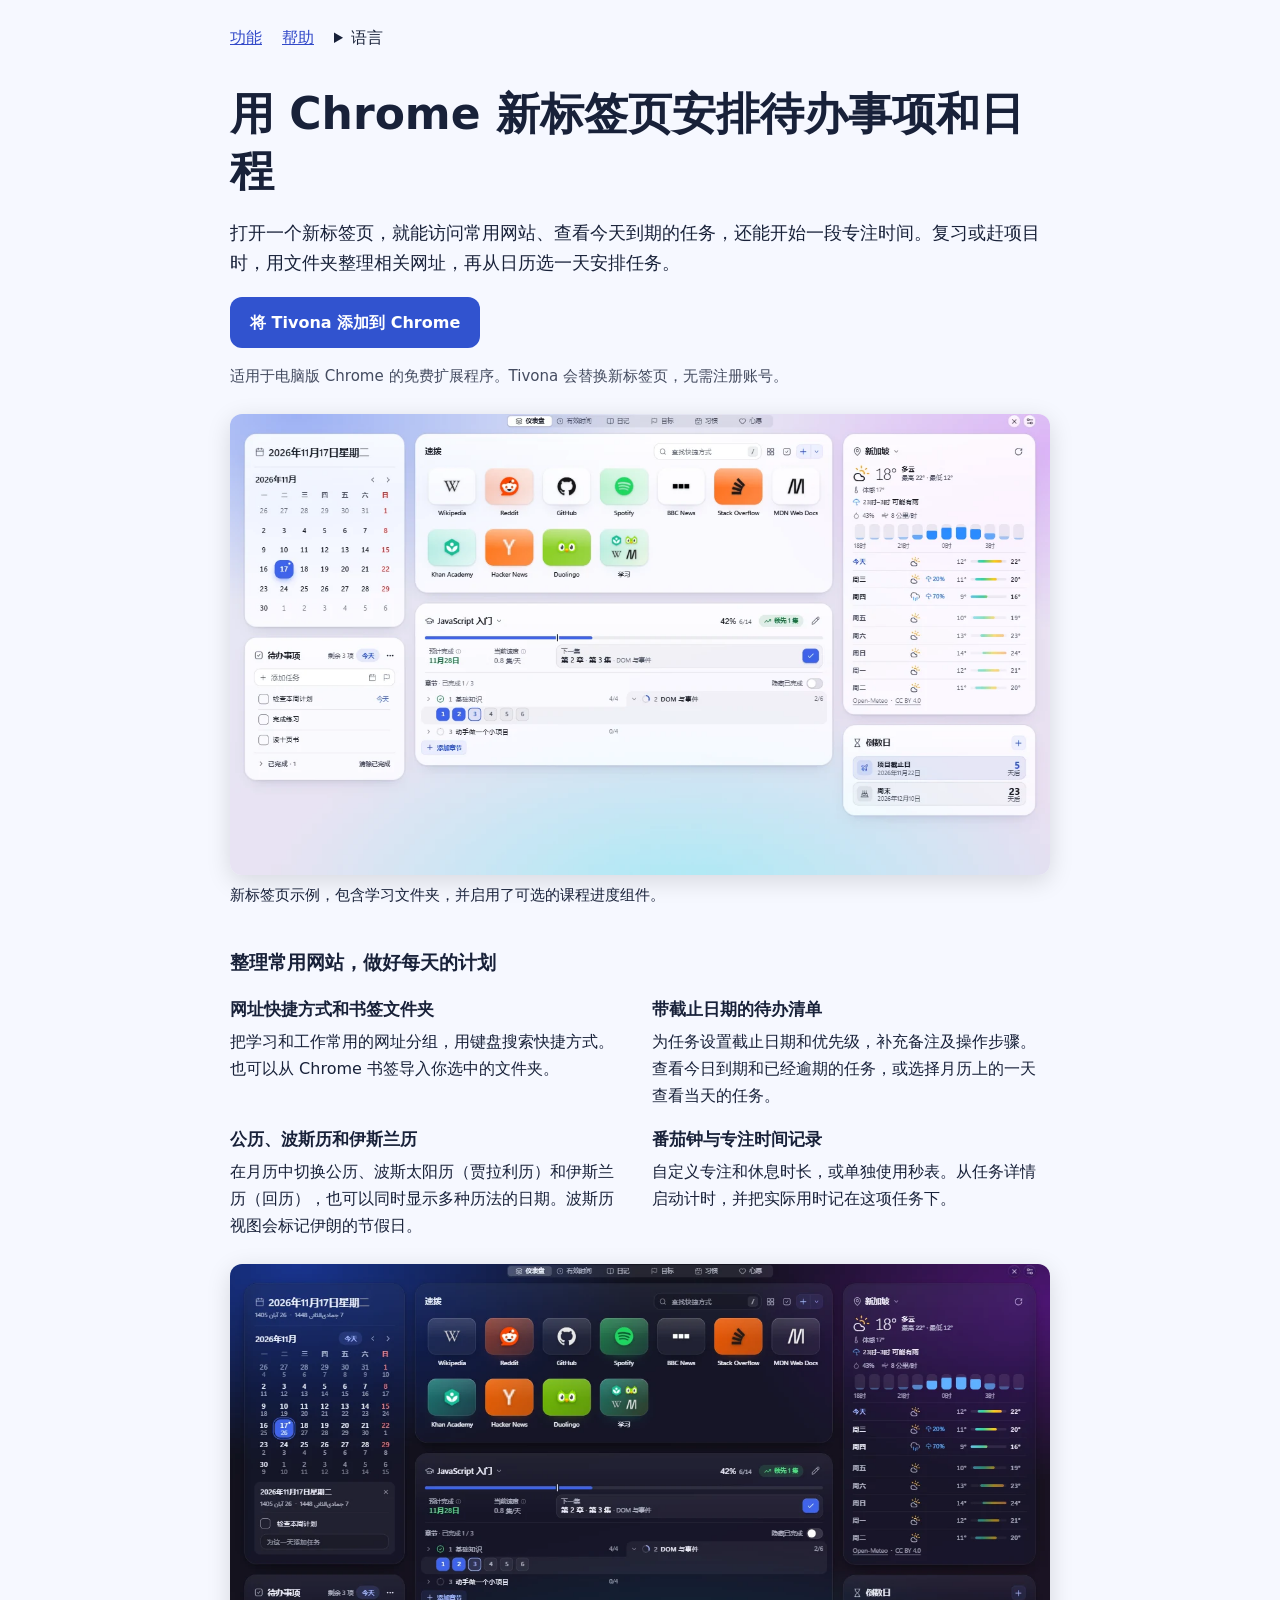
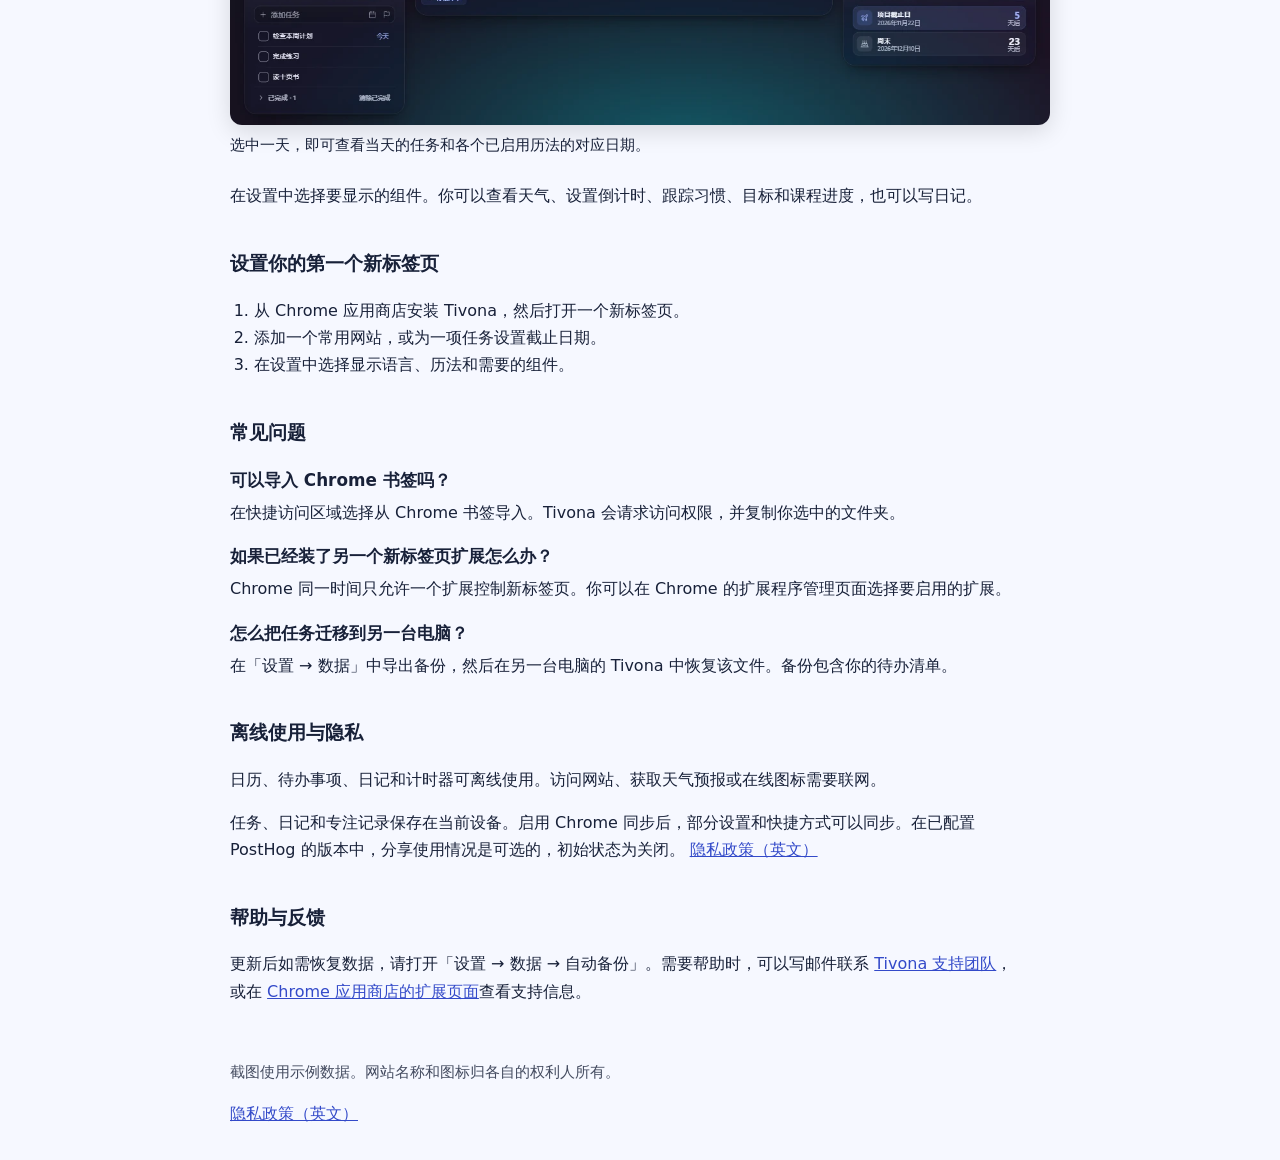
<file: zh-hans/index.html>
<!doctype html>
<html lang="zh-Hans" dir="ltr">
<!-- Generated by npm run site from scripts/site-copy/. -->
<head>
  <meta charset="utf-8">
  <meta name="viewport" content="width=device-width, initial-scale=1">
  <title>Tivona | 带待办事项和日历的 Chrome 新标签页</title>
  <meta name="description" content="用 Tivona 整理 Chrome 新标签页。把常用网址、书签文件夹、待办事项、日历和番茄钟放在同一页，打开标签页就能安排当天的任务。">
  <link rel="canonical" href="https://sakha1370.github.io/dial/zh-hans/">
  <link rel="alternate" hreflang="en" href="https://sakha1370.github.io/dial/">
  <link rel="alternate" hreflang="fa" href="https://sakha1370.github.io/dial/fa/">
  <link rel="alternate" hreflang="es" href="https://sakha1370.github.io/dial/es/">
  <link rel="alternate" hreflang="pt-BR" href="https://sakha1370.github.io/dial/pt-br/">
  <link rel="alternate" hreflang="de" href="https://sakha1370.github.io/dial/de/">
  <link rel="alternate" hreflang="tr" href="https://sakha1370.github.io/dial/tr/">
  <link rel="alternate" hreflang="ar" href="https://sakha1370.github.io/dial/ar/">
  <link rel="alternate" hreflang="ru" href="https://sakha1370.github.io/dial/ru/">
  <link rel="alternate" hreflang="zh-Hans" href="https://sakha1370.github.io/dial/zh-hans/">
  <link rel="alternate" hreflang="x-default" href="https://sakha1370.github.io/dial/">
  <meta property="og:type" content="website">
  <meta property="og:site_name" content="Tivona">
  <meta property="og:locale" content="zh_CN">
  <meta property="og:title" content="Tivona | 带待办事项和日历的 Chrome 新标签页">
  <meta property="og:description" content="在 Chrome 新标签页打开常用网站、查看今天的待办事项，并启动番茄钟。">
  <meta property="og:url" content="https://sakha1370.github.io/dial/zh-hans/">
  <meta property="og:image" content="https://sakha1370.github.io/dial/assets/zh-hans/dashboard.webp">
  <meta property="og:image:width" content="1280">
  <meta property="og:image:height" content="720">
  <meta property="og:image:alt" content="Tivona 简体中文界面，展示网站快捷方式、月历、待办事项和天气预报">
  <meta name="twitter:card" content="summary_large_image">
  <link rel="icon" type="image/png" href="../assets/tivona-icon.png">
  <link rel="stylesheet" href="../help.css">
  <link rel="stylesheet" href="../landing.css">
  <script type="application/ld+json">
{
  "@context": "https://schema.org",
  "@type": "SoftwareApplication",
  "name": "Tivona",
  "url": "https://sakha1370.github.io/dial/zh-hans/",
  "description": "用 Tivona 整理 Chrome 新标签页。把常用网址、书签文件夹、待办事项、日历和番茄钟放在同一页，打开标签页就能安排当天的任务。",
  "applicationCategory": "ProductivityApplication",
  "softwareRequirements": "Chrome ≥ 109",
  "installUrl": "https://chromewebstore.google.com/detail/aeoijkdjmndfjkkalijcjafcmhmloemh",
  "image": "https://sakha1370.github.io/dial/assets/zh-hans/dashboard.webp",
  "offers": {
    "@type": "Offer",
    "price": 0,
    "priceCurrency": "USD"
  }
}
  </script>
</head>
<body>
  <a class="skip-link" href="#main">跳到主要内容</a>
  <header class="site-header">
    <nav aria-label="网站导航">
      <a href="#features">功能</a>
      <a href="#help">帮助</a>
      <details class="language-picker">
        <summary>语言</summary>
        <ul class="language-links">
          <li><a href="../" hreflang="en" lang="en" dir="ltr">English</a></li>
          <li><a href="../fa/" hreflang="fa" lang="fa" dir="rtl">فارسی</a></li>
          <li><a href="../es/" hreflang="es" lang="es" dir="ltr">Español</a></li>
          <li><a href="../pt-br/" hreflang="pt-BR" lang="pt-BR" dir="ltr">Português do Brasil</a></li>
          <li><a href="../de/" hreflang="de" lang="de" dir="ltr">Deutsch</a></li>
          <li><a href="../tr/" hreflang="tr" lang="tr" dir="ltr">Türkçe</a></li>
          <li><a href="../ar/" hreflang="ar" lang="ar" dir="rtl">العربية</a></li>
          <li><a href="../ru/" hreflang="ru" lang="ru" dir="ltr">Русский</a></li>
          <li><a href="../zh-hans/" hreflang="zh-Hans" lang="zh-Hans" dir="ltr" aria-current="page">简体中文</a></li>
        </ul>
      </details>
    </nav>
  </header>
  <main id="main" class="landing" tabindex="-1">
    <div class="hero">
      <h1>用 Chrome 新标签页安排待办事项和日程</h1>
      <p>打开一个新标签页，就能访问常用网站、查看今天到期的任务，还能开始一段专注时间。复习或赶项目时，用文件夹整理相关网址，再从日历选一天安排任务。</p>
      <p><a class="cta" id="install" href="https://chromewebstore.google.com/detail/aeoijkdjmndfjkkalijcjafcmhmloemh?hl=zh-CN&amp;utm_source=tivona_site&amp;utm_medium=referral&amp;utm_campaign=homepage&amp;utm_content=zh-hans">将 Tivona 添加到 Chrome</a></p>
      <p class="muted">适用于电脑版 Chrome 的免费扩展程序。Tivona 会替换新标签页，无需注册账号。</p>
      <figure class="preview">
        <img src="../assets/zh-hans/dashboard.webp" srcset="../assets/zh-hans/dashboard-640.webp 640w, ../assets/zh-hans/dashboard.webp 1280w" sizes="(max-width: 868px) calc(100vw - 48px), 820px" width="1280" height="720" fetchpriority="high" decoding="async" alt="Tivona 简体中文界面，展示网站快捷方式、月历、待办事项和天气预报">
        <figcaption>新标签页示例，包含学习文件夹，并启用了可选的课程进度组件。</figcaption>
      </figure>
    </div>

    <section aria-labelledby="features">
      <h2 id="features">整理常用网站，做好每天的计划</h2>
      <div class="features">
        <div>
          <h3>网址快捷方式和书签文件夹</h3>
          <p>把学习和工作常用的网址分组，用键盘搜索快捷方式。也可以从 Chrome 书签导入你选中的文件夹。</p>
        </div>
        <div>
          <h3>带截止日期的待办清单</h3>
          <p>为任务设置截止日期和优先级，补充备注及操作步骤。查看今日到期和已经逾期的任务，或选择月历上的一天查看当天的任务。</p>
        </div>
        <div>
          <h3>公历、波斯历和伊斯兰历</h3>
          <p>在月历中切换公历、波斯太阳历（贾拉利历）和伊斯兰历（回历），也可以同时显示多种历法的日期。波斯历视图会标记伊朗的节假日。</p>
        </div>
        <div>
          <h3>番茄钟与专注时间记录</h3>
          <p>自定义专注和休息时长，或单独使用秒表。从任务详情启动计时，并把实际用时记在这项任务下。</p>
        </div>
      </div>
      <figure class="preview">
        <img src="../assets/zh-hans/calendars.webp" srcset="../assets/zh-hans/calendars-640.webp 640w, ../assets/zh-hans/calendars.webp 1280w" sizes="(max-width: 868px) calc(100vw - 48px), 820px" width="1280" height="720" loading="lazy" decoding="async" alt="Tivona 月历中的选中日期、其他历法的对应日期和当天的待办任务">
        <figcaption>选中一天，即可查看当天的任务和各个已启用历法的对应日期。</figcaption>
      </figure>
      <p>在设置中选择要显示的组件。你可以查看天气、设置倒计时、跟踪习惯、目标和课程进度，也可以写日记。</p>
    </section>

    <section aria-labelledby="getting-started">
      <h2 id="getting-started">设置你的第一个新标签页</h2>
      <ol>
        <li>从 Chrome 应用商店安装 Tivona，然后打开一个新标签页。</li>
        <li>添加一个常用网站，或为一项任务设置截止日期。</li>
        <li>在设置中选择显示语言、历法和需要的组件。</li>
      </ol>
    </section>

    <section class="faq" aria-labelledby="faq">
      <h2 id="faq">常见问题</h2>
        <div>
          <h3>可以导入 Chrome 书签吗？</h3>
          <p>在快捷访问区域选择从 Chrome 书签导入。Tivona 会请求访问权限，并复制你选中的文件夹。</p>
        </div>
        <div>
          <h3>如果已经装了另一个新标签页扩展怎么办？</h3>
          <p>Chrome 同一时间只允许一个扩展控制新标签页。你可以在 Chrome 的扩展程序管理页面选择要启用的扩展。</p>
        </div>
        <div>
          <h3>怎么把任务迁移到另一台电脑？</h3>
          <p>在「设置 → 数据」中导出备份，然后在另一台电脑的 Tivona 中恢复该文件。备份包含你的待办清单。</p>
        </div>
    </section>

    <section aria-labelledby="privacy">
      <h2 id="privacy">离线使用与隐私</h2>
      <p>日历、待办事项、日记和计时器可离线使用。访问网站、获取天气预报或在线图标需要联网。</p>
      <p>任务、日记和专注记录保存在当前设备。启用 Chrome 同步后，部分设置和快捷方式可以同步。在已配置 PostHog 的版本中，分享使用情况是可选的，初始状态为关闭。 <a href="../privacy.html" hreflang="en">隐私政策（英文）</a></p>
    </section>

    <section aria-labelledby="help">
      <h2 id="help">帮助与反馈</h2>
      <p>更新后如需恢复数据，请打开「设置 → 数据 → 自动备份」。需要帮助时，可以写邮件联系 <a href="mailto:sakha1370@gmail.com">Tivona 支持团队</a>，或在 <a href="https://chromewebstore.google.com/detail/aeoijkdjmndfjkkalijcjafcmhmloemh?hl=zh-CN">Chrome 应用商店的扩展页面</a>查看支持信息。</p>
    </section>
  </main>
  <footer class="site-footer">
    <p class="muted">截图使用示例数据。网站名称和图标归各自的权利人所有。</p>
    <a href="../privacy.html" hreflang="en">隐私政策（英文）</a>
  </footer>
</body>
</html>
</file>
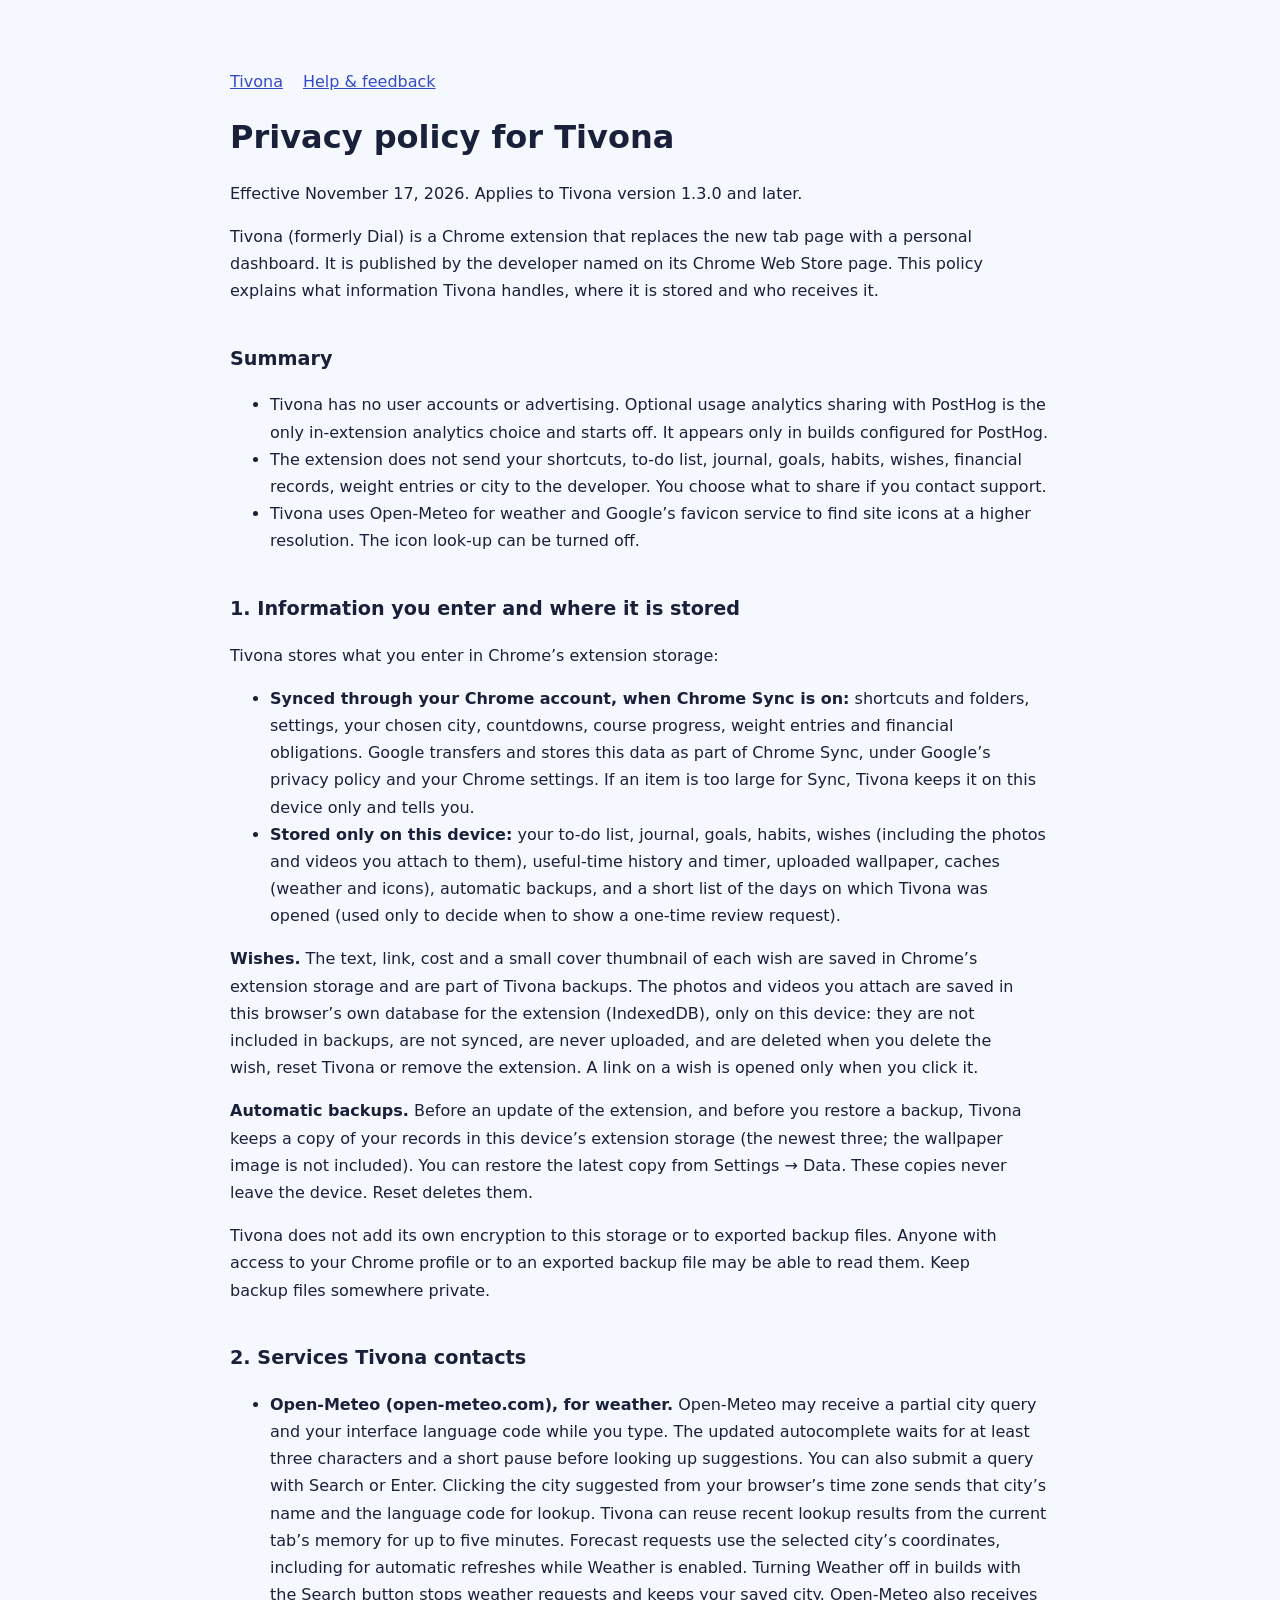
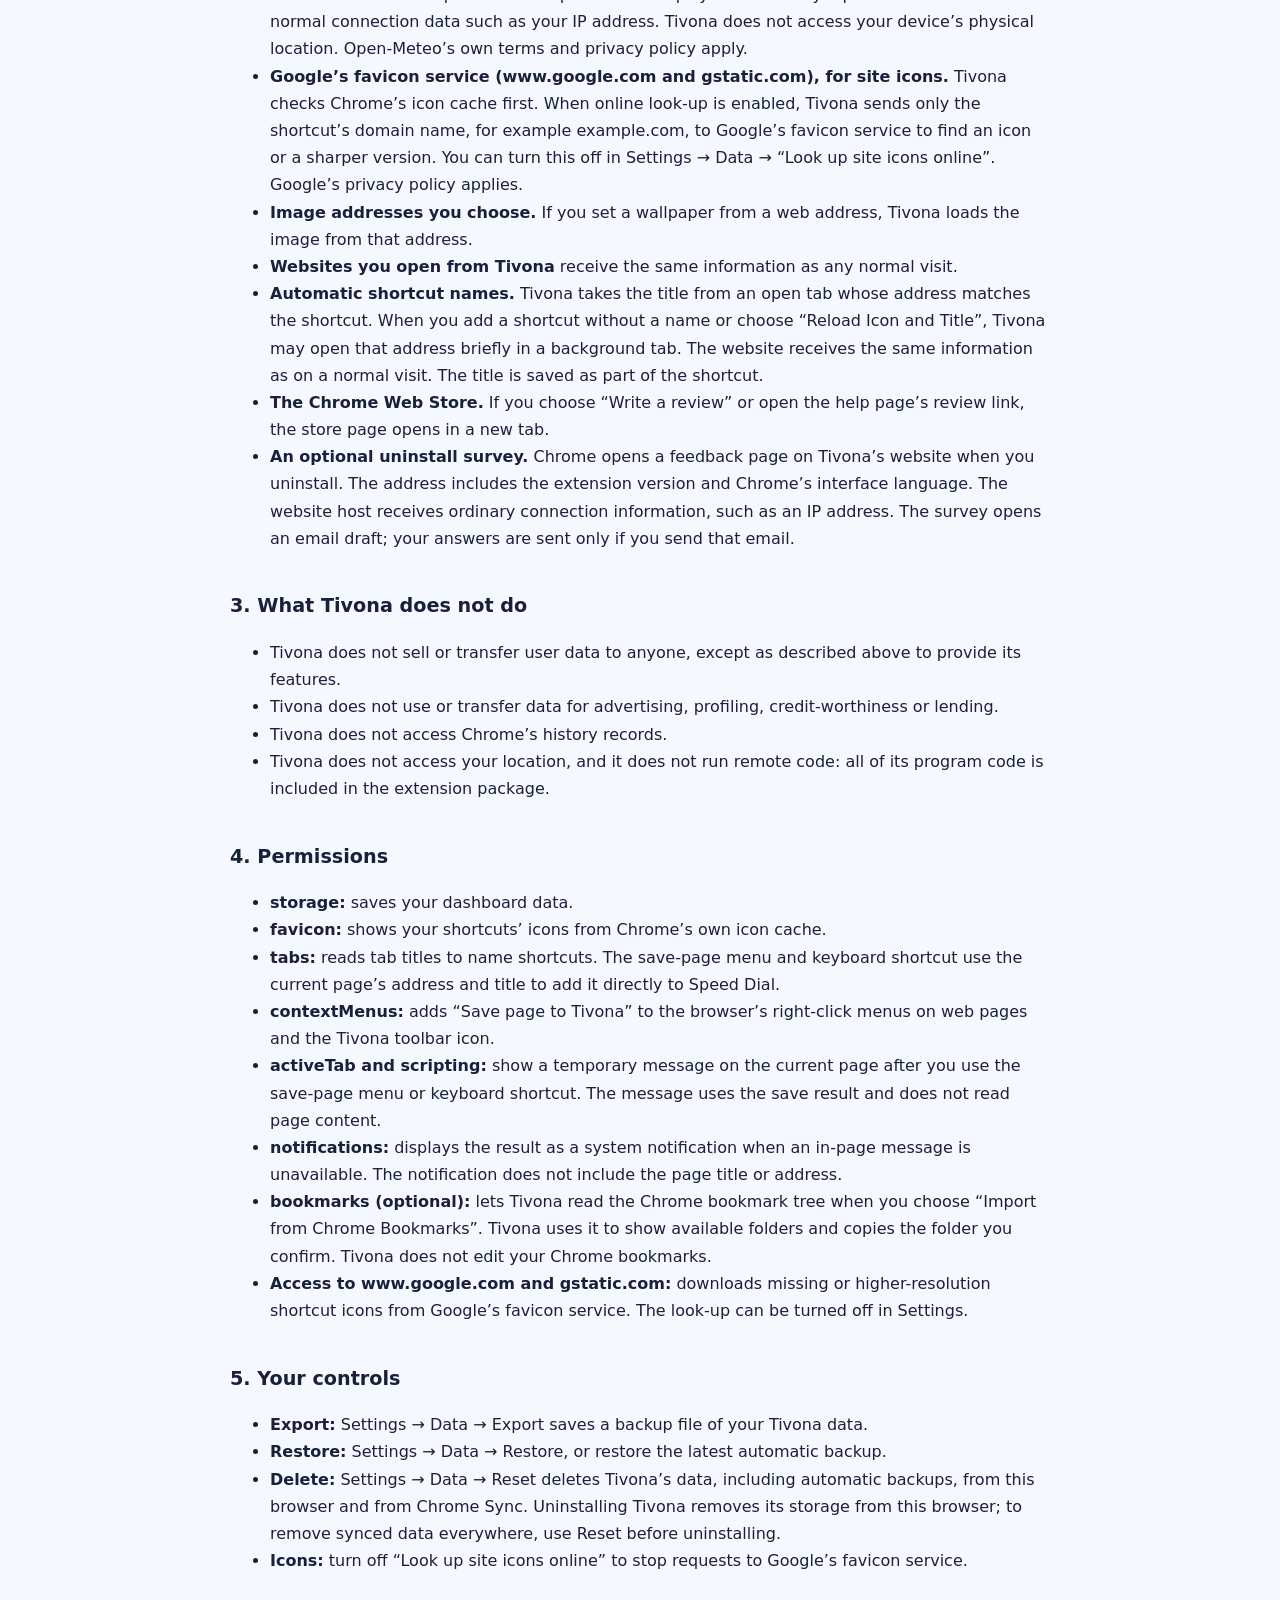
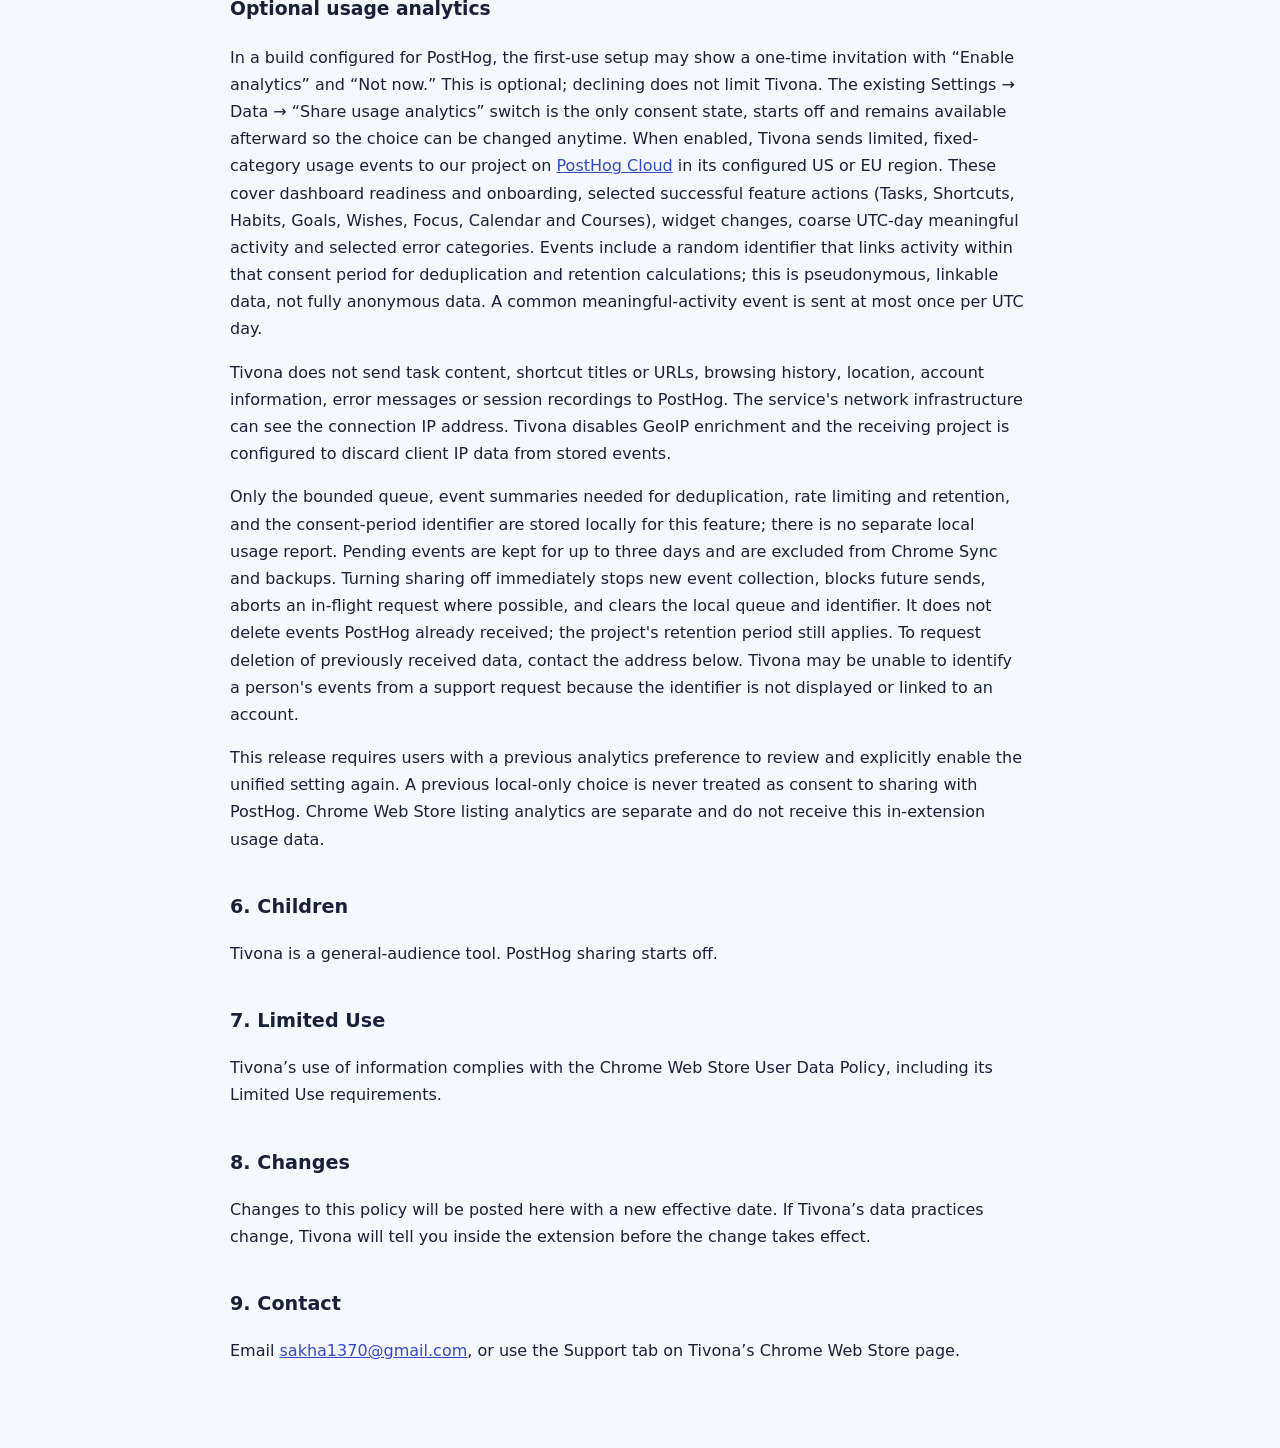
<file: privacy.html>
<!doctype html>
<html lang="en"><head><meta charset="utf-8"><meta name="viewport" content="width=device-width, initial-scale=1"><title>Tivona — Privacy policy</title><link rel="stylesheet" href="help.css">
<meta name="description" content="Learn where Tivona stores dashboard data, when it contacts online services and how to manage sync, backups and optional usage sharing.">
<link rel="canonical" href="https://sakha1370.github.io/dial/privacy.html">
<link rel="icon" type="image/png" href="assets/tivona-icon.png">
</head>
<body><main>
<nav><a href="./">Tivona</a><a href="./#help">Help &amp; feedback</a></nav>
<h1>Privacy policy for Tivona</h1>
<p>Effective November 17, 2026. Applies to Tivona version 1.3.0 and later.</p>
<p>Tivona (formerly Dial) is a Chrome extension that replaces the new tab page with a personal dashboard. It is published by the developer named on its Chrome Web Store page. This policy explains what information Tivona handles, where it is stored and who receives it.</p>

<h2>Summary</h2>
<ul>
<li>Tivona has no user accounts or advertising. Optional usage analytics sharing with PostHog is the only in-extension analytics choice and starts off. It appears only in builds configured for PostHog.</li>
<li>The extension does not send your shortcuts, to-do list, journal, goals, habits, wishes, financial records, weight entries or city to the developer. You choose what to share if you contact support.</li>
<li>Tivona uses Open-Meteo for weather and Google’s favicon service to find site icons at a higher resolution. The icon look-up can be turned off.</li>
</ul>

<h2>1. Information you enter and where it is stored</h2>
<p>Tivona stores what you enter in Chrome’s extension storage:</p>
<ul>
<li><strong>Synced through your Chrome account, when Chrome Sync is on:</strong> shortcuts and folders, settings, your chosen city, countdowns, course progress, weight entries and financial obligations. Google transfers and stores this data as part of Chrome Sync, under Google’s privacy policy and your Chrome settings. If an item is too large for Sync, Tivona keeps it on this device only and tells you.</li>
<li><strong>Stored only on this device:</strong> your to-do list, journal, goals, habits, wishes (including the photos and videos you attach to them), useful-time history and timer, uploaded wallpaper, caches (weather and icons), automatic backups, and a short list of the days on which Tivona was opened (used only to decide when to show a one-time review request).</li>
</ul>
<p><strong>Wishes.</strong> The text, link, cost and a small cover thumbnail of each wish are saved in Chrome’s extension storage and are part of Tivona backups. The photos and videos you attach are saved in this browser’s own database for the extension (IndexedDB), only on this device: they are not included in backups, are not synced, are never uploaded, and are deleted when you delete the wish, reset Tivona or remove the extension. A link on a wish is opened only when you click it.</p>
<p><strong>Automatic backups.</strong> Before an update of the extension, and before you restore a backup, Tivona keeps a copy of your records in this device’s extension storage (the newest three; the wallpaper image is not included). You can restore the latest copy from Settings → Data. These copies never leave the device. Reset deletes them.</p>
<p>Tivona does not add its own encryption to this storage or to exported backup files. Anyone with access to your Chrome profile or to an exported backup file may be able to read them. Keep backup files somewhere private.</p>

<h2>2. Services Tivona contacts</h2>
<ul>
<li><strong>Open-Meteo (open-meteo.com), for weather.</strong> Open-Meteo may receive a partial city query and your interface language code while you type. The updated autocomplete waits for at least three characters and a short pause before looking up suggestions. You can also submit a query with Search or Enter. Clicking the city suggested from your browser’s time zone sends that city’s name and the language code for lookup. Tivona can reuse recent lookup results from the current tab’s memory for up to five minutes. Forecast requests use the selected city’s coordinates, including for automatic refreshes while Weather is enabled. Turning Weather off in builds with the Search button stops weather requests and keeps your saved city. Open-Meteo also receives normal connection data such as your IP address. Tivona does not access your device’s physical location. Open-Meteo’s own terms and privacy policy apply.</li>
<li><strong>Google’s favicon service (www.google.com and gstatic.com), for site icons.</strong> Tivona checks Chrome’s icon cache first. When online look-up is enabled, Tivona sends only the shortcut’s domain name, for example example.com, to Google’s favicon service to find an icon or a sharper version. You can turn this off in Settings → Data → “Look up site icons online”. Google’s privacy policy applies.</li>
<li><strong>Image addresses you choose.</strong> If you set a wallpaper from a web address, Tivona loads the image from that address.</li>
<li><strong>Websites you open from Tivona</strong> receive the same information as any normal visit.</li>
<li><strong>Automatic shortcut names.</strong> Tivona takes the title from an open tab whose address matches the shortcut. When you add a shortcut without a name or choose “Reload Icon and Title”, Tivona may open that address briefly in a background tab. The website receives the same information as on a normal visit. The title is saved as part of the shortcut.</li>
<li><strong>The Chrome Web Store.</strong> If you choose “Write a review” or open the help page’s review link, the store page opens in a new tab.</li>
<li><strong>An optional uninstall survey.</strong> Chrome opens a feedback page on Tivona’s website when you uninstall. The address includes the extension version and Chrome’s interface language. The website host receives ordinary connection information, such as an IP address. The survey opens an email draft; your answers are sent only if you send that email.</li>
</ul>

<h2>3. What Tivona does not do</h2>
<ul>
<li>Tivona does not sell or transfer user data to anyone, except as described above to provide its features.</li>
<li>Tivona does not use or transfer data for advertising, profiling, credit-worthiness or lending.</li>
<li>Tivona does not access Chrome’s history records.</li>
<li>Tivona does not access your location, and it does not run remote code: all of its program code is included in the extension package.</li>
</ul>

<h2>4. Permissions</h2>
<ul>
<li><strong>storage:</strong> saves your dashboard data.</li>
<li><strong>favicon:</strong> shows your shortcuts’ icons from Chrome’s own icon cache.</li>
<li><strong>tabs:</strong> reads tab titles to name shortcuts. The save-page menu and keyboard shortcut use the current page’s address and title to add it directly to Speed Dial.</li>
<li><strong>contextMenus:</strong> adds “Save page to Tivona” to the browser’s right-click menus on web pages and the Tivona toolbar icon.</li>
<li><strong>activeTab and scripting:</strong> show a temporary message on the current page after you use the save-page menu or keyboard shortcut. The message uses the save result and does not read page content.</li>
<li><strong>notifications:</strong> displays the result as a system notification when an in-page message is unavailable. The notification does not include the page title or address.</li>
<li><strong>bookmarks (optional):</strong> lets Tivona read the Chrome bookmark tree when you choose “Import from Chrome Bookmarks”. Tivona uses it to show available folders and copies the folder you confirm. Tivona does not edit your Chrome bookmarks.</li>
<li><strong>Access to www.google.com and gstatic.com:</strong> downloads missing or higher-resolution shortcut icons from Google’s favicon service. The look-up can be turned off in Settings.</li>
</ul>

<h2>5. Your controls</h2>
<ul>
<li><strong>Export:</strong> Settings → Data → Export saves a backup file of your Tivona data.</li>
<li><strong>Restore:</strong> Settings → Data → Restore, or restore the latest automatic backup.</li>
<li><strong>Delete:</strong> Settings → Data → Reset deletes Tivona’s data, including automatic backups, from this browser and from Chrome Sync. Uninstalling Tivona removes its storage from this browser; to remove synced data everywhere, use Reset before uninstalling.</li>
<li><strong>Icons:</strong> turn off “Look up site icons online” to stop requests to Google’s favicon service.</li>
</ul>

<h3 id="posthog">Optional usage analytics</h3>
<p>In a build configured for PostHog, the first-use setup may show a one-time invitation with “Enable analytics” and “Not now.” This is optional; declining does not limit Tivona. The existing Settings → Data → “Share usage analytics” switch is the only consent state, starts off and remains available afterward so the choice can be changed anytime. When enabled, Tivona sends limited, fixed-category usage events to our project on <a href="https://posthog.com/privacy">PostHog Cloud</a> in its configured US or EU region. These cover dashboard readiness and onboarding, selected successful feature actions (Tasks, Shortcuts, Habits, Goals, Wishes, Focus, Calendar and Courses), widget changes, coarse UTC-day meaningful activity and selected error categories. Events include a random identifier that links activity within that consent period for deduplication and retention calculations; this is pseudonymous, linkable data, not fully anonymous data. A common meaningful-activity event is sent at most once per UTC day.</p>
<p>Tivona does not send task content, shortcut titles or URLs, browsing history, location, account information, error messages or session recordings to PostHog. The service's network infrastructure can see the connection IP address. Tivona disables GeoIP enrichment and the receiving project is configured to discard client IP data from stored events.</p>
<p>Only the bounded queue, event summaries needed for deduplication, rate limiting and retention, and the consent-period identifier are stored locally for this feature; there is no separate local usage report. Pending events are kept for up to three days and are excluded from Chrome Sync and backups. Turning sharing off immediately stops new event collection, blocks future sends, aborts an in-flight request where possible, and clears the local queue and identifier. It does not delete events PostHog already received; the project's retention period still applies. To request deletion of previously received data, contact the address below. Tivona may be unable to identify a person's events from a support request because the identifier is not displayed or linked to an account.</p>
<p>This release requires users with a previous analytics preference to review and explicitly enable the unified setting again. A previous local-only choice is never treated as consent to sharing with PostHog. Chrome Web Store listing analytics are separate and do not receive this in-extension usage data.</p>

<h2>6. Children</h2>
<p>Tivona is a general-audience tool. PostHog sharing starts off.</p>

<h2>7. Limited Use</h2>
<p>Tivona’s use of information complies with the Chrome Web Store User Data Policy, including its Limited Use requirements.</p>

<h2>8. Changes</h2>
<p>Changes to this policy will be posted here with a new effective date. If Tivona’s data practices change, Tivona will tell you inside the extension before the change takes effect.</p>

<h2>9. Contact</h2>
<p>Email <a href="mailto:sakha1370@gmail.com">sakha1370@gmail.com</a>, or use the Support tab on Tivona’s Chrome Web Store page.</p>
</main></body></html>
</file>
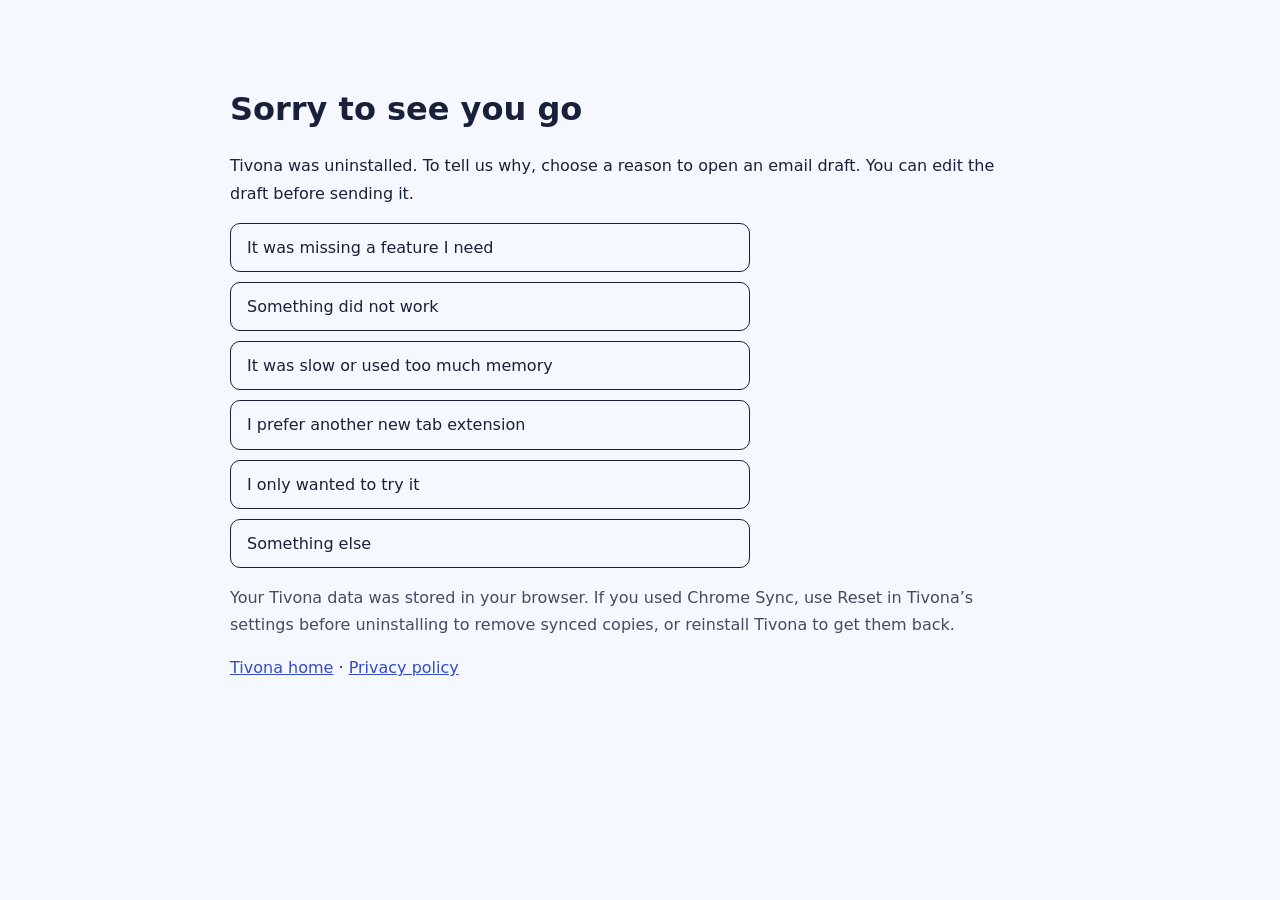
<file: uninstall.html>
<!doctype html>
<html lang="en"><head><meta charset="utf-8"><meta name="viewport" content="width=device-width, initial-scale=1">
<title>Tivona — Uninstall feedback</title><meta name="robots" content="noindex">
<link rel="icon" type="image/png" href="assets/tivona-icon.png"><link rel="stylesheet" href="help.css">
<style> .reasons { display: grid; gap: 10px; max-width: 520px; } .reasons a { display: block; } </style></head>
<body><main>
<h1>Sorry to see you go</h1>
<p>Tivona was uninstalled. To tell us why, choose a reason to open an email draft. You can edit the draft before sending it.</p>
<div class="reasons" id="reasons"></div>
<p class="muted">Your Tivona data was stored in your browser. If you used Chrome Sync, use Reset in Tivona’s settings before uninstalling to remove synced copies, or reinstall Tivona to get them back.</p>
<p><a href="./">Tivona home</a> · <a href="privacy.html">Privacy policy</a></p>
<script>
  // Support address, the same one shown on the Chrome Web Store listing.
  var CONTACT = 'sakha1370@gmail.com';
  var params = new URLSearchParams(location.search);
  var context = 'Tivona ' + (params.get('v') || '') + ' · ' + (params.get('lang') || '');
  [
    'It was missing a feature I need',
    'Something did not work',
    'It was slow or used too much memory',
    'I prefer another new tab extension',
    'I only wanted to try it',
    'Something else'
  ].forEach(function (reason) {
    var a = document.createElement('a');
    a.className = 'button';
    a.textContent = reason;
    a.href = 'mailto:' + CONTACT + '?subject=' + encodeURIComponent('Why I uninstalled Tivona') +
      '&body=' + encodeURIComponent(reason + '\n\nAnything else (optional):\n\n— ' + context);
    document.getElementById('reasons').appendChild(a);
  });
</script>
</main></body></html>
</file>
<file: help.css>
:root { color-scheme: light dark; font: 16px/1.7 system-ui, sans-serif; }
body { margin: 0; background: light-dark(#f6f8ff, #141825); color: light-dark(#182139, #e4eaff); }
main { max-width: 820px; margin: 40px auto; padding: 28px; }
h1 { line-height: 1.3; } h2 { font-size: 1.2rem; margin-top: 2em; }
a { color: light-dark(#334ac9, #a6b4ff); } p, li { max-width: 78ch; }
button, .button { display: inline-block; padding: 10px 16px; border: 1px solid currentColor; border-radius: 10px; background: transparent; color: inherit; font: inherit; cursor: pointer; text-decoration: none; }
:focus-visible {
  outline: 1px solid; outline-offset: 2px;
  outline-color: light-dark(rgba(28, 36, 58, 0.66), rgba(222, 228, 245, 0.62));
}
pre { white-space: pre-wrap; overflow-wrap: anywhere; padding: 16px; border: 1px solid #8888; border-radius: 12px; }
.hidden { display: none; } .muted { opacity: .8; } nav { display: flex; gap: 20px; flex-wrap: wrap; }
@font-face { font-family: Vazirmatn; src: url('fonts/Vazirmatn-NL-wght.woff2'); font-display: swap; }
[lang=fa] { font-family: Vazirmatn, system-ui, sans-serif; }
@media (max-width: 600px) { main { margin: 0; padding: 24px; } }
</file>
<file: landing.css>
.landing,
.site-header,
.site-footer {
  box-sizing: border-box;
  width: min(100%, 868px);
  max-width: none;
  margin-inline: auto;
  padding-inline: 24px;
}

.site-header { padding-block-start: 18px; }
.site-header nav { position: relative; align-items: center; gap: 8px 20px; }
.site-header a { display: inline-block; padding-block: 6px; }
.language-picker summary { padding-block: 6px; cursor: pointer; }
.language-links {
  position: absolute;
  inset-block-start: 100%;
  inset-inline-end: 0;
  z-index: 2;
  box-sizing: border-box;
  width: min(19rem, 100%);
  margin: 0;
  padding: 8px;
  border: 1px solid light-dark(#a6aec5, #6b7796);
  border-radius: 12px;
  background: light-dark(#fff, #1d2436);
  box-shadow: 0 6px 24px #0002;
  list-style: none;
}
.language-picker[open] .language-links {
  display: grid;
  grid-template-columns: repeat(2, minmax(0, 1fr));
  gap: 2px;
}
.language-links a {
  display: block;
  padding-inline: 8px;
  border-radius: 6px;
  overflow-wrap: anywhere;
}
.language-links a[aria-current="page"] { font-weight: 700; }

.landing { margin-block: 0; padding-block: 8px 24px; }
.site-footer { padding-block: 0 32px; }

.skip-link {
  position: absolute;
  inset-block-start: 8px;
  inset-inline-start: 8px;
  z-index: 1;
  padding: 8px 14px;
  background: light-dark(#f6f8ff, #141825);
}
.skip-link:not(:focus) { clip-path: inset(50%); }
a:focus-visible { outline: 2px solid currentColor; outline-offset: 3px; }

.hero h1 { font-size: clamp(1.8rem, 5vw, 2.75rem); margin-block: 20px 12px; }
.hero > p:first-of-type { font-size: 1.125rem; }
.hero .muted, .site-footer p { font-size: .94rem; }
.cta {
  display: inline-block;
  padding: 12px 20px;
  border-radius: 12px;
  background: #3153cf;
  color: #fff;
  font-weight: 700;
  text-decoration: none;
}
.cta:hover { background: #2745b6; }
.cta:focus-visible { outline-color: light-dark(#182139, #e4eaff); }

.preview { margin: 24px 0; }
.preview img {
  display: block;
  width: 100%;
  height: auto;
  border-radius: 12px;
  box-shadow: 0 6px 24px #0002;
}
.preview figcaption { margin-block-start: 8px; font-size: .94rem; }

.features {
  display: grid;
  grid-template-columns: repeat(2, minmax(0, 1fr));
  gap: 16px 24px;
}
.features h3 { font-size: 1.05rem; margin-block: 0 4px; }
.features p { margin: 0; }
.faq h3 { font-size: 1.05rem; margin-block-end: 4px; }
.faq p { margin-block-start: 0; }
.landing ol { padding-inline-start: 24px; }

@media (max-width: 600px) {
  .features { grid-template-columns: 1fr; }
}
</file>
